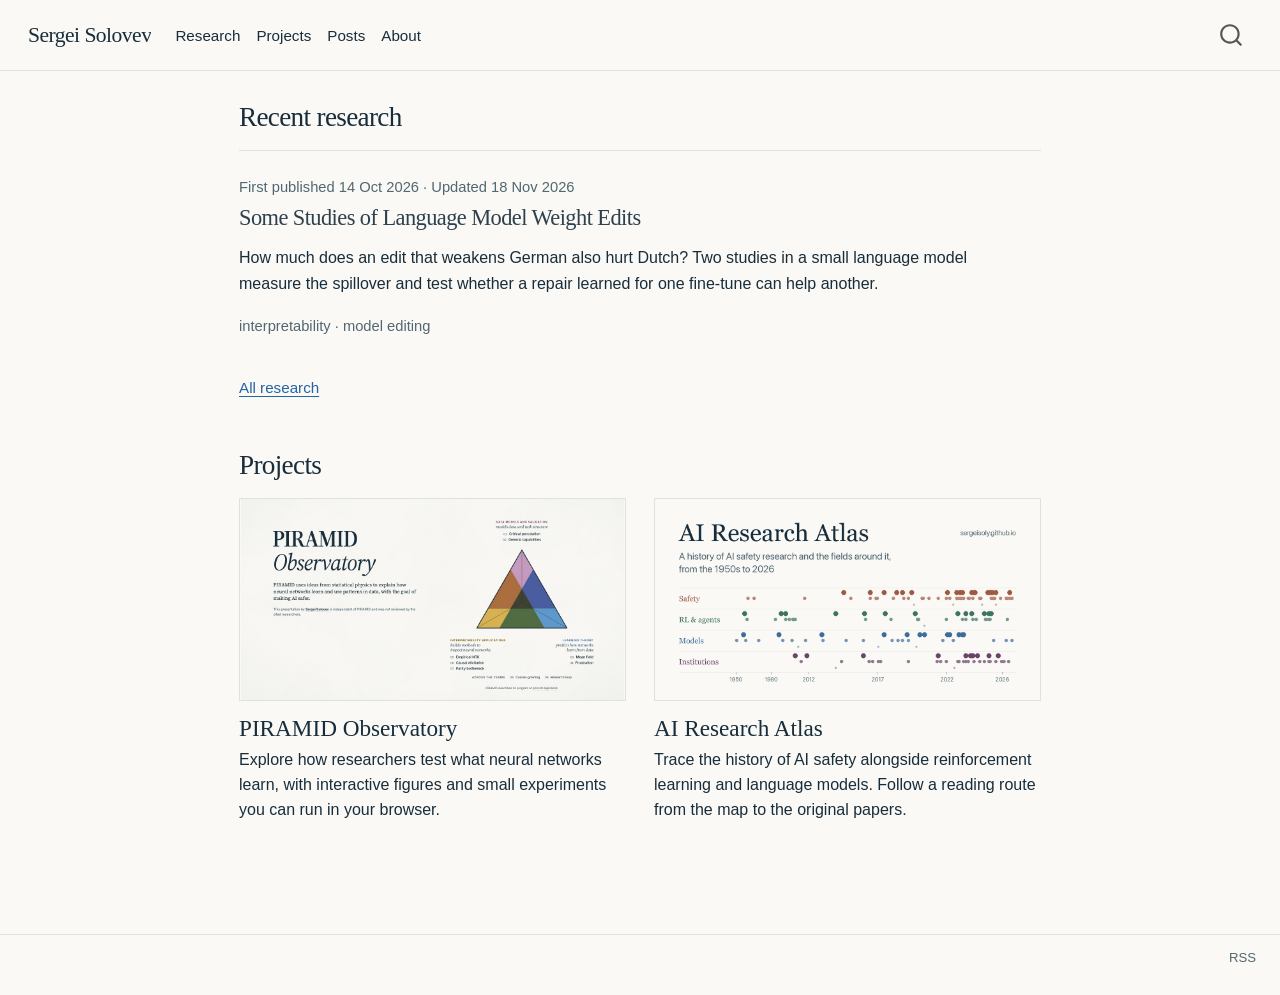
<file: index.html>
<!DOCTYPE html>
<html xmlns="http://www.w3.org/1999/xhtml" lang="en" xml:lang="en"><head>

<meta charset="utf-8">
<meta name="generator" content="quarto-1.10.19">

<meta name="viewport" content="width=device-width, initial-scale=1.0, user-scalable=yes">

<meta name="description" content="Research, interactive projects, and writing by Sergei Solovev.">

<title>Research, projects, and posts – Sergei Solovev</title>
<style>
/* Default styles provided by pandoc.
** See https://pandoc.org/MANUAL.html#variables-for-html for config info.
*/
span.smallcaps{font-variant: small-caps;}
div.columns{display: flex; gap: 1.5em;}
div.column{flex: auto;}
@media screen {
div.columns{gap: min(4vw, 1.5em);}
div.column{overflow-x: auto;}
}
div.hanging-indent{margin-left: 1.5em; text-indent: -1.5em;}
ul.task-list{list-style: none;}
ul.task-list li input[type="checkbox"] {
  width: 0.8em;
  margin: 0 0.8em 0.2em -1em; /* quarto-specific, see https://github.com/quarto-dev/quarto-cli/issues/4556 */ 
  vertical-align: middle;
}
.display.math{display: block; text-align: center; margin: 0.5rem auto;}
</style>


<script src="site_libs/quarto-nav/quarto-nav.js"></script>
<script src="site_libs/quarto-nav/headroom.min.js"></script>
<script src="site_libs/clipboard/clipboard.min.js"></script>
<script src="site_libs/quarto-search/autocomplete.umd.js"></script>
<script src="site_libs/quarto-search/fuse.min.js"></script>
<script src="site_libs/quarto-search/quarto-search.js"></script>
<meta name="quarto:offset" content="./">
<link href="./favicon.svg" rel="icon" type="image/svg+xml">
<script src="site_libs/quarto-listing/list.min.js"></script>
<script src="site_libs/quarto-listing/quarto-listing.js"></script>
<script src="site_libs/quarto-html/quarto.js" type="module"></script>
<script src="site_libs/quarto-html/tabsets/tabsets.js" type="module"></script>
<script src="site_libs/quarto-html/popper.min.js"></script>
<script src="site_libs/quarto-html/tippy.umd.min.js"></script>
<link href="site_libs/quarto-html/tippy.css" rel="stylesheet">
<link href="site_libs/quarto-html/quarto-syntax-highlighting-bf27225e3a48a9273f3daa8f8e829971.css" rel="stylesheet" id="quarto-text-highlighting-styles">
<script src="site_libs/bootstrap/bootstrap.min.js"></script>
<link href="site_libs/bootstrap/bootstrap-icons.css" rel="stylesheet">
<link href="site_libs/bootstrap/bootstrap-445b8638c3d06994fee0907d791121c4.min.css" rel="stylesheet" append-hash="true" id="quarto-bootstrap" data-mode="light">
<script id="quarto-search-options" type="application/json">{
  "location": "navbar",
  "copy-button": false,
  "collapse-after": 3,
  "panel-placement": "end",
  "type": "overlay",
  "limit": 50,
  "keyboard-shortcut": [
    "f",
    "/",
    "s"
  ],
  "show-item-context": false,
  "language": {
    "search-no-results-text": "No results",
    "search-matching-documents-text": "matching documents",
    "search-copy-link-title": "Copy link to search",
    "search-hide-matches-text": "Hide additional matches",
    "search-more-match-text": "more match in this document",
    "search-more-matches-text": "more matches in this document",
    "search-clear-button-title": "Clear",
    "search-text-placeholder": "",
    "search-detached-cancel-button-title": "Cancel",
    "search-submit-button-title": "Submit",
    "search-label": "Search"
  }
}</script>
<script>

  window.document.addEventListener("DOMContentLoaded", function (_event) {
    const listingTargetEl = window.document.querySelector('#listing-recent-writing .list');
    if (!listingTargetEl) {
      // No listing discovered, do not attach.
      return; 
    }

    const options = {
      valueNames: [{ data: ['index'] },{ data: ['categories'] }],
      
      searchColumns: [],
    };

    window['quarto-listings'] = window['quarto-listings'] || {};
    window['quarto-listings']['listing-recent-writing'] = new List('listing-recent-writing', options);

    if (window['quarto-listing-loaded']) {
      window['quarto-listing-loaded']();
    }
  });

  window.addEventListener('hashchange',() => {
    if (window['quarto-listing-loaded']) {
      window['quarto-listing-loaded']();
    }
  })
  </script>
<script data-goatcounter="https://sergeisoly.goatcounter.com/count" async="" src="https://gc.zgo.at/count.js" data-external="1"></script>


<link rel="stylesheet" href="styles.css">
<meta property="og:title" content="Research, projects, and posts – Sergei Solovev">
<meta property="og:description" content="Research, interactive projects, and writing by Sergei Solovev.">
<meta property="og:image" content="https://sergeisoly.github.io/piramid-observatory/social-card.jpg">
<meta property="og:site_name" content="Sergei Solovev">
<meta property="og:image:alt" content="">
<meta name="twitter:title" content="Research, projects, and posts – Sergei Solovev">
<meta name="twitter:description" content="Research, interactive projects, and writing by Sergei Solovev.">
<meta name="twitter:image" content="https://sergeisoly.github.io/piramid-observatory/social-card.jpg">
<meta name="twitter:image:alt" content="">
<meta name="twitter:card" content="summary_large_image">
</head>

<body class="nav-fixed personal-home personal-page fullcontent quarto-light">

<div id="quarto-search-results"></div>
  <header id="quarto-header" class="headroom fixed-top">
    <nav class="navbar navbar-expand-sm " data-bs-theme="dark">
      <div class="navbar-container container-fluid">
      <div class="navbar-brand-container mx-auto">
    <a class="navbar-brand" href="./index.html">
    <span class="navbar-title">Sergei Solovev</span>
    </a>
  </div>
            <div id="quarto-search" class="" title="Search"></div>
          <button class="navbar-toggler" type="button" data-bs-toggle="collapse" data-bs-target="#navbarCollapse" aria-controls="navbarCollapse" role="menu" aria-expanded="false" aria-label="Toggle navigation" onclick="if (window.quartoToggleHeadroom) { window.quartoToggleHeadroom(); }">
  <span class="navbar-toggler-icon"></span>
</button>
          <div class="collapse navbar-collapse" id="navbarCollapse">
            <ul class="navbar-nav navbar-nav-scroll me-auto">
  <li class="nav-item">
    <a class="nav-link" href="./research.html"> 
<span class="menu-text">Research</span></a>
  </li>  
  <li class="nav-item">
    <a class="nav-link" href="./projects.html"> 
<span class="menu-text">Projects</span></a>
  </li>  
  <li class="nav-item">
    <a class="nav-link" href="./posts.html"> 
<span class="menu-text">Posts</span></a>
  </li>  
  <li class="nav-item">
    <a class="nav-link" href="./about.html"> 
<span class="menu-text">About</span></a>
  </li>  
</ul>
          </div> <!-- /navcollapse -->
            <div class="quarto-navbar-tools">
</div>
      </div> <!-- /container-fluid -->
    </nav>
</header>
<!-- content -->
<div id="quarto-content" class="quarto-container page-columns page-rows-contents page-layout-article page-navbar">
<!-- sidebar -->
<!-- margin-sidebar -->
    
<!-- main -->
<main class="content" id="quarto-document-content">

<header id="title-block-header" class="quarto-title-block default">
<div class="quarto-title">
<h1 class="title">Research, projects, and posts</h1>
</div>

<div>
  <div class="description">
    Research, interactive projects, and writing by Sergei Solovev.
  </div>
</div>


<div class="quarto-title-meta">

    
  
    
  </div>
  


</header>


<section id="recent-research" class="level2">
<h2 data-anchor-id="recent-research">Recent research</h2>
<div class="writing-entry home-research-entry">
<p class="entry-meta">
First published <time datetime="2026-10-14">14 Oct 2026</time> · Updated <time datetime="2026-11-18">18 Nov 2026</time>
</p>
<h3 class="listing-title">
<a href="./interesearch/">Some Studies of Language Model Weight Edits</a>
</h3>
<p>How much does an edit that weakens German also hurt Dutch? Two studies in a small language model measure the spillover and test whether a repair learned for one fine-tune can help another.</p>
<p class="entry-topics">
interpretability · model editing
</p>
</div>
<p><a href="./research.html" class="section-link">All research</a></p>
</section>
<section id="projects" class="level2">
<h2 data-anchor-id="projects">Projects</h2>
<ul class="project-list">
  <li><a href="./piramid-observatory/">
    <img src="./piramid-observatory/social-card.jpg" alt="" width="1200" height="630">
    <span class="project-name">PIRAMID Observatory</span>
    <span class="project-description">Explore how researchers test what neural networks learn, with interactive figures and small experiments you can run in your browser.</span>
  </a></li>
  <li><a href="./projects/ai-research-atlas/">
    <img src="./projects/ai-research-atlas/atlas-card.png" alt="" width="1200" height="630">
    <span class="project-name">AI Research Atlas</span>
    <span class="project-description">Trace the history of AI safety alongside reinforcement learning and language models. Follow a reading route from the map to the original papers.</span>
  </a></li>
</ul>
<div id="listing-recent-writing" class="quarto-listing quarto-listing-container-custom">

<script>
// Quarto applies nonempty category hashes; clear the filter when Back removes one.
window.addEventListener("hashchange", () => {
  if (!new URLSearchParams(location.hash.slice(1)).get("category")) {
    Object.values(window["quarto-listings"] || {}).forEach(list => list.filter());
  }
});
</script>
<div class="listing-no-matching d-none">No matching items</div>
</div>



</section>

</main> <!-- /main -->
<script id="quarto-html-after-body" type="application/javascript">
  window.document.addEventListener("DOMContentLoaded", function (event) {
    const isCodeAnnotation = (el) => {
      for (const clz of el.classList) {
        if (clz.startsWith('code-annotation-')) {                     
          return true;
        }
      }
      return false;
    }
    const onCopySuccess = function(e) {
      // button target
      const button = e.trigger;
      // don't keep focus
      button.blur();
      // flash "checked"
      button.classList.add('code-copy-button-checked');
      var currentTitle = button.getAttribute("title");
      button.setAttribute("title", "Copied!");
      let tooltip;
      if (window.bootstrap) {
        button.setAttribute("data-bs-toggle", "tooltip");
        button.setAttribute("data-bs-placement", "left");
        button.setAttribute("data-bs-title", "Copied!");
        tooltip = new bootstrap.Tooltip(button, 
          { trigger: "manual", 
            customClass: "code-copy-button-tooltip",
            offset: [0, -8]});
        tooltip.show();    
      }
      setTimeout(function() {
        if (tooltip) {
          tooltip.hide();
          button.removeAttribute("data-bs-title");
          button.removeAttribute("data-bs-toggle");
          button.removeAttribute("data-bs-placement");
        }
        button.setAttribute("title", currentTitle);
        button.classList.remove('code-copy-button-checked');
      }, 1000);
      // clear code selection
      e.clearSelection();
    }
    const getTextToCopy = function(trigger) {
      const outerScaffold = trigger.parentElement.cloneNode(true);
      const codeEl = outerScaffold.querySelector('code');
      for (const childEl of codeEl.children) {
        if (isCodeAnnotation(childEl)) {
          childEl.remove();
        }
      }
      return codeEl.innerText;
    }
    const clipboard = new window.ClipboardJS('.code-copy-button:not([data-in-quarto-modal])', {
      text: getTextToCopy
    });
    clipboard.on('success', onCopySuccess);
    if (window.document.getElementById('quarto-embedded-source-code-modal')) {
      const clipboardModal = new window.ClipboardJS('.code-copy-button[data-in-quarto-modal]', {
        text: getTextToCopy,
        container: window.document.getElementById('quarto-embedded-source-code-modal')
      });
      clipboardModal.on('success', onCopySuccess);
    }
      var localhostRegex = new RegExp(/^(?:http|https):\/\/localhost\:?[0-9]*\//);
      var mailtoRegex = new RegExp(/^mailto:/);
        var filterRegex = new RegExp("https:\/\/sergeisoly\.github\.io\/");
      var isInternal = (href) => {
          return filterRegex.test(href) || localhostRegex.test(href) || mailtoRegex.test(href);
      }
      // Inspect non-navigation links and adorn them if external
     var links = window.document.querySelectorAll('a[href]:not(.nav-link):not(.navbar-brand):not(.toc-action):not(.sidebar-link):not(.sidebar-item-toggle):not(.pagination-link):not(.no-external):not([aria-hidden]):not(.dropdown-item):not(.quarto-navigation-tool):not(.about-link)');
      for (var i=0; i<links.length; i++) {
        const link = links[i];
        if (!isInternal(link.href)) {
          // undo the damage that might have been done by quarto-nav.js in the case of
          // links that we want to consider external
          if (link.dataset.originalHref !== undefined) {
            link.href = link.dataset.originalHref;
          }
        }
      }
    function tippyHover(el, contentFn, onTriggerFn, onUntriggerFn) {
      const config = {
        allowHTML: true,
        maxWidth: 500,
        delay: 100,
        arrow: false,
        appendTo: function(el) {
            return el.parentElement;
        },
        interactive: true,
        interactiveBorder: 10,
        theme: 'quarto',
        placement: 'bottom-start',
      };
      if (contentFn) {
        config.content = contentFn;
      }
      if (onTriggerFn) {
        config.onTrigger = onTriggerFn;
      }
      if (onUntriggerFn) {
        config.onUntrigger = onUntriggerFn;
      }
      window.tippy(el, config); 
    }
    const noterefs = window.document.querySelectorAll('a[role="doc-noteref"]');
    for (var i=0; i<noterefs.length; i++) {
      const ref = noterefs[i];
      tippyHover(ref, function() {
        // use id or data attribute instead here
        let href = ref.getAttribute('data-footnote-href') || ref.getAttribute('href');
        try { href = new URL(href).hash; } catch {}
        const id = href.replace(/^#\/?/, "");
        const note = window.document.getElementById(id);
        if (note) {
          return note.innerHTML;
        } else {
          return "";
        }
      });
    }
    const xrefs = window.document.querySelectorAll('a.quarto-xref');
    const processXRef = (id, note) => {
      // Strip column container classes
      const stripColumnClz = (el) => {
        el.classList.remove("page-full", "page-columns");
        if (el.children) {
          for (const child of el.children) {
            stripColumnClz(child);
          }
        }
      }
      stripColumnClz(note)
      if (id === null || id.startsWith('sec-')) {
        // Special case sections, only their first couple elements
        const container = document.createElement("div");
        if (note.children && note.children.length > 2) {
          container.appendChild(note.children[0].cloneNode(true));
          for (let i = 1; i < note.children.length; i++) {
            const child = note.children[i];
            if (child.tagName === "P" && child.innerText === "") {
              continue;
            } else {
              container.appendChild(child.cloneNode(true));
              break;
            }
          }
          if (window.Quarto?.typesetMath) {
            window.Quarto.typesetMath(container);
          }
          return container.innerHTML
        } else {
          if (window.Quarto?.typesetMath) {
            window.Quarto.typesetMath(note);
          }
          return note.innerHTML;
        }
      } else {
        // Remove any anchor links if they are present
        const anchorLink = note.querySelector('a.anchorjs-link');
        if (anchorLink) {
          anchorLink.remove();
        }
        if (window.Quarto?.typesetMath) {
          window.Quarto.typesetMath(note);
        }
        if (note.classList.contains("callout")) {
          return note.outerHTML;
        } else {
          return note.innerHTML;
        }
      }
    }
    for (var i=0; i<xrefs.length; i++) {
      const xref = xrefs[i];
      tippyHover(xref, undefined, function(instance) {
        instance.disable();
        let url = xref.getAttribute('href');
        let hash = undefined; 
        if (url.startsWith('#')) {
          hash = url;
        } else {
          try { hash = new URL(url).hash; } catch {}
        }
        if (hash) {
          const id = hash.replace(/^#\/?/, "");
          const note = window.document.getElementById(id);
          if (note !== null) {
            try {
              const html = processXRef(id, note.cloneNode(true));
              instance.setContent(html);
            } finally {
              instance.enable();
              instance.show();
            }
          } else {
            // See if we can fetch this
            fetch(url.split('#')[0])
            .then(res => res.text())
            .then(html => {
              const parser = new DOMParser();
              const htmlDoc = parser.parseFromString(html, "text/html");
              const note = htmlDoc.getElementById(id);
              if (note !== null) {
                const html = processXRef(id, note);
                instance.setContent(html);
              } 
            }).finally(() => {
              instance.enable();
              instance.show();
            });
          }
        } else {
          // See if we can fetch a full url (with no hash to target)
          // This is a special case and we should probably do some content thinning / targeting
          fetch(url)
          .then(res => res.text())
          .then(html => {
            const parser = new DOMParser();
            const htmlDoc = parser.parseFromString(html, "text/html");
            const note = htmlDoc.querySelector('main.content');
            if (note !== null) {
              // This should only happen for chapter cross references
              // (since there is no id in the URL)
              // remove the first header
              if (note.children.length > 0 && note.children[0].tagName === "HEADER") {
                note.children[0].remove();
              }
              const html = processXRef(null, note);
              instance.setContent(html);
            } 
          }).finally(() => {
            instance.enable();
            instance.show();
          });
        }
      }, function(instance) {
      });
    }
        let selectedAnnoteEl;
        const selectorForAnnotation = ( cell, annotation) => {
          let cellAttr = 'data-code-cell="' + cell + '"';
          let lineAttr = 'data-code-annotation="' +  annotation + '"';
          const selector = 'span[' + cellAttr + '][' + lineAttr + ']';
          return selector;
        }
        const selectCodeLines = (annoteEl) => {
          const doc = window.document;
          const targetCell = annoteEl.getAttribute("data-target-cell");
          const targetAnnotation = annoteEl.getAttribute("data-target-annotation");
          const annoteSpan = window.document.querySelector(selectorForAnnotation(targetCell, targetAnnotation));
          const lines = annoteSpan.getAttribute("data-code-lines").split(",");
          const lineIds = lines.map((line) => {
            return targetCell + "-" + line;
          })
          let top = null;
          let height = null;
          let parent = null;
          if (lineIds.length > 0) {
              //compute the position of the single el (top and bottom and make a div)
              const el = window.document.getElementById(lineIds[0]);
              top = el.offsetTop;
              height = el.offsetHeight;
              parent = el.parentElement.parentElement;
            if (lineIds.length > 1) {
              const lastEl = window.document.getElementById(lineIds[lineIds.length - 1]);
              const bottom = lastEl.offsetTop + lastEl.offsetHeight;
              height = bottom - top;
            }
            if (top !== null && height !== null && parent !== null) {
              // cook up a div (if necessary) and position it 
              let div = window.document.getElementById("code-annotation-line-highlight");
              if (div === null) {
                div = window.document.createElement("div");
                div.setAttribute("id", "code-annotation-line-highlight");
                div.style.position = 'absolute';
                parent.appendChild(div);
              }
              div.style.top = top - 2 + "px";
              div.style.height = height + 4 + "px";
              div.style.left = 0;
              let gutterDiv = window.document.getElementById("code-annotation-line-highlight-gutter");
              if (gutterDiv === null) {
                gutterDiv = window.document.createElement("div");
                gutterDiv.setAttribute("id", "code-annotation-line-highlight-gutter");
                gutterDiv.style.position = 'absolute';
                const codeCell = window.document.getElementById(targetCell);
                const gutter = codeCell.querySelector('.code-annotation-gutter');
                gutter.appendChild(gutterDiv);
              }
              gutterDiv.style.top = top - 2 + "px";
              gutterDiv.style.height = height + 4 + "px";
            }
            selectedAnnoteEl = annoteEl;
          }
        };
        const unselectCodeLines = () => {
          const elementsIds = ["code-annotation-line-highlight", "code-annotation-line-highlight-gutter"];
          elementsIds.forEach((elId) => {
            const div = window.document.getElementById(elId);
            if (div) {
              div.remove();
            }
          });
          selectedAnnoteEl = undefined;
        };
          // Handle positioning of the toggle
      window.addEventListener(
        "resize",
        throttle(() => {
          elRect = undefined;
          if (selectedAnnoteEl) {
            selectCodeLines(selectedAnnoteEl);
          }
        }, 10)
      );
      function throttle(fn, ms) {
      let throttle = false;
      let timer;
        return (...args) => {
          if(!throttle) { // first call gets through
              fn.apply(this, args);
              throttle = true;
          } else { // all the others get throttled
              if(timer) clearTimeout(timer); // cancel #2
              timer = setTimeout(() => {
                fn.apply(this, args);
                timer = throttle = false;
              }, ms);
          }
        };
      }
        // Attach click handler to the DT
        const annoteDls = window.document.querySelectorAll('dt[data-target-cell]');
        for (const annoteDlNode of annoteDls) {
          annoteDlNode.addEventListener('click', (event) => {
            const clickedEl = event.target;
            if (clickedEl !== selectedAnnoteEl) {
              unselectCodeLines();
              const activeEl = window.document.querySelector('dt[data-target-cell].code-annotation-active');
              if (activeEl) {
                activeEl.classList.remove('code-annotation-active');
              }
              selectCodeLines(clickedEl);
              clickedEl.classList.add('code-annotation-active');
            } else {
              // Unselect the line
              unselectCodeLines();
              clickedEl.classList.remove('code-annotation-active');
            }
          });
        }
    const findCites = (el) => {
      const parentEl = el.parentElement;
      if (parentEl) {
        const cites = parentEl.dataset.cites;
        if (cites) {
          return {
            el,
            cites: cites.split(' ')
          };
        } else {
          return findCites(el.parentElement)
        }
      } else {
        return undefined;
      }
    };
    var bibliorefs = window.document.querySelectorAll('a[role="doc-biblioref"]');
    for (var i=0; i<bibliorefs.length; i++) {
      const ref = bibliorefs[i];
      const citeInfo = findCites(ref);
      if (citeInfo) {
        tippyHover(citeInfo.el, function() {
          var popup = window.document.createElement('div');
          citeInfo.cites.forEach(function(cite) {
            var citeDiv = window.document.createElement('div');
            citeDiv.classList.add('hanging-indent');
            citeDiv.classList.add('csl-entry');
            var biblioDiv = window.document.getElementById('ref-' + cite);
            if (biblioDiv) {
              citeDiv.innerHTML = biblioDiv.innerHTML;
            }
            popup.appendChild(citeDiv);
          });
          return popup.innerHTML;
        });
      }
    }
  });
  </script>
</div> <!-- /content -->
<footer class="footer">
  <div class="nav-footer">
    <div class="nav-footer-left">
      &nbsp;
    </div>   
    <div class="nav-footer-center">
      &nbsp;
    </div>
    <div class="nav-footer-right">
      <ul class="footer-items list-unstyled">
    <li class="nav-item">
    <a class="nav-link" href="./posts.xml">
<p>RSS</p>
</a>
  </li>  
</ul>
    </div>
  </div>
</footer>




</body></html>
</file>
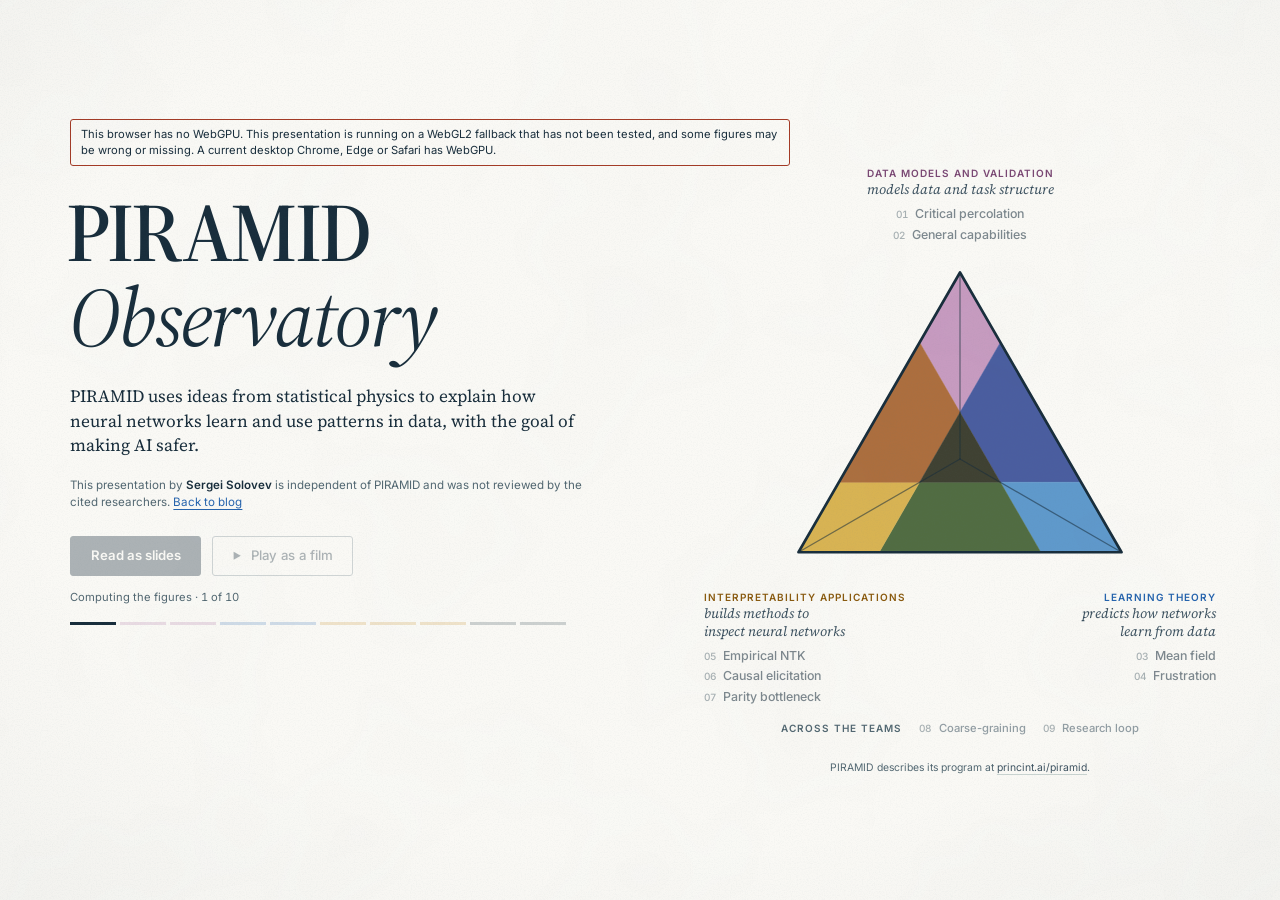
<file: piramid-observatory/index.html>
<!doctype html>
<html lang="en">
  <head>
    <meta charset="utf-8" />
    <meta name="viewport" content="width=device-width, initial-scale=1" />
    <meta name="color-scheme" content="light" />
    <title>PIRAMID Observatory</title>
    <meta name="description" content="How can we tell which features a neural network learns and uses? An independent presentation of PIRAMID’s interpretability research by Sergei Solovev, with interactive experiments." />
    <meta property="og:type" content="website" />
    <meta property="og:title" content="PIRAMID Observatory" />
    <meta property="og:description" content="How can we tell which features a neural network learns and uses? An independent presentation of PIRAMID’s interpretability research by Sergei Solovev, with interactive experiments." />
    <meta property="og:url" content="https://sergeisoly.github.io/piramid-observatory/" />
    <meta property="og:image" content="https://sergeisoly.github.io/piramid-observatory/social-card.jpg" />
    <meta property="og:image:alt" content="PIRAMID Observatory. A chapter map connects data models, learning theory and interpretability applications." />
    <meta name="twitter:card" content="summary_large_image" />
    <link rel="icon" href="data:image/svg+xml,%3Csvg xmlns='http://www.w3.org/2000/svg' viewBox='0 0 32 32'%3E%3Crect width='32' height='32' rx='4' fill='%23faf9f5'/%3E%3Cpath d='M16 6 27 25H5z' fill='none' stroke='%23182d3b' stroke-width='2' stroke-linejoin='round'/%3E%3C/svg%3E" />
    <noscript><style>#stage,#hud,#boot,.grain{display:none!important}body{color:#182d3b;background:#faf9f5;min-height:100vh;margin:0;font:18px/1.6 system-ui,sans-serif}.no-js{box-sizing:border-box;max-width:44rem;margin:12vh auto;padding:2rem}.no-js h1{font-size:2rem;line-height:1.2}.no-js a{color:inherit}</style></noscript>
    <script type="module" crossorigin src="./assets/index-3t9pnD4h.js"></script>
    <link rel="stylesheet" crossorigin href="./assets/index-GTlOuoz_.css">
  <script data-goatcounter="https://sergeisoly.goatcounter.com/count"
        async src="https://gc.zgo.at/count.js" data-external="1"></script>
</head>
  <body>
    <div id="stage"></div>
    <div id="hud"></div>
    <div id="boot"></div>
    <div class="grain" aria-hidden="true"></div>
    <noscript><main class="no-js">
      <h1>PIRAMID Observatory</h1>
      <p>Enable JavaScript and use a browser with WebGPU to view the slides or play the film. Small experiments run in your browser. Other figures show the researchers’ results or computations run in advance.</p>
      <p><a href="https://princint.ai/piramid/">Visit PIRAMID's research page</a>.</p>
    </main></noscript>
  </body>
</html>
</file>
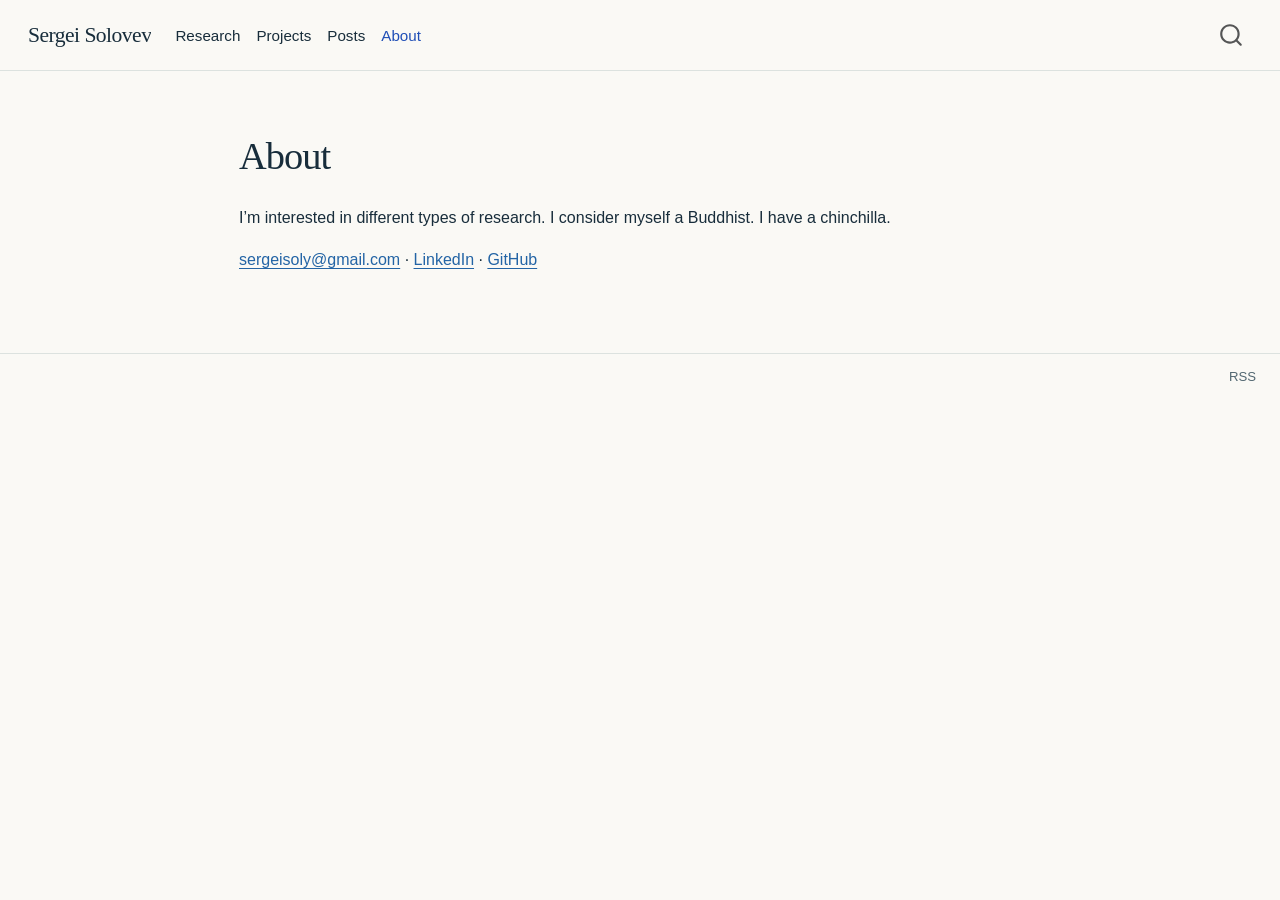
<file: about.html>
<!DOCTYPE html>
<html xmlns="http://www.w3.org/1999/xhtml" lang="en" xml:lang="en"><head>

<meta charset="utf-8">
<meta name="generator" content="quarto-1.10.19">

<meta name="viewport" content="width=device-width, initial-scale=1.0, user-scalable=yes">

<meta name="description" content="About Sergei Solovev and contact information.">

<title>About – Sergei Solovev</title>
<style>
/* Default styles provided by pandoc.
** See https://pandoc.org/MANUAL.html#variables-for-html for config info.
*/
span.smallcaps{font-variant: small-caps;}
div.columns{display: flex; gap: 1.5em;}
div.column{flex: auto;}
@media screen {
div.columns{gap: min(4vw, 1.5em);}
div.column{overflow-x: auto;}
}
div.hanging-indent{margin-left: 1.5em; text-indent: -1.5em;}
ul.task-list{list-style: none;}
ul.task-list li input[type="checkbox"] {
  width: 0.8em;
  margin: 0 0.8em 0.2em -1em; /* quarto-specific, see https://github.com/quarto-dev/quarto-cli/issues/4556 */ 
  vertical-align: middle;
}
.display.math{display: block; text-align: center; margin: 0.5rem auto;}
</style>


<script src="site_libs/quarto-nav/quarto-nav.js"></script>
<script src="site_libs/quarto-nav/headroom.min.js"></script>
<script src="site_libs/clipboard/clipboard.min.js"></script>
<script src="site_libs/quarto-search/autocomplete.umd.js"></script>
<script src="site_libs/quarto-search/fuse.min.js"></script>
<script src="site_libs/quarto-search/quarto-search.js"></script>
<meta name="quarto:offset" content="./">
<link href="./favicon.svg" rel="icon" type="image/svg+xml">
<script src="site_libs/quarto-html/quarto.js" type="module"></script>
<script src="site_libs/quarto-html/tabsets/tabsets.js" type="module"></script>
<script src="site_libs/quarto-html/popper.min.js"></script>
<script src="site_libs/quarto-html/tippy.umd.min.js"></script>
<script src="site_libs/quarto-html/anchor.min.js"></script>
<link href="site_libs/quarto-html/tippy.css" rel="stylesheet">
<link href="site_libs/quarto-html/quarto-syntax-highlighting-bf27225e3a48a9273f3daa8f8e829971.css" rel="stylesheet" id="quarto-text-highlighting-styles">
<script src="site_libs/bootstrap/bootstrap.min.js"></script>
<link href="site_libs/bootstrap/bootstrap-icons.css" rel="stylesheet">
<link href="site_libs/bootstrap/bootstrap-445b8638c3d06994fee0907d791121c4.min.css" rel="stylesheet" append-hash="true" id="quarto-bootstrap" data-mode="light">
<script id="quarto-search-options" type="application/json">{
  "location": "navbar",
  "copy-button": false,
  "collapse-after": 3,
  "panel-placement": "end",
  "type": "overlay",
  "limit": 50,
  "keyboard-shortcut": [
    "f",
    "/",
    "s"
  ],
  "show-item-context": false,
  "language": {
    "search-no-results-text": "No results",
    "search-matching-documents-text": "matching documents",
    "search-copy-link-title": "Copy link to search",
    "search-hide-matches-text": "Hide additional matches",
    "search-more-match-text": "more match in this document",
    "search-more-matches-text": "more matches in this document",
    "search-clear-button-title": "Clear",
    "search-text-placeholder": "",
    "search-detached-cancel-button-title": "Cancel",
    "search-submit-button-title": "Submit",
    "search-label": "Search"
  }
}</script>
<script data-goatcounter="https://sergeisoly.goatcounter.com/count" async="" src="https://gc.zgo.at/count.js" data-external="1"></script>


<link rel="stylesheet" href="styles.css">
<meta property="og:title" content="About – Sergei Solovev">
<meta property="og:description" content="About Sergei Solovev and contact information.">
<meta property="og:image" content="https://sergeisoly.github.io/social-card.png">
<meta property="og:site_name" content="Sergei Solovev">
<meta property="og:image:height" content="630">
<meta property="og:image:width" content="1200">
<meta name="twitter:title" content="About – Sergei Solovev">
<meta name="twitter:description" content="About Sergei Solovev and contact information.">
<meta name="twitter:image" content="https://sergeisoly.github.io/social-card.png">
<meta name="twitter:image-height" content="630">
<meta name="twitter:image-width" content="1200">
<meta name="twitter:card" content="summary_large_image">
</head>

<body class="nav-fixed personal-page fullcontent quarto-light">

<div id="quarto-search-results"></div>
  <header id="quarto-header" class="headroom fixed-top">
    <nav class="navbar navbar-expand-sm " data-bs-theme="dark">
      <div class="navbar-container container-fluid">
      <div class="navbar-brand-container mx-auto">
    <a class="navbar-brand" href="./index.html">
    <span class="navbar-title">Sergei Solovev</span>
    </a>
  </div>
            <div id="quarto-search" class="" title="Search"></div>
          <button class="navbar-toggler" type="button" data-bs-toggle="collapse" data-bs-target="#navbarCollapse" aria-controls="navbarCollapse" role="menu" aria-expanded="false" aria-label="Toggle navigation" onclick="if (window.quartoToggleHeadroom) { window.quartoToggleHeadroom(); }">
  <span class="navbar-toggler-icon"></span>
</button>
          <div class="collapse navbar-collapse" id="navbarCollapse">
            <ul class="navbar-nav navbar-nav-scroll me-auto">
  <li class="nav-item">
    <a class="nav-link" href="./research.html"> 
<span class="menu-text">Research</span></a>
  </li>  
  <li class="nav-item">
    <a class="nav-link" href="./projects.html"> 
<span class="menu-text">Projects</span></a>
  </li>  
  <li class="nav-item">
    <a class="nav-link" href="./posts.html"> 
<span class="menu-text">Posts</span></a>
  </li>  
  <li class="nav-item">
    <a class="nav-link active" href="./about.html" aria-current="page"> 
<span class="menu-text">About</span></a>
  </li>  
</ul>
          </div> <!-- /navcollapse -->
            <div class="quarto-navbar-tools">
</div>
      </div> <!-- /container-fluid -->
    </nav>
</header>
<!-- content -->
<div id="quarto-content" class="quarto-container page-columns page-rows-contents page-layout-article page-navbar">
<!-- sidebar -->
<!-- margin-sidebar -->
    
<!-- main -->
<main class="content" id="quarto-document-content">

<header id="title-block-header" class="quarto-title-block default">
<div class="quarto-title">
<h1 class="title">About</h1>
</div>

<div>
  <div class="description">
    About Sergei Solovev and contact information.
  </div>
</div>


<div class="quarto-title-meta">

    
  
    
  </div>
  


</header>


<p>I’m interested in different types of research. I consider myself a Buddhist. I have a chinchilla.</p>
<p><a href="mailto:sergeisoly@gmail.com">sergeisoly@gmail.com</a> · <a href="https://www.linkedin.com/in/sergeisoly">LinkedIn</a> · <a href="https://github.com/sergeisoly">GitHub</a></p>



</main> <!-- /main -->
<script id="quarto-html-after-body" type="application/javascript">
  window.document.addEventListener("DOMContentLoaded", function (event) {
    const icon = "";
    const anchorJS = new window.AnchorJS();
    anchorJS.options = {
      placement: 'right',
      icon: icon
    };
    anchorJS.add('.anchored');
    const isCodeAnnotation = (el) => {
      for (const clz of el.classList) {
        if (clz.startsWith('code-annotation-')) {                     
          return true;
        }
      }
      return false;
    }
    const onCopySuccess = function(e) {
      // button target
      const button = e.trigger;
      // don't keep focus
      button.blur();
      // flash "checked"
      button.classList.add('code-copy-button-checked');
      var currentTitle = button.getAttribute("title");
      button.setAttribute("title", "Copied!");
      let tooltip;
      if (window.bootstrap) {
        button.setAttribute("data-bs-toggle", "tooltip");
        button.setAttribute("data-bs-placement", "left");
        button.setAttribute("data-bs-title", "Copied!");
        tooltip = new bootstrap.Tooltip(button, 
          { trigger: "manual", 
            customClass: "code-copy-button-tooltip",
            offset: [0, -8]});
        tooltip.show();    
      }
      setTimeout(function() {
        if (tooltip) {
          tooltip.hide();
          button.removeAttribute("data-bs-title");
          button.removeAttribute("data-bs-toggle");
          button.removeAttribute("data-bs-placement");
        }
        button.setAttribute("title", currentTitle);
        button.classList.remove('code-copy-button-checked');
      }, 1000);
      // clear code selection
      e.clearSelection();
    }
    const getTextToCopy = function(trigger) {
      const outerScaffold = trigger.parentElement.cloneNode(true);
      const codeEl = outerScaffold.querySelector('code');
      for (const childEl of codeEl.children) {
        if (isCodeAnnotation(childEl)) {
          childEl.remove();
        }
      }
      return codeEl.innerText;
    }
    const clipboard = new window.ClipboardJS('.code-copy-button:not([data-in-quarto-modal])', {
      text: getTextToCopy
    });
    clipboard.on('success', onCopySuccess);
    if (window.document.getElementById('quarto-embedded-source-code-modal')) {
      const clipboardModal = new window.ClipboardJS('.code-copy-button[data-in-quarto-modal]', {
        text: getTextToCopy,
        container: window.document.getElementById('quarto-embedded-source-code-modal')
      });
      clipboardModal.on('success', onCopySuccess);
    }
      var localhostRegex = new RegExp(/^(?:http|https):\/\/localhost\:?[0-9]*\//);
      var mailtoRegex = new RegExp(/^mailto:/);
        var filterRegex = new RegExp("https:\/\/sergeisoly\.github\.io\/");
      var isInternal = (href) => {
          return filterRegex.test(href) || localhostRegex.test(href) || mailtoRegex.test(href);
      }
      // Inspect non-navigation links and adorn them if external
     var links = window.document.querySelectorAll('a[href]:not(.nav-link):not(.navbar-brand):not(.toc-action):not(.sidebar-link):not(.sidebar-item-toggle):not(.pagination-link):not(.no-external):not([aria-hidden]):not(.dropdown-item):not(.quarto-navigation-tool):not(.about-link)');
      for (var i=0; i<links.length; i++) {
        const link = links[i];
        if (!isInternal(link.href)) {
          // undo the damage that might have been done by quarto-nav.js in the case of
          // links that we want to consider external
          if (link.dataset.originalHref !== undefined) {
            link.href = link.dataset.originalHref;
          }
        }
      }
    function tippyHover(el, contentFn, onTriggerFn, onUntriggerFn) {
      const config = {
        allowHTML: true,
        maxWidth: 500,
        delay: 100,
        arrow: false,
        appendTo: function(el) {
            return el.parentElement;
        },
        interactive: true,
        interactiveBorder: 10,
        theme: 'quarto',
        placement: 'bottom-start',
      };
      if (contentFn) {
        config.content = contentFn;
      }
      if (onTriggerFn) {
        config.onTrigger = onTriggerFn;
      }
      if (onUntriggerFn) {
        config.onUntrigger = onUntriggerFn;
      }
      window.tippy(el, config); 
    }
    const noterefs = window.document.querySelectorAll('a[role="doc-noteref"]');
    for (var i=0; i<noterefs.length; i++) {
      const ref = noterefs[i];
      tippyHover(ref, function() {
        // use id or data attribute instead here
        let href = ref.getAttribute('data-footnote-href') || ref.getAttribute('href');
        try { href = new URL(href).hash; } catch {}
        const id = href.replace(/^#\/?/, "");
        const note = window.document.getElementById(id);
        if (note) {
          return note.innerHTML;
        } else {
          return "";
        }
      });
    }
    const xrefs = window.document.querySelectorAll('a.quarto-xref');
    const processXRef = (id, note) => {
      // Strip column container classes
      const stripColumnClz = (el) => {
        el.classList.remove("page-full", "page-columns");
        if (el.children) {
          for (const child of el.children) {
            stripColumnClz(child);
          }
        }
      }
      stripColumnClz(note)
      if (id === null || id.startsWith('sec-')) {
        // Special case sections, only their first couple elements
        const container = document.createElement("div");
        if (note.children && note.children.length > 2) {
          container.appendChild(note.children[0].cloneNode(true));
          for (let i = 1; i < note.children.length; i++) {
            const child = note.children[i];
            if (child.tagName === "P" && child.innerText === "") {
              continue;
            } else {
              container.appendChild(child.cloneNode(true));
              break;
            }
          }
          if (window.Quarto?.typesetMath) {
            window.Quarto.typesetMath(container);
          }
          return container.innerHTML
        } else {
          if (window.Quarto?.typesetMath) {
            window.Quarto.typesetMath(note);
          }
          return note.innerHTML;
        }
      } else {
        // Remove any anchor links if they are present
        const anchorLink = note.querySelector('a.anchorjs-link');
        if (anchorLink) {
          anchorLink.remove();
        }
        if (window.Quarto?.typesetMath) {
          window.Quarto.typesetMath(note);
        }
        if (note.classList.contains("callout")) {
          return note.outerHTML;
        } else {
          return note.innerHTML;
        }
      }
    }
    for (var i=0; i<xrefs.length; i++) {
      const xref = xrefs[i];
      tippyHover(xref, undefined, function(instance) {
        instance.disable();
        let url = xref.getAttribute('href');
        let hash = undefined; 
        if (url.startsWith('#')) {
          hash = url;
        } else {
          try { hash = new URL(url).hash; } catch {}
        }
        if (hash) {
          const id = hash.replace(/^#\/?/, "");
          const note = window.document.getElementById(id);
          if (note !== null) {
            try {
              const html = processXRef(id, note.cloneNode(true));
              instance.setContent(html);
            } finally {
              instance.enable();
              instance.show();
            }
          } else {
            // See if we can fetch this
            fetch(url.split('#')[0])
            .then(res => res.text())
            .then(html => {
              const parser = new DOMParser();
              const htmlDoc = parser.parseFromString(html, "text/html");
              const note = htmlDoc.getElementById(id);
              if (note !== null) {
                const html = processXRef(id, note);
                instance.setContent(html);
              } 
            }).finally(() => {
              instance.enable();
              instance.show();
            });
          }
        } else {
          // See if we can fetch a full url (with no hash to target)
          // This is a special case and we should probably do some content thinning / targeting
          fetch(url)
          .then(res => res.text())
          .then(html => {
            const parser = new DOMParser();
            const htmlDoc = parser.parseFromString(html, "text/html");
            const note = htmlDoc.querySelector('main.content');
            if (note !== null) {
              // This should only happen for chapter cross references
              // (since there is no id in the URL)
              // remove the first header
              if (note.children.length > 0 && note.children[0].tagName === "HEADER") {
                note.children[0].remove();
              }
              const html = processXRef(null, note);
              instance.setContent(html);
            } 
          }).finally(() => {
            instance.enable();
            instance.show();
          });
        }
      }, function(instance) {
      });
    }
        let selectedAnnoteEl;
        const selectorForAnnotation = ( cell, annotation) => {
          let cellAttr = 'data-code-cell="' + cell + '"';
          let lineAttr = 'data-code-annotation="' +  annotation + '"';
          const selector = 'span[' + cellAttr + '][' + lineAttr + ']';
          return selector;
        }
        const selectCodeLines = (annoteEl) => {
          const doc = window.document;
          const targetCell = annoteEl.getAttribute("data-target-cell");
          const targetAnnotation = annoteEl.getAttribute("data-target-annotation");
          const annoteSpan = window.document.querySelector(selectorForAnnotation(targetCell, targetAnnotation));
          const lines = annoteSpan.getAttribute("data-code-lines").split(",");
          const lineIds = lines.map((line) => {
            return targetCell + "-" + line;
          })
          let top = null;
          let height = null;
          let parent = null;
          if (lineIds.length > 0) {
              //compute the position of the single el (top and bottom and make a div)
              const el = window.document.getElementById(lineIds[0]);
              top = el.offsetTop;
              height = el.offsetHeight;
              parent = el.parentElement.parentElement;
            if (lineIds.length > 1) {
              const lastEl = window.document.getElementById(lineIds[lineIds.length - 1]);
              const bottom = lastEl.offsetTop + lastEl.offsetHeight;
              height = bottom - top;
            }
            if (top !== null && height !== null && parent !== null) {
              // cook up a div (if necessary) and position it 
              let div = window.document.getElementById("code-annotation-line-highlight");
              if (div === null) {
                div = window.document.createElement("div");
                div.setAttribute("id", "code-annotation-line-highlight");
                div.style.position = 'absolute';
                parent.appendChild(div);
              }
              div.style.top = top - 2 + "px";
              div.style.height = height + 4 + "px";
              div.style.left = 0;
              let gutterDiv = window.document.getElementById("code-annotation-line-highlight-gutter");
              if (gutterDiv === null) {
                gutterDiv = window.document.createElement("div");
                gutterDiv.setAttribute("id", "code-annotation-line-highlight-gutter");
                gutterDiv.style.position = 'absolute';
                const codeCell = window.document.getElementById(targetCell);
                const gutter = codeCell.querySelector('.code-annotation-gutter');
                gutter.appendChild(gutterDiv);
              }
              gutterDiv.style.top = top - 2 + "px";
              gutterDiv.style.height = height + 4 + "px";
            }
            selectedAnnoteEl = annoteEl;
          }
        };
        const unselectCodeLines = () => {
          const elementsIds = ["code-annotation-line-highlight", "code-annotation-line-highlight-gutter"];
          elementsIds.forEach((elId) => {
            const div = window.document.getElementById(elId);
            if (div) {
              div.remove();
            }
          });
          selectedAnnoteEl = undefined;
        };
          // Handle positioning of the toggle
      window.addEventListener(
        "resize",
        throttle(() => {
          elRect = undefined;
          if (selectedAnnoteEl) {
            selectCodeLines(selectedAnnoteEl);
          }
        }, 10)
      );
      function throttle(fn, ms) {
      let throttle = false;
      let timer;
        return (...args) => {
          if(!throttle) { // first call gets through
              fn.apply(this, args);
              throttle = true;
          } else { // all the others get throttled
              if(timer) clearTimeout(timer); // cancel #2
              timer = setTimeout(() => {
                fn.apply(this, args);
                timer = throttle = false;
              }, ms);
          }
        };
      }
        // Attach click handler to the DT
        const annoteDls = window.document.querySelectorAll('dt[data-target-cell]');
        for (const annoteDlNode of annoteDls) {
          annoteDlNode.addEventListener('click', (event) => {
            const clickedEl = event.target;
            if (clickedEl !== selectedAnnoteEl) {
              unselectCodeLines();
              const activeEl = window.document.querySelector('dt[data-target-cell].code-annotation-active');
              if (activeEl) {
                activeEl.classList.remove('code-annotation-active');
              }
              selectCodeLines(clickedEl);
              clickedEl.classList.add('code-annotation-active');
            } else {
              // Unselect the line
              unselectCodeLines();
              clickedEl.classList.remove('code-annotation-active');
            }
          });
        }
    const findCites = (el) => {
      const parentEl = el.parentElement;
      if (parentEl) {
        const cites = parentEl.dataset.cites;
        if (cites) {
          return {
            el,
            cites: cites.split(' ')
          };
        } else {
          return findCites(el.parentElement)
        }
      } else {
        return undefined;
      }
    };
    var bibliorefs = window.document.querySelectorAll('a[role="doc-biblioref"]');
    for (var i=0; i<bibliorefs.length; i++) {
      const ref = bibliorefs[i];
      const citeInfo = findCites(ref);
      if (citeInfo) {
        tippyHover(citeInfo.el, function() {
          var popup = window.document.createElement('div');
          citeInfo.cites.forEach(function(cite) {
            var citeDiv = window.document.createElement('div');
            citeDiv.classList.add('hanging-indent');
            citeDiv.classList.add('csl-entry');
            var biblioDiv = window.document.getElementById('ref-' + cite);
            if (biblioDiv) {
              citeDiv.innerHTML = biblioDiv.innerHTML;
            }
            popup.appendChild(citeDiv);
          });
          return popup.innerHTML;
        });
      }
    }
  });
  </script>
</div> <!-- /content -->
<footer class="footer">
  <div class="nav-footer">
    <div class="nav-footer-left">
      &nbsp;
    </div>   
    <div class="nav-footer-center">
      &nbsp;
    </div>
    <div class="nav-footer-right">
      <ul class="footer-items list-unstyled">
    <li class="nav-item">
    <a class="nav-link" href="./posts.xml">
<p>RSS</p>
</a>
  </li>  
</ul>
    </div>
  </div>
</footer>




</body></html>
</file>
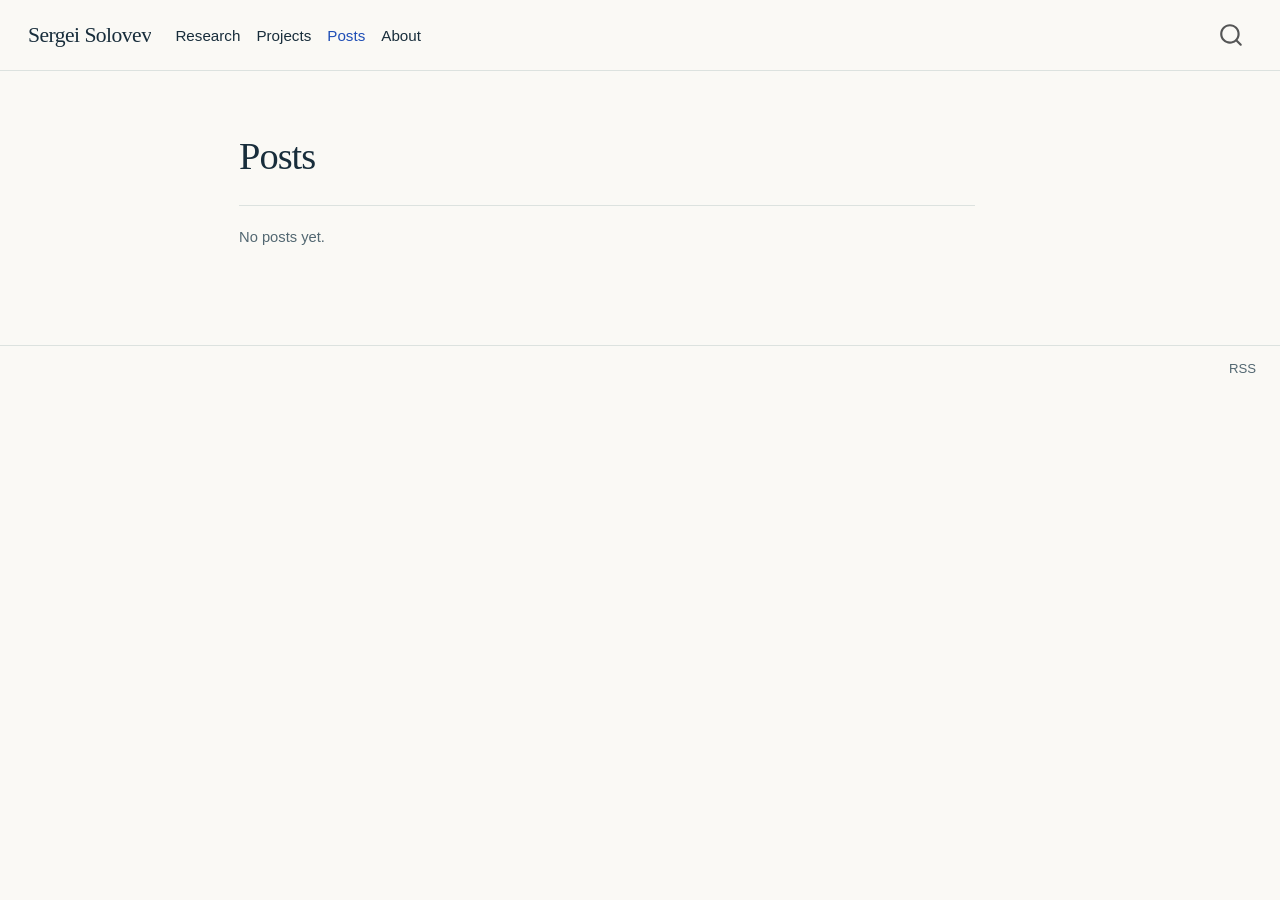
<file: posts.html>
<!DOCTYPE html>
<html xmlns="http://www.w3.org/1999/xhtml" lang="en" xml:lang="en"><head>

<meta charset="utf-8">
<meta name="generator" content="quarto-1.10.19">

<meta name="viewport" content="width=device-width, initial-scale=1.0, user-scalable=yes">

<meta name="description" content="Essays, notes, and observations by Sergei Solovev.">

<title>Posts – Sergei Solovev</title>
<style>
/* Default styles provided by pandoc.
** See https://pandoc.org/MANUAL.html#variables-for-html for config info.
*/
span.smallcaps{font-variant: small-caps;}
div.columns{display: flex; gap: 1.5em;}
div.column{flex: auto;}
@media screen {
div.columns{gap: min(4vw, 1.5em);}
div.column{overflow-x: auto;}
}
div.hanging-indent{margin-left: 1.5em; text-indent: -1.5em;}
ul.task-list{list-style: none;}
ul.task-list li input[type="checkbox"] {
  width: 0.8em;
  margin: 0 0.8em 0.2em -1em; /* quarto-specific, see https://github.com/quarto-dev/quarto-cli/issues/4556 */ 
  vertical-align: middle;
}
.display.math{display: block; text-align: center; margin: 0.5rem auto;}
</style>


<script src="site_libs/quarto-nav/quarto-nav.js"></script>
<script src="site_libs/quarto-nav/headroom.min.js"></script>
<script src="site_libs/clipboard/clipboard.min.js"></script>
<script src="site_libs/quarto-search/autocomplete.umd.js"></script>
<script src="site_libs/quarto-search/fuse.min.js"></script>
<script src="site_libs/quarto-search/quarto-search.js"></script>
<meta name="quarto:offset" content="./">
<link href="./favicon.svg" rel="icon" type="image/svg+xml">
<script src="site_libs/quarto-listing/list.min.js"></script>
<script src="site_libs/quarto-listing/quarto-listing.js"></script>
<script src="site_libs/quarto-html/quarto.js" type="module"></script>
<script src="site_libs/quarto-html/tabsets/tabsets.js" type="module"></script>
<script src="site_libs/quarto-html/popper.min.js"></script>
<script src="site_libs/quarto-html/tippy.umd.min.js"></script>
<link href="site_libs/quarto-html/tippy.css" rel="stylesheet">
<link href="site_libs/quarto-html/quarto-syntax-highlighting-bf27225e3a48a9273f3daa8f8e829971.css" rel="stylesheet" id="quarto-text-highlighting-styles">
<script src="site_libs/bootstrap/bootstrap.min.js"></script>
<link href="site_libs/bootstrap/bootstrap-icons.css" rel="stylesheet">
<link href="site_libs/bootstrap/bootstrap-445b8638c3d06994fee0907d791121c4.min.css" rel="stylesheet" append-hash="true" id="quarto-bootstrap" data-mode="light">
<script id="quarto-search-options" type="application/json">{
  "location": "navbar",
  "copy-button": false,
  "collapse-after": 3,
  "panel-placement": "end",
  "type": "overlay",
  "limit": 50,
  "keyboard-shortcut": [
    "f",
    "/",
    "s"
  ],
  "show-item-context": false,
  "language": {
    "search-no-results-text": "No results",
    "search-matching-documents-text": "matching documents",
    "search-copy-link-title": "Copy link to search",
    "search-hide-matches-text": "Hide additional matches",
    "search-more-match-text": "more match in this document",
    "search-more-matches-text": "more matches in this document",
    "search-clear-button-title": "Clear",
    "search-text-placeholder": "",
    "search-detached-cancel-button-title": "Cancel",
    "search-submit-button-title": "Submit",
    "search-label": "Search"
  }
}</script>
<script>

  window.document.addEventListener("DOMContentLoaded", function (_event) {
    const listingTargetEl = window.document.querySelector('#listing-all-posts .list');
    if (!listingTargetEl) {
      // No listing discovered, do not attach.
      return; 
    }

    const options = {
      valueNames: [{ data: ['index'] },{ data: ['categories'] }],
      
      searchColumns: [],
    };

    window['quarto-listings'] = window['quarto-listings'] || {};
    window['quarto-listings']['listing-all-posts'] = new List('listing-all-posts', options);

    if (window['quarto-listing-loaded']) {
      window['quarto-listing-loaded']();
    }
  });

  window.addEventListener('hashchange',() => {
    if (window['quarto-listing-loaded']) {
      window['quarto-listing-loaded']();
    }
  })
  </script>
<script data-goatcounter="https://sergeisoly.goatcounter.com/count" async="" src="https://gc.zgo.at/count.js" data-external="1"></script>


<link rel="stylesheet" href="styles.css">
<link rel="alternate" type="application/rss+xml" title="Sergei Solovev" href="posts.xml" data-external="1"><meta property="og:title" content="Posts – Sergei Solovev">
<meta property="og:description" content="Essays, notes, and observations by Sergei Solovev.">
<meta property="og:image" content="https://sergeisoly.github.io/social-card.png">
<meta property="og:site_name" content="Sergei Solovev">
<meta property="og:image:height" content="630">
<meta property="og:image:width" content="1200">
<meta name="twitter:title" content="Posts – Sergei Solovev">
<meta name="twitter:description" content="Essays, notes, and observations by Sergei Solovev.">
<meta name="twitter:image" content="https://sergeisoly.github.io/social-card.png">
<meta name="twitter:image-height" content="630">
<meta name="twitter:image-width" content="1200">
<meta name="twitter:card" content="summary_large_image">
</head>

<body class="nav-fixed personal-page fullcontent quarto-light">

<div id="quarto-search-results"></div>
  <header id="quarto-header" class="headroom fixed-top">
    <nav class="navbar navbar-expand-sm " data-bs-theme="dark">
      <div class="navbar-container container-fluid">
      <div class="navbar-brand-container mx-auto">
    <a class="navbar-brand" href="./index.html">
    <span class="navbar-title">Sergei Solovev</span>
    </a>
  </div>
            <div id="quarto-search" class="" title="Search"></div>
          <button class="navbar-toggler" type="button" data-bs-toggle="collapse" data-bs-target="#navbarCollapse" aria-controls="navbarCollapse" role="menu" aria-expanded="false" aria-label="Toggle navigation" onclick="if (window.quartoToggleHeadroom) { window.quartoToggleHeadroom(); }">
  <span class="navbar-toggler-icon"></span>
</button>
          <div class="collapse navbar-collapse" id="navbarCollapse">
            <ul class="navbar-nav navbar-nav-scroll me-auto">
  <li class="nav-item">
    <a class="nav-link" href="./research.html"> 
<span class="menu-text">Research</span></a>
  </li>  
  <li class="nav-item">
    <a class="nav-link" href="./projects.html"> 
<span class="menu-text">Projects</span></a>
  </li>  
  <li class="nav-item">
    <a class="nav-link active" href="./posts.html" aria-current="page"> 
<span class="menu-text">Posts</span></a>
  </li>  
  <li class="nav-item">
    <a class="nav-link" href="./about.html"> 
<span class="menu-text">About</span></a>
  </li>  
</ul>
          </div> <!-- /navcollapse -->
            <div class="quarto-navbar-tools">
</div>
      </div> <!-- /container-fluid -->
    </nav>
</header>
<!-- content -->
<div id="quarto-content" class="quarto-container page-columns page-rows-contents page-layout-article page-navbar">
<!-- sidebar -->
<!-- margin-sidebar -->
    
<!-- main -->
<main class="content" id="quarto-document-content">

<header id="title-block-header" class="quarto-title-block default">
<div class="quarto-title">
<h1 class="title">Posts</h1>
</div>

<div>
  <div class="description">
    Essays, notes, and observations by Sergei Solovev.
  </div>
</div>


<div class="quarto-title-meta">

    
  
    
  </div>
  


</header>


<div id="listing-all-posts" class="quarto-listing quarto-listing-container-custom">

<p class="writing-empty">No posts yet.</p>

<script>
// Quarto applies nonempty category hashes; clear the filter when Back removes one.
window.addEventListener("hashchange", () => {
  if (!new URLSearchParams(location.hash.slice(1)).get("category")) {
    Object.values(window["quarto-listings"] || {}).forEach(list => list.filter());
  }
});
</script>
<div class="listing-no-matching d-none">No matching items</div>
</div>




</main> <!-- /main -->
<script id="quarto-html-after-body" type="application/javascript">
  window.document.addEventListener("DOMContentLoaded", function (event) {
    const isCodeAnnotation = (el) => {
      for (const clz of el.classList) {
        if (clz.startsWith('code-annotation-')) {                     
          return true;
        }
      }
      return false;
    }
    const onCopySuccess = function(e) {
      // button target
      const button = e.trigger;
      // don't keep focus
      button.blur();
      // flash "checked"
      button.classList.add('code-copy-button-checked');
      var currentTitle = button.getAttribute("title");
      button.setAttribute("title", "Copied!");
      let tooltip;
      if (window.bootstrap) {
        button.setAttribute("data-bs-toggle", "tooltip");
        button.setAttribute("data-bs-placement", "left");
        button.setAttribute("data-bs-title", "Copied!");
        tooltip = new bootstrap.Tooltip(button, 
          { trigger: "manual", 
            customClass: "code-copy-button-tooltip",
            offset: [0, -8]});
        tooltip.show();    
      }
      setTimeout(function() {
        if (tooltip) {
          tooltip.hide();
          button.removeAttribute("data-bs-title");
          button.removeAttribute("data-bs-toggle");
          button.removeAttribute("data-bs-placement");
        }
        button.setAttribute("title", currentTitle);
        button.classList.remove('code-copy-button-checked');
      }, 1000);
      // clear code selection
      e.clearSelection();
    }
    const getTextToCopy = function(trigger) {
      const outerScaffold = trigger.parentElement.cloneNode(true);
      const codeEl = outerScaffold.querySelector('code');
      for (const childEl of codeEl.children) {
        if (isCodeAnnotation(childEl)) {
          childEl.remove();
        }
      }
      return codeEl.innerText;
    }
    const clipboard = new window.ClipboardJS('.code-copy-button:not([data-in-quarto-modal])', {
      text: getTextToCopy
    });
    clipboard.on('success', onCopySuccess);
    if (window.document.getElementById('quarto-embedded-source-code-modal')) {
      const clipboardModal = new window.ClipboardJS('.code-copy-button[data-in-quarto-modal]', {
        text: getTextToCopy,
        container: window.document.getElementById('quarto-embedded-source-code-modal')
      });
      clipboardModal.on('success', onCopySuccess);
    }
      var localhostRegex = new RegExp(/^(?:http|https):\/\/localhost\:?[0-9]*\//);
      var mailtoRegex = new RegExp(/^mailto:/);
        var filterRegex = new RegExp("https:\/\/sergeisoly\.github\.io\/");
      var isInternal = (href) => {
          return filterRegex.test(href) || localhostRegex.test(href) || mailtoRegex.test(href);
      }
      // Inspect non-navigation links and adorn them if external
     var links = window.document.querySelectorAll('a[href]:not(.nav-link):not(.navbar-brand):not(.toc-action):not(.sidebar-link):not(.sidebar-item-toggle):not(.pagination-link):not(.no-external):not([aria-hidden]):not(.dropdown-item):not(.quarto-navigation-tool):not(.about-link)');
      for (var i=0; i<links.length; i++) {
        const link = links[i];
        if (!isInternal(link.href)) {
          // undo the damage that might have been done by quarto-nav.js in the case of
          // links that we want to consider external
          if (link.dataset.originalHref !== undefined) {
            link.href = link.dataset.originalHref;
          }
        }
      }
    function tippyHover(el, contentFn, onTriggerFn, onUntriggerFn) {
      const config = {
        allowHTML: true,
        maxWidth: 500,
        delay: 100,
        arrow: false,
        appendTo: function(el) {
            return el.parentElement;
        },
        interactive: true,
        interactiveBorder: 10,
        theme: 'quarto',
        placement: 'bottom-start',
      };
      if (contentFn) {
        config.content = contentFn;
      }
      if (onTriggerFn) {
        config.onTrigger = onTriggerFn;
      }
      if (onUntriggerFn) {
        config.onUntrigger = onUntriggerFn;
      }
      window.tippy(el, config); 
    }
    const noterefs = window.document.querySelectorAll('a[role="doc-noteref"]');
    for (var i=0; i<noterefs.length; i++) {
      const ref = noterefs[i];
      tippyHover(ref, function() {
        // use id or data attribute instead here
        let href = ref.getAttribute('data-footnote-href') || ref.getAttribute('href');
        try { href = new URL(href).hash; } catch {}
        const id = href.replace(/^#\/?/, "");
        const note = window.document.getElementById(id);
        if (note) {
          return note.innerHTML;
        } else {
          return "";
        }
      });
    }
    const xrefs = window.document.querySelectorAll('a.quarto-xref');
    const processXRef = (id, note) => {
      // Strip column container classes
      const stripColumnClz = (el) => {
        el.classList.remove("page-full", "page-columns");
        if (el.children) {
          for (const child of el.children) {
            stripColumnClz(child);
          }
        }
      }
      stripColumnClz(note)
      if (id === null || id.startsWith('sec-')) {
        // Special case sections, only their first couple elements
        const container = document.createElement("div");
        if (note.children && note.children.length > 2) {
          container.appendChild(note.children[0].cloneNode(true));
          for (let i = 1; i < note.children.length; i++) {
            const child = note.children[i];
            if (child.tagName === "P" && child.innerText === "") {
              continue;
            } else {
              container.appendChild(child.cloneNode(true));
              break;
            }
          }
          if (window.Quarto?.typesetMath) {
            window.Quarto.typesetMath(container);
          }
          return container.innerHTML
        } else {
          if (window.Quarto?.typesetMath) {
            window.Quarto.typesetMath(note);
          }
          return note.innerHTML;
        }
      } else {
        // Remove any anchor links if they are present
        const anchorLink = note.querySelector('a.anchorjs-link');
        if (anchorLink) {
          anchorLink.remove();
        }
        if (window.Quarto?.typesetMath) {
          window.Quarto.typesetMath(note);
        }
        if (note.classList.contains("callout")) {
          return note.outerHTML;
        } else {
          return note.innerHTML;
        }
      }
    }
    for (var i=0; i<xrefs.length; i++) {
      const xref = xrefs[i];
      tippyHover(xref, undefined, function(instance) {
        instance.disable();
        let url = xref.getAttribute('href');
        let hash = undefined; 
        if (url.startsWith('#')) {
          hash = url;
        } else {
          try { hash = new URL(url).hash; } catch {}
        }
        if (hash) {
          const id = hash.replace(/^#\/?/, "");
          const note = window.document.getElementById(id);
          if (note !== null) {
            try {
              const html = processXRef(id, note.cloneNode(true));
              instance.setContent(html);
            } finally {
              instance.enable();
              instance.show();
            }
          } else {
            // See if we can fetch this
            fetch(url.split('#')[0])
            .then(res => res.text())
            .then(html => {
              const parser = new DOMParser();
              const htmlDoc = parser.parseFromString(html, "text/html");
              const note = htmlDoc.getElementById(id);
              if (note !== null) {
                const html = processXRef(id, note);
                instance.setContent(html);
              } 
            }).finally(() => {
              instance.enable();
              instance.show();
            });
          }
        } else {
          // See if we can fetch a full url (with no hash to target)
          // This is a special case and we should probably do some content thinning / targeting
          fetch(url)
          .then(res => res.text())
          .then(html => {
            const parser = new DOMParser();
            const htmlDoc = parser.parseFromString(html, "text/html");
            const note = htmlDoc.querySelector('main.content');
            if (note !== null) {
              // This should only happen for chapter cross references
              // (since there is no id in the URL)
              // remove the first header
              if (note.children.length > 0 && note.children[0].tagName === "HEADER") {
                note.children[0].remove();
              }
              const html = processXRef(null, note);
              instance.setContent(html);
            } 
          }).finally(() => {
            instance.enable();
            instance.show();
          });
        }
      }, function(instance) {
      });
    }
        let selectedAnnoteEl;
        const selectorForAnnotation = ( cell, annotation) => {
          let cellAttr = 'data-code-cell="' + cell + '"';
          let lineAttr = 'data-code-annotation="' +  annotation + '"';
          const selector = 'span[' + cellAttr + '][' + lineAttr + ']';
          return selector;
        }
        const selectCodeLines = (annoteEl) => {
          const doc = window.document;
          const targetCell = annoteEl.getAttribute("data-target-cell");
          const targetAnnotation = annoteEl.getAttribute("data-target-annotation");
          const annoteSpan = window.document.querySelector(selectorForAnnotation(targetCell, targetAnnotation));
          const lines = annoteSpan.getAttribute("data-code-lines").split(",");
          const lineIds = lines.map((line) => {
            return targetCell + "-" + line;
          })
          let top = null;
          let height = null;
          let parent = null;
          if (lineIds.length > 0) {
              //compute the position of the single el (top and bottom and make a div)
              const el = window.document.getElementById(lineIds[0]);
              top = el.offsetTop;
              height = el.offsetHeight;
              parent = el.parentElement.parentElement;
            if (lineIds.length > 1) {
              const lastEl = window.document.getElementById(lineIds[lineIds.length - 1]);
              const bottom = lastEl.offsetTop + lastEl.offsetHeight;
              height = bottom - top;
            }
            if (top !== null && height !== null && parent !== null) {
              // cook up a div (if necessary) and position it 
              let div = window.document.getElementById("code-annotation-line-highlight");
              if (div === null) {
                div = window.document.createElement("div");
                div.setAttribute("id", "code-annotation-line-highlight");
                div.style.position = 'absolute';
                parent.appendChild(div);
              }
              div.style.top = top - 2 + "px";
              div.style.height = height + 4 + "px";
              div.style.left = 0;
              let gutterDiv = window.document.getElementById("code-annotation-line-highlight-gutter");
              if (gutterDiv === null) {
                gutterDiv = window.document.createElement("div");
                gutterDiv.setAttribute("id", "code-annotation-line-highlight-gutter");
                gutterDiv.style.position = 'absolute';
                const codeCell = window.document.getElementById(targetCell);
                const gutter = codeCell.querySelector('.code-annotation-gutter');
                gutter.appendChild(gutterDiv);
              }
              gutterDiv.style.top = top - 2 + "px";
              gutterDiv.style.height = height + 4 + "px";
            }
            selectedAnnoteEl = annoteEl;
          }
        };
        const unselectCodeLines = () => {
          const elementsIds = ["code-annotation-line-highlight", "code-annotation-line-highlight-gutter"];
          elementsIds.forEach((elId) => {
            const div = window.document.getElementById(elId);
            if (div) {
              div.remove();
            }
          });
          selectedAnnoteEl = undefined;
        };
          // Handle positioning of the toggle
      window.addEventListener(
        "resize",
        throttle(() => {
          elRect = undefined;
          if (selectedAnnoteEl) {
            selectCodeLines(selectedAnnoteEl);
          }
        }, 10)
      );
      function throttle(fn, ms) {
      let throttle = false;
      let timer;
        return (...args) => {
          if(!throttle) { // first call gets through
              fn.apply(this, args);
              throttle = true;
          } else { // all the others get throttled
              if(timer) clearTimeout(timer); // cancel #2
              timer = setTimeout(() => {
                fn.apply(this, args);
                timer = throttle = false;
              }, ms);
          }
        };
      }
        // Attach click handler to the DT
        const annoteDls = window.document.querySelectorAll('dt[data-target-cell]');
        for (const annoteDlNode of annoteDls) {
          annoteDlNode.addEventListener('click', (event) => {
            const clickedEl = event.target;
            if (clickedEl !== selectedAnnoteEl) {
              unselectCodeLines();
              const activeEl = window.document.querySelector('dt[data-target-cell].code-annotation-active');
              if (activeEl) {
                activeEl.classList.remove('code-annotation-active');
              }
              selectCodeLines(clickedEl);
              clickedEl.classList.add('code-annotation-active');
            } else {
              // Unselect the line
              unselectCodeLines();
              clickedEl.classList.remove('code-annotation-active');
            }
          });
        }
    const findCites = (el) => {
      const parentEl = el.parentElement;
      if (parentEl) {
        const cites = parentEl.dataset.cites;
        if (cites) {
          return {
            el,
            cites: cites.split(' ')
          };
        } else {
          return findCites(el.parentElement)
        }
      } else {
        return undefined;
      }
    };
    var bibliorefs = window.document.querySelectorAll('a[role="doc-biblioref"]');
    for (var i=0; i<bibliorefs.length; i++) {
      const ref = bibliorefs[i];
      const citeInfo = findCites(ref);
      if (citeInfo) {
        tippyHover(citeInfo.el, function() {
          var popup = window.document.createElement('div');
          citeInfo.cites.forEach(function(cite) {
            var citeDiv = window.document.createElement('div');
            citeDiv.classList.add('hanging-indent');
            citeDiv.classList.add('csl-entry');
            var biblioDiv = window.document.getElementById('ref-' + cite);
            if (biblioDiv) {
              citeDiv.innerHTML = biblioDiv.innerHTML;
            }
            popup.appendChild(citeDiv);
          });
          return popup.innerHTML;
        });
      }
    }
  });
  </script>
</div> <!-- /content -->
<footer class="footer">
  <div class="nav-footer">
    <div class="nav-footer-left">
      &nbsp;
    </div>   
    <div class="nav-footer-center">
      &nbsp;
    </div>
    <div class="nav-footer-right">
      <ul class="footer-items list-unstyled">
    <li class="nav-item">
    <a class="nav-link" href="./posts.xml">
<p>RSS</p>
</a>
  </li>  
</ul>
    </div>
  </div>
</footer>




</body></html>
</file>
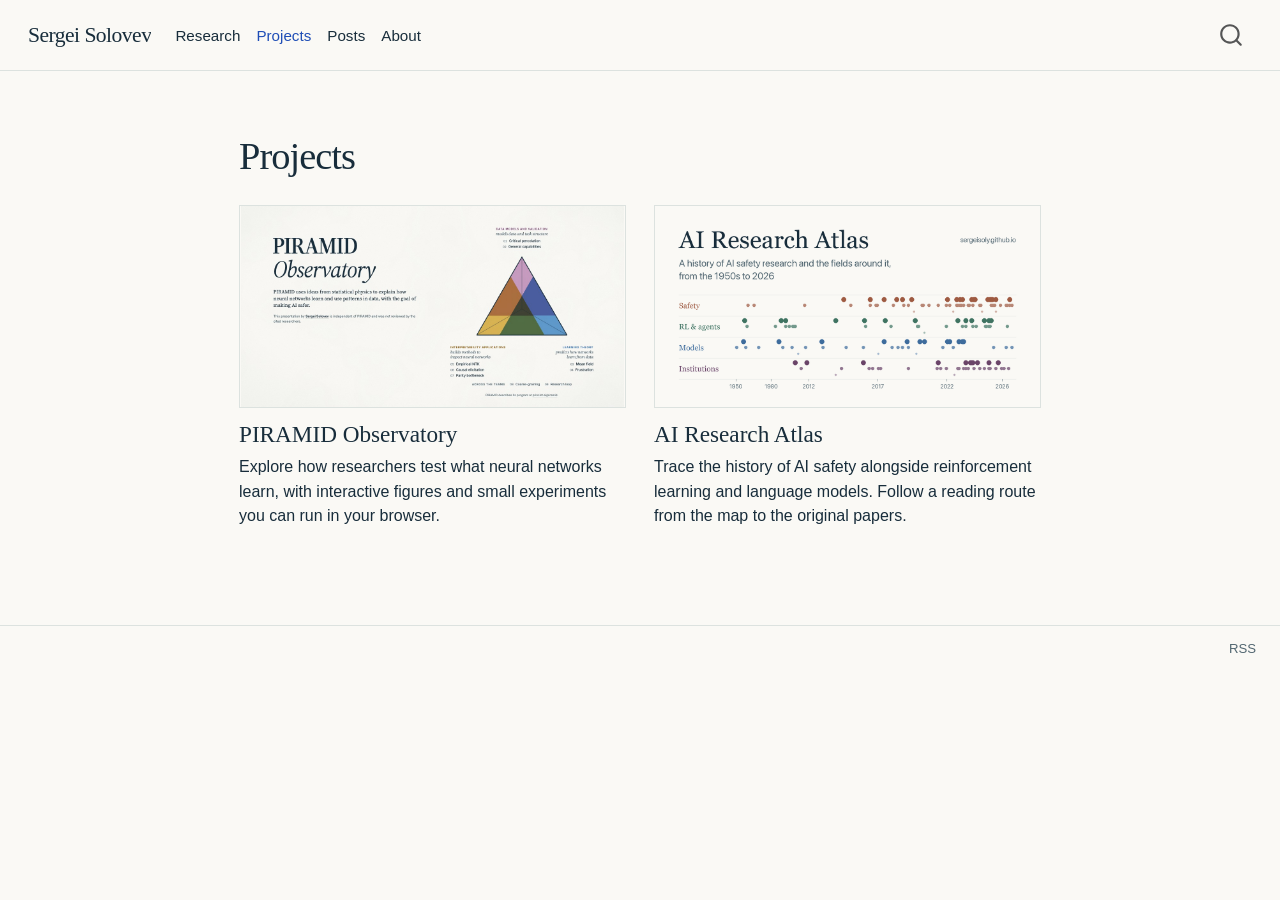
<file: projects.html>
<!DOCTYPE html>
<html xmlns="http://www.w3.org/1999/xhtml" lang="en" xml:lang="en"><head>

<meta charset="utf-8">
<meta name="generator" content="quarto-1.10.19">

<meta name="viewport" content="width=device-width, initial-scale=1.0, user-scalable=yes">

<meta name="description" content="Interactive maps and experiments by Sergei Solovev.">

<title>Projects – Sergei Solovev</title>
<style>
/* Default styles provided by pandoc.
** See https://pandoc.org/MANUAL.html#variables-for-html for config info.
*/
span.smallcaps{font-variant: small-caps;}
div.columns{display: flex; gap: 1.5em;}
div.column{flex: auto;}
@media screen {
div.columns{gap: min(4vw, 1.5em);}
div.column{overflow-x: auto;}
}
div.hanging-indent{margin-left: 1.5em; text-indent: -1.5em;}
ul.task-list{list-style: none;}
ul.task-list li input[type="checkbox"] {
  width: 0.8em;
  margin: 0 0.8em 0.2em -1em; /* quarto-specific, see https://github.com/quarto-dev/quarto-cli/issues/4556 */ 
  vertical-align: middle;
}
.display.math{display: block; text-align: center; margin: 0.5rem auto;}
</style>


<script src="site_libs/quarto-nav/quarto-nav.js"></script>
<script src="site_libs/quarto-nav/headroom.min.js"></script>
<script src="site_libs/clipboard/clipboard.min.js"></script>
<script src="site_libs/quarto-search/autocomplete.umd.js"></script>
<script src="site_libs/quarto-search/fuse.min.js"></script>
<script src="site_libs/quarto-search/quarto-search.js"></script>
<meta name="quarto:offset" content="./">
<link href="./favicon.svg" rel="icon" type="image/svg+xml">
<script src="site_libs/quarto-html/quarto.js" type="module"></script>
<script src="site_libs/quarto-html/tabsets/tabsets.js" type="module"></script>
<script src="site_libs/quarto-html/popper.min.js"></script>
<script src="site_libs/quarto-html/tippy.umd.min.js"></script>
<link href="site_libs/quarto-html/tippy.css" rel="stylesheet">
<link href="site_libs/quarto-html/quarto-syntax-highlighting-bf27225e3a48a9273f3daa8f8e829971.css" rel="stylesheet" id="quarto-text-highlighting-styles">
<script src="site_libs/bootstrap/bootstrap.min.js"></script>
<link href="site_libs/bootstrap/bootstrap-icons.css" rel="stylesheet">
<link href="site_libs/bootstrap/bootstrap-445b8638c3d06994fee0907d791121c4.min.css" rel="stylesheet" append-hash="true" id="quarto-bootstrap" data-mode="light">
<script id="quarto-search-options" type="application/json">{
  "location": "navbar",
  "copy-button": false,
  "collapse-after": 3,
  "panel-placement": "end",
  "type": "overlay",
  "limit": 50,
  "keyboard-shortcut": [
    "f",
    "/",
    "s"
  ],
  "show-item-context": false,
  "language": {
    "search-no-results-text": "No results",
    "search-matching-documents-text": "matching documents",
    "search-copy-link-title": "Copy link to search",
    "search-hide-matches-text": "Hide additional matches",
    "search-more-match-text": "more match in this document",
    "search-more-matches-text": "more matches in this document",
    "search-clear-button-title": "Clear",
    "search-text-placeholder": "",
    "search-detached-cancel-button-title": "Cancel",
    "search-submit-button-title": "Submit",
    "search-label": "Search"
  }
}</script>
<script data-goatcounter="https://sergeisoly.goatcounter.com/count" async="" src="https://gc.zgo.at/count.js" data-external="1"></script>


<link rel="stylesheet" href="styles.css">
<meta property="og:title" content="Projects – Sergei Solovev">
<meta property="og:description" content="Interactive maps and experiments by Sergei Solovev.">
<meta property="og:image" content="https://sergeisoly.github.io/piramid-observatory/social-card.jpg">
<meta property="og:site_name" content="Sergei Solovev">
<meta property="og:image:alt" content="">
<meta name="twitter:title" content="Projects – Sergei Solovev">
<meta name="twitter:description" content="Interactive maps and experiments by Sergei Solovev.">
<meta name="twitter:image" content="https://sergeisoly.github.io/piramid-observatory/social-card.jpg">
<meta name="twitter:image:alt" content="">
<meta name="twitter:card" content="summary_large_image">
</head>

<body class="nav-fixed personal-page fullcontent quarto-light">

<div id="quarto-search-results"></div>
  <header id="quarto-header" class="headroom fixed-top">
    <nav class="navbar navbar-expand-sm " data-bs-theme="dark">
      <div class="navbar-container container-fluid">
      <div class="navbar-brand-container mx-auto">
    <a class="navbar-brand" href="./index.html">
    <span class="navbar-title">Sergei Solovev</span>
    </a>
  </div>
            <div id="quarto-search" class="" title="Search"></div>
          <button class="navbar-toggler" type="button" data-bs-toggle="collapse" data-bs-target="#navbarCollapse" aria-controls="navbarCollapse" role="menu" aria-expanded="false" aria-label="Toggle navigation" onclick="if (window.quartoToggleHeadroom) { window.quartoToggleHeadroom(); }">
  <span class="navbar-toggler-icon"></span>
</button>
          <div class="collapse navbar-collapse" id="navbarCollapse">
            <ul class="navbar-nav navbar-nav-scroll me-auto">
  <li class="nav-item">
    <a class="nav-link" href="./research.html"> 
<span class="menu-text">Research</span></a>
  </li>  
  <li class="nav-item">
    <a class="nav-link active" href="./projects.html" aria-current="page"> 
<span class="menu-text">Projects</span></a>
  </li>  
  <li class="nav-item">
    <a class="nav-link" href="./posts.html"> 
<span class="menu-text">Posts</span></a>
  </li>  
  <li class="nav-item">
    <a class="nav-link" href="./about.html"> 
<span class="menu-text">About</span></a>
  </li>  
</ul>
          </div> <!-- /navcollapse -->
            <div class="quarto-navbar-tools">
</div>
      </div> <!-- /container-fluid -->
    </nav>
</header>
<!-- content -->
<div id="quarto-content" class="quarto-container page-columns page-rows-contents page-layout-article page-navbar">
<!-- sidebar -->
<!-- margin-sidebar -->
    
<!-- main -->
<main class="content" id="quarto-document-content">

<header id="title-block-header" class="quarto-title-block default">
<div class="quarto-title">
<h1 class="title">Projects</h1>
</div>

<div>
  <div class="description">
    Interactive maps and experiments by Sergei Solovev.
  </div>
</div>


<div class="quarto-title-meta">

    
  
    
  </div>
  


</header>


<ul class="project-list">
  <li><a href="./piramid-observatory/">
    <img src="./piramid-observatory/social-card.jpg" alt="" width="1200" height="630">
    <span class="project-name">PIRAMID Observatory</span>
    <span class="project-description">Explore how researchers test what neural networks learn, with interactive figures and small experiments you can run in your browser.</span>
  </a></li>
  <li><a href="./projects/ai-research-atlas/">
    <img src="./projects/ai-research-atlas/atlas-card.png" alt="" width="1200" height="630">
    <span class="project-name">AI Research Atlas</span>
    <span class="project-description">Trace the history of AI safety alongside reinforcement learning and language models. Follow a reading route from the map to the original papers.</span>
  </a></li>
</ul>



</main> <!-- /main -->
<script id="quarto-html-after-body" type="application/javascript">
  window.document.addEventListener("DOMContentLoaded", function (event) {
    const isCodeAnnotation = (el) => {
      for (const clz of el.classList) {
        if (clz.startsWith('code-annotation-')) {                     
          return true;
        }
      }
      return false;
    }
    const onCopySuccess = function(e) {
      // button target
      const button = e.trigger;
      // don't keep focus
      button.blur();
      // flash "checked"
      button.classList.add('code-copy-button-checked');
      var currentTitle = button.getAttribute("title");
      button.setAttribute("title", "Copied!");
      let tooltip;
      if (window.bootstrap) {
        button.setAttribute("data-bs-toggle", "tooltip");
        button.setAttribute("data-bs-placement", "left");
        button.setAttribute("data-bs-title", "Copied!");
        tooltip = new bootstrap.Tooltip(button, 
          { trigger: "manual", 
            customClass: "code-copy-button-tooltip",
            offset: [0, -8]});
        tooltip.show();    
      }
      setTimeout(function() {
        if (tooltip) {
          tooltip.hide();
          button.removeAttribute("data-bs-title");
          button.removeAttribute("data-bs-toggle");
          button.removeAttribute("data-bs-placement");
        }
        button.setAttribute("title", currentTitle);
        button.classList.remove('code-copy-button-checked');
      }, 1000);
      // clear code selection
      e.clearSelection();
    }
    const getTextToCopy = function(trigger) {
      const outerScaffold = trigger.parentElement.cloneNode(true);
      const codeEl = outerScaffold.querySelector('code');
      for (const childEl of codeEl.children) {
        if (isCodeAnnotation(childEl)) {
          childEl.remove();
        }
      }
      return codeEl.innerText;
    }
    const clipboard = new window.ClipboardJS('.code-copy-button:not([data-in-quarto-modal])', {
      text: getTextToCopy
    });
    clipboard.on('success', onCopySuccess);
    if (window.document.getElementById('quarto-embedded-source-code-modal')) {
      const clipboardModal = new window.ClipboardJS('.code-copy-button[data-in-quarto-modal]', {
        text: getTextToCopy,
        container: window.document.getElementById('quarto-embedded-source-code-modal')
      });
      clipboardModal.on('success', onCopySuccess);
    }
      var localhostRegex = new RegExp(/^(?:http|https):\/\/localhost\:?[0-9]*\//);
      var mailtoRegex = new RegExp(/^mailto:/);
        var filterRegex = new RegExp("https:\/\/sergeisoly\.github\.io\/");
      var isInternal = (href) => {
          return filterRegex.test(href) || localhostRegex.test(href) || mailtoRegex.test(href);
      }
      // Inspect non-navigation links and adorn them if external
     var links = window.document.querySelectorAll('a[href]:not(.nav-link):not(.navbar-brand):not(.toc-action):not(.sidebar-link):not(.sidebar-item-toggle):not(.pagination-link):not(.no-external):not([aria-hidden]):not(.dropdown-item):not(.quarto-navigation-tool):not(.about-link)');
      for (var i=0; i<links.length; i++) {
        const link = links[i];
        if (!isInternal(link.href)) {
          // undo the damage that might have been done by quarto-nav.js in the case of
          // links that we want to consider external
          if (link.dataset.originalHref !== undefined) {
            link.href = link.dataset.originalHref;
          }
        }
      }
    function tippyHover(el, contentFn, onTriggerFn, onUntriggerFn) {
      const config = {
        allowHTML: true,
        maxWidth: 500,
        delay: 100,
        arrow: false,
        appendTo: function(el) {
            return el.parentElement;
        },
        interactive: true,
        interactiveBorder: 10,
        theme: 'quarto',
        placement: 'bottom-start',
      };
      if (contentFn) {
        config.content = contentFn;
      }
      if (onTriggerFn) {
        config.onTrigger = onTriggerFn;
      }
      if (onUntriggerFn) {
        config.onUntrigger = onUntriggerFn;
      }
      window.tippy(el, config); 
    }
    const noterefs = window.document.querySelectorAll('a[role="doc-noteref"]');
    for (var i=0; i<noterefs.length; i++) {
      const ref = noterefs[i];
      tippyHover(ref, function() {
        // use id or data attribute instead here
        let href = ref.getAttribute('data-footnote-href') || ref.getAttribute('href');
        try { href = new URL(href).hash; } catch {}
        const id = href.replace(/^#\/?/, "");
        const note = window.document.getElementById(id);
        if (note) {
          return note.innerHTML;
        } else {
          return "";
        }
      });
    }
    const xrefs = window.document.querySelectorAll('a.quarto-xref');
    const processXRef = (id, note) => {
      // Strip column container classes
      const stripColumnClz = (el) => {
        el.classList.remove("page-full", "page-columns");
        if (el.children) {
          for (const child of el.children) {
            stripColumnClz(child);
          }
        }
      }
      stripColumnClz(note)
      if (id === null || id.startsWith('sec-')) {
        // Special case sections, only their first couple elements
        const container = document.createElement("div");
        if (note.children && note.children.length > 2) {
          container.appendChild(note.children[0].cloneNode(true));
          for (let i = 1; i < note.children.length; i++) {
            const child = note.children[i];
            if (child.tagName === "P" && child.innerText === "") {
              continue;
            } else {
              container.appendChild(child.cloneNode(true));
              break;
            }
          }
          if (window.Quarto?.typesetMath) {
            window.Quarto.typesetMath(container);
          }
          return container.innerHTML
        } else {
          if (window.Quarto?.typesetMath) {
            window.Quarto.typesetMath(note);
          }
          return note.innerHTML;
        }
      } else {
        // Remove any anchor links if they are present
        const anchorLink = note.querySelector('a.anchorjs-link');
        if (anchorLink) {
          anchorLink.remove();
        }
        if (window.Quarto?.typesetMath) {
          window.Quarto.typesetMath(note);
        }
        if (note.classList.contains("callout")) {
          return note.outerHTML;
        } else {
          return note.innerHTML;
        }
      }
    }
    for (var i=0; i<xrefs.length; i++) {
      const xref = xrefs[i];
      tippyHover(xref, undefined, function(instance) {
        instance.disable();
        let url = xref.getAttribute('href');
        let hash = undefined; 
        if (url.startsWith('#')) {
          hash = url;
        } else {
          try { hash = new URL(url).hash; } catch {}
        }
        if (hash) {
          const id = hash.replace(/^#\/?/, "");
          const note = window.document.getElementById(id);
          if (note !== null) {
            try {
              const html = processXRef(id, note.cloneNode(true));
              instance.setContent(html);
            } finally {
              instance.enable();
              instance.show();
            }
          } else {
            // See if we can fetch this
            fetch(url.split('#')[0])
            .then(res => res.text())
            .then(html => {
              const parser = new DOMParser();
              const htmlDoc = parser.parseFromString(html, "text/html");
              const note = htmlDoc.getElementById(id);
              if (note !== null) {
                const html = processXRef(id, note);
                instance.setContent(html);
              } 
            }).finally(() => {
              instance.enable();
              instance.show();
            });
          }
        } else {
          // See if we can fetch a full url (with no hash to target)
          // This is a special case and we should probably do some content thinning / targeting
          fetch(url)
          .then(res => res.text())
          .then(html => {
            const parser = new DOMParser();
            const htmlDoc = parser.parseFromString(html, "text/html");
            const note = htmlDoc.querySelector('main.content');
            if (note !== null) {
              // This should only happen for chapter cross references
              // (since there is no id in the URL)
              // remove the first header
              if (note.children.length > 0 && note.children[0].tagName === "HEADER") {
                note.children[0].remove();
              }
              const html = processXRef(null, note);
              instance.setContent(html);
            } 
          }).finally(() => {
            instance.enable();
            instance.show();
          });
        }
      }, function(instance) {
      });
    }
        let selectedAnnoteEl;
        const selectorForAnnotation = ( cell, annotation) => {
          let cellAttr = 'data-code-cell="' + cell + '"';
          let lineAttr = 'data-code-annotation="' +  annotation + '"';
          const selector = 'span[' + cellAttr + '][' + lineAttr + ']';
          return selector;
        }
        const selectCodeLines = (annoteEl) => {
          const doc = window.document;
          const targetCell = annoteEl.getAttribute("data-target-cell");
          const targetAnnotation = annoteEl.getAttribute("data-target-annotation");
          const annoteSpan = window.document.querySelector(selectorForAnnotation(targetCell, targetAnnotation));
          const lines = annoteSpan.getAttribute("data-code-lines").split(",");
          const lineIds = lines.map((line) => {
            return targetCell + "-" + line;
          })
          let top = null;
          let height = null;
          let parent = null;
          if (lineIds.length > 0) {
              //compute the position of the single el (top and bottom and make a div)
              const el = window.document.getElementById(lineIds[0]);
              top = el.offsetTop;
              height = el.offsetHeight;
              parent = el.parentElement.parentElement;
            if (lineIds.length > 1) {
              const lastEl = window.document.getElementById(lineIds[lineIds.length - 1]);
              const bottom = lastEl.offsetTop + lastEl.offsetHeight;
              height = bottom - top;
            }
            if (top !== null && height !== null && parent !== null) {
              // cook up a div (if necessary) and position it 
              let div = window.document.getElementById("code-annotation-line-highlight");
              if (div === null) {
                div = window.document.createElement("div");
                div.setAttribute("id", "code-annotation-line-highlight");
                div.style.position = 'absolute';
                parent.appendChild(div);
              }
              div.style.top = top - 2 + "px";
              div.style.height = height + 4 + "px";
              div.style.left = 0;
              let gutterDiv = window.document.getElementById("code-annotation-line-highlight-gutter");
              if (gutterDiv === null) {
                gutterDiv = window.document.createElement("div");
                gutterDiv.setAttribute("id", "code-annotation-line-highlight-gutter");
                gutterDiv.style.position = 'absolute';
                const codeCell = window.document.getElementById(targetCell);
                const gutter = codeCell.querySelector('.code-annotation-gutter');
                gutter.appendChild(gutterDiv);
              }
              gutterDiv.style.top = top - 2 + "px";
              gutterDiv.style.height = height + 4 + "px";
            }
            selectedAnnoteEl = annoteEl;
          }
        };
        const unselectCodeLines = () => {
          const elementsIds = ["code-annotation-line-highlight", "code-annotation-line-highlight-gutter"];
          elementsIds.forEach((elId) => {
            const div = window.document.getElementById(elId);
            if (div) {
              div.remove();
            }
          });
          selectedAnnoteEl = undefined;
        };
          // Handle positioning of the toggle
      window.addEventListener(
        "resize",
        throttle(() => {
          elRect = undefined;
          if (selectedAnnoteEl) {
            selectCodeLines(selectedAnnoteEl);
          }
        }, 10)
      );
      function throttle(fn, ms) {
      let throttle = false;
      let timer;
        return (...args) => {
          if(!throttle) { // first call gets through
              fn.apply(this, args);
              throttle = true;
          } else { // all the others get throttled
              if(timer) clearTimeout(timer); // cancel #2
              timer = setTimeout(() => {
                fn.apply(this, args);
                timer = throttle = false;
              }, ms);
          }
        };
      }
        // Attach click handler to the DT
        const annoteDls = window.document.querySelectorAll('dt[data-target-cell]');
        for (const annoteDlNode of annoteDls) {
          annoteDlNode.addEventListener('click', (event) => {
            const clickedEl = event.target;
            if (clickedEl !== selectedAnnoteEl) {
              unselectCodeLines();
              const activeEl = window.document.querySelector('dt[data-target-cell].code-annotation-active');
              if (activeEl) {
                activeEl.classList.remove('code-annotation-active');
              }
              selectCodeLines(clickedEl);
              clickedEl.classList.add('code-annotation-active');
            } else {
              // Unselect the line
              unselectCodeLines();
              clickedEl.classList.remove('code-annotation-active');
            }
          });
        }
    const findCites = (el) => {
      const parentEl = el.parentElement;
      if (parentEl) {
        const cites = parentEl.dataset.cites;
        if (cites) {
          return {
            el,
            cites: cites.split(' ')
          };
        } else {
          return findCites(el.parentElement)
        }
      } else {
        return undefined;
      }
    };
    var bibliorefs = window.document.querySelectorAll('a[role="doc-biblioref"]');
    for (var i=0; i<bibliorefs.length; i++) {
      const ref = bibliorefs[i];
      const citeInfo = findCites(ref);
      if (citeInfo) {
        tippyHover(citeInfo.el, function() {
          var popup = window.document.createElement('div');
          citeInfo.cites.forEach(function(cite) {
            var citeDiv = window.document.createElement('div');
            citeDiv.classList.add('hanging-indent');
            citeDiv.classList.add('csl-entry');
            var biblioDiv = window.document.getElementById('ref-' + cite);
            if (biblioDiv) {
              citeDiv.innerHTML = biblioDiv.innerHTML;
            }
            popup.appendChild(citeDiv);
          });
          return popup.innerHTML;
        });
      }
    }
  });
  </script>
</div> <!-- /content -->
<footer class="footer">
  <div class="nav-footer">
    <div class="nav-footer-left">
      &nbsp;
    </div>   
    <div class="nav-footer-center">
      &nbsp;
    </div>
    <div class="nav-footer-right">
      <ul class="footer-items list-unstyled">
    <li class="nav-item">
    <a class="nav-link" href="./posts.xml">
<p>RSS</p>
</a>
  </li>  
</ul>
    </div>
  </div>
</footer>




</body></html>
</file>
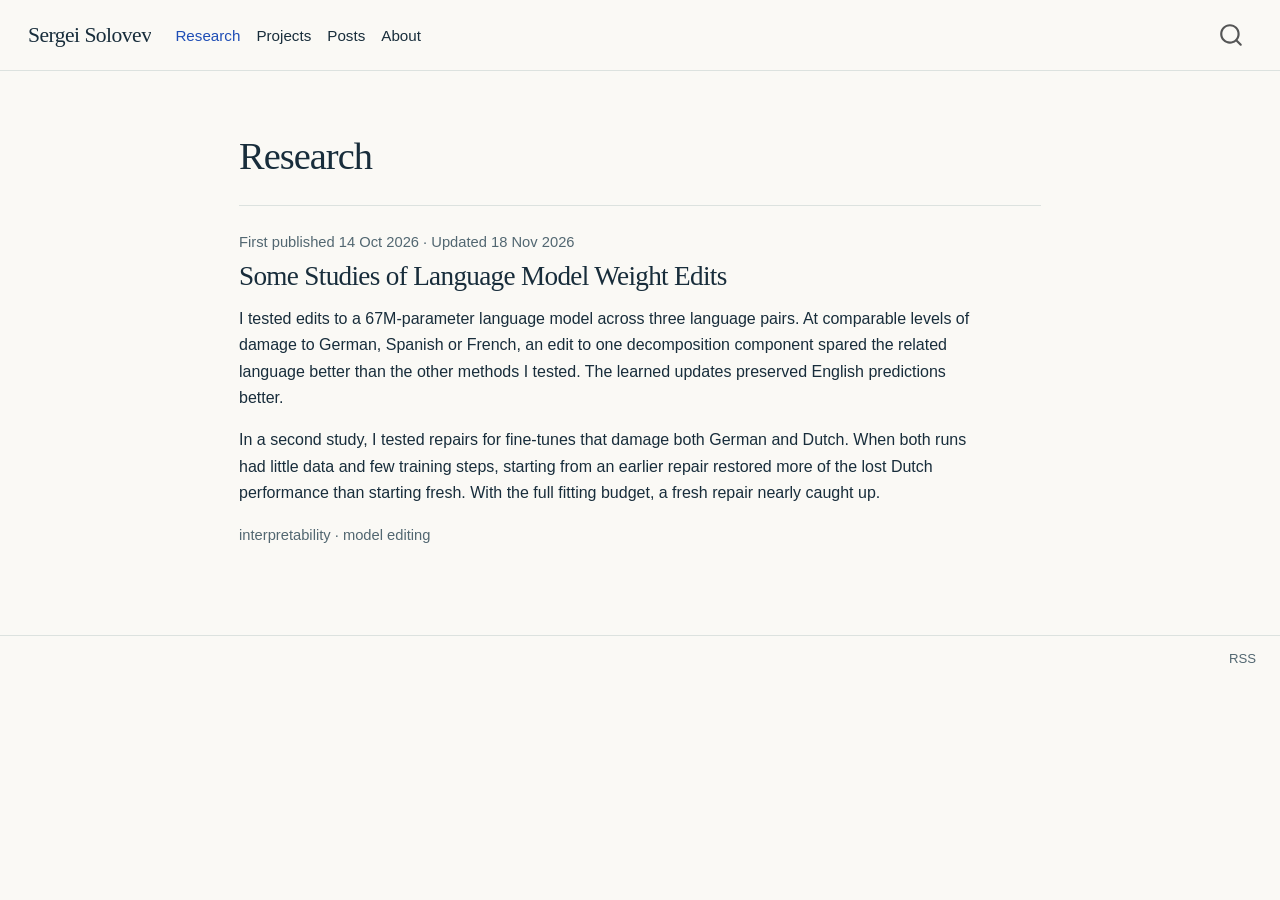
<file: research.html>
<!DOCTYPE html>
<html xmlns="http://www.w3.org/1999/xhtml" lang="en" xml:lang="en"><head>

<meta charset="utf-8">
<meta name="generator" content="quarto-1.10.19">

<meta name="viewport" content="width=device-width, initial-scale=1.0, user-scalable=yes">

<meta name="description" content="Studies of language-model behaviour, with short summaries, papers, and reproducible code.">

<title>Research – Sergei Solovev</title>
<style>
/* Default styles provided by pandoc.
** See https://pandoc.org/MANUAL.html#variables-for-html for config info.
*/
span.smallcaps{font-variant: small-caps;}
div.columns{display: flex; gap: 1.5em;}
div.column{flex: auto;}
@media screen {
div.columns{gap: min(4vw, 1.5em);}
div.column{overflow-x: auto;}
}
div.hanging-indent{margin-left: 1.5em; text-indent: -1.5em;}
ul.task-list{list-style: none;}
ul.task-list li input[type="checkbox"] {
  width: 0.8em;
  margin: 0 0.8em 0.2em -1em; /* quarto-specific, see https://github.com/quarto-dev/quarto-cli/issues/4556 */ 
  vertical-align: middle;
}
.display.math{display: block; text-align: center; margin: 0.5rem auto;}
</style>


<script src="site_libs/quarto-nav/quarto-nav.js"></script>
<script src="site_libs/quarto-nav/headroom.min.js"></script>
<script src="site_libs/clipboard/clipboard.min.js"></script>
<script src="site_libs/quarto-search/autocomplete.umd.js"></script>
<script src="site_libs/quarto-search/fuse.min.js"></script>
<script src="site_libs/quarto-search/quarto-search.js"></script>
<meta name="quarto:offset" content="./">
<link href="./favicon.svg" rel="icon" type="image/svg+xml">
<script src="site_libs/quarto-html/quarto.js" type="module"></script>
<script src="site_libs/quarto-html/tabsets/tabsets.js" type="module"></script>
<script src="site_libs/quarto-html/popper.min.js"></script>
<script src="site_libs/quarto-html/tippy.umd.min.js"></script>
<link href="site_libs/quarto-html/tippy.css" rel="stylesheet">
<link href="site_libs/quarto-html/quarto-syntax-highlighting-bf27225e3a48a9273f3daa8f8e829971.css" rel="stylesheet" id="quarto-text-highlighting-styles">
<script src="site_libs/bootstrap/bootstrap.min.js"></script>
<link href="site_libs/bootstrap/bootstrap-icons.css" rel="stylesheet">
<link href="site_libs/bootstrap/bootstrap-445b8638c3d06994fee0907d791121c4.min.css" rel="stylesheet" append-hash="true" id="quarto-bootstrap" data-mode="light">
<script id="quarto-search-options" type="application/json">{
  "location": "navbar",
  "copy-button": false,
  "collapse-after": 3,
  "panel-placement": "end",
  "type": "overlay",
  "limit": 50,
  "keyboard-shortcut": [
    "f",
    "/",
    "s"
  ],
  "show-item-context": false,
  "language": {
    "search-no-results-text": "No results",
    "search-matching-documents-text": "matching documents",
    "search-copy-link-title": "Copy link to search",
    "search-hide-matches-text": "Hide additional matches",
    "search-more-match-text": "more match in this document",
    "search-more-matches-text": "more matches in this document",
    "search-clear-button-title": "Clear",
    "search-text-placeholder": "",
    "search-detached-cancel-button-title": "Cancel",
    "search-submit-button-title": "Submit",
    "search-label": "Search"
  }
}</script>
<script data-goatcounter="https://sergeisoly.goatcounter.com/count" async="" src="https://gc.zgo.at/count.js" data-external="1"></script>


<link rel="stylesheet" href="styles.css">
<meta property="og:title" content="Research – Sergei Solovev">
<meta property="og:description" content="Studies of language-model behaviour, with short summaries, papers, and reproducible code.">
<meta property="og:image" content="https://sergeisoly.github.io/social-card.png">
<meta property="og:site_name" content="Sergei Solovev">
<meta property="og:image:height" content="630">
<meta property="og:image:width" content="1200">
<meta name="twitter:title" content="Research – Sergei Solovev">
<meta name="twitter:description" content="Studies of language-model behaviour, with short summaries, papers, and reproducible code.">
<meta name="twitter:image" content="https://sergeisoly.github.io/social-card.png">
<meta name="twitter:image-height" content="630">
<meta name="twitter:image-width" content="1200">
<meta name="twitter:card" content="summary_large_image">
</head>

<body class="nav-fixed personal-page fullcontent quarto-light">

<div id="quarto-search-results"></div>
  <header id="quarto-header" class="headroom fixed-top">
    <nav class="navbar navbar-expand-sm " data-bs-theme="dark">
      <div class="navbar-container container-fluid">
      <div class="navbar-brand-container mx-auto">
    <a class="navbar-brand" href="./index.html">
    <span class="navbar-title">Sergei Solovev</span>
    </a>
  </div>
            <div id="quarto-search" class="" title="Search"></div>
          <button class="navbar-toggler" type="button" data-bs-toggle="collapse" data-bs-target="#navbarCollapse" aria-controls="navbarCollapse" role="menu" aria-expanded="false" aria-label="Toggle navigation" onclick="if (window.quartoToggleHeadroom) { window.quartoToggleHeadroom(); }">
  <span class="navbar-toggler-icon"></span>
</button>
          <div class="collapse navbar-collapse" id="navbarCollapse">
            <ul class="navbar-nav navbar-nav-scroll me-auto">
  <li class="nav-item">
    <a class="nav-link active" href="./research.html" aria-current="page"> 
<span class="menu-text">Research</span></a>
  </li>  
  <li class="nav-item">
    <a class="nav-link" href="./projects.html"> 
<span class="menu-text">Projects</span></a>
  </li>  
  <li class="nav-item">
    <a class="nav-link" href="./posts.html"> 
<span class="menu-text">Posts</span></a>
  </li>  
  <li class="nav-item">
    <a class="nav-link" href="./about.html"> 
<span class="menu-text">About</span></a>
  </li>  
</ul>
          </div> <!-- /navcollapse -->
            <div class="quarto-navbar-tools">
</div>
      </div> <!-- /container-fluid -->
    </nav>
</header>
<!-- content -->
<div id="quarto-content" class="quarto-container page-columns page-rows-contents page-layout-article page-navbar">
<!-- sidebar -->
<!-- margin-sidebar -->
    
<!-- main -->
<main class="content" id="quarto-document-content">

<header id="title-block-header" class="quarto-title-block default">
<div class="quarto-title">
<h1 class="title">Research</h1>
</div>

<div>
  <div class="description">
    Studies of language-model behaviour, with short summaries, papers, and reproducible code.
  </div>
</div>


<div class="quarto-title-meta">

    
  
    
  </div>
  


</header>


<div class="writing-entry">
<p class="entry-meta">
First published <time datetime="2026-10-14">14 Oct 2026</time> · Updated <time datetime="2026-11-18">18 Nov 2026</time>
</p>
<h2 class="listing-title">
<a href="./interesearch/">Some Studies of Language Model Weight Edits</a>
</h2>
<p>I tested edits to a 67M-parameter language model across three language pairs. At comparable levels of damage to German, Spanish or French, an edit to one decomposition component spared the related language better than the other methods I tested. The learned updates preserved English predictions better.</p>
<p>In a second study, I tested repairs for fine-tunes that damage both German and Dutch. When both runs had little data and few training steps, starting from an earlier repair restored more of the lost Dutch performance than starting fresh. With the full fitting budget, a fresh repair nearly caught up.</p>
<p class="entry-topics">
interpretability · model editing
</p>
</div>



</main> <!-- /main -->
<script id="quarto-html-after-body" type="application/javascript">
  window.document.addEventListener("DOMContentLoaded", function (event) {
    const isCodeAnnotation = (el) => {
      for (const clz of el.classList) {
        if (clz.startsWith('code-annotation-')) {                     
          return true;
        }
      }
      return false;
    }
    const onCopySuccess = function(e) {
      // button target
      const button = e.trigger;
      // don't keep focus
      button.blur();
      // flash "checked"
      button.classList.add('code-copy-button-checked');
      var currentTitle = button.getAttribute("title");
      button.setAttribute("title", "Copied!");
      let tooltip;
      if (window.bootstrap) {
        button.setAttribute("data-bs-toggle", "tooltip");
        button.setAttribute("data-bs-placement", "left");
        button.setAttribute("data-bs-title", "Copied!");
        tooltip = new bootstrap.Tooltip(button, 
          { trigger: "manual", 
            customClass: "code-copy-button-tooltip",
            offset: [0, -8]});
        tooltip.show();    
      }
      setTimeout(function() {
        if (tooltip) {
          tooltip.hide();
          button.removeAttribute("data-bs-title");
          button.removeAttribute("data-bs-toggle");
          button.removeAttribute("data-bs-placement");
        }
        button.setAttribute("title", currentTitle);
        button.classList.remove('code-copy-button-checked');
      }, 1000);
      // clear code selection
      e.clearSelection();
    }
    const getTextToCopy = function(trigger) {
      const outerScaffold = trigger.parentElement.cloneNode(true);
      const codeEl = outerScaffold.querySelector('code');
      for (const childEl of codeEl.children) {
        if (isCodeAnnotation(childEl)) {
          childEl.remove();
        }
      }
      return codeEl.innerText;
    }
    const clipboard = new window.ClipboardJS('.code-copy-button:not([data-in-quarto-modal])', {
      text: getTextToCopy
    });
    clipboard.on('success', onCopySuccess);
    if (window.document.getElementById('quarto-embedded-source-code-modal')) {
      const clipboardModal = new window.ClipboardJS('.code-copy-button[data-in-quarto-modal]', {
        text: getTextToCopy,
        container: window.document.getElementById('quarto-embedded-source-code-modal')
      });
      clipboardModal.on('success', onCopySuccess);
    }
      var localhostRegex = new RegExp(/^(?:http|https):\/\/localhost\:?[0-9]*\//);
      var mailtoRegex = new RegExp(/^mailto:/);
        var filterRegex = new RegExp("https:\/\/sergeisoly\.github\.io\/");
      var isInternal = (href) => {
          return filterRegex.test(href) || localhostRegex.test(href) || mailtoRegex.test(href);
      }
      // Inspect non-navigation links and adorn them if external
     var links = window.document.querySelectorAll('a[href]:not(.nav-link):not(.navbar-brand):not(.toc-action):not(.sidebar-link):not(.sidebar-item-toggle):not(.pagination-link):not(.no-external):not([aria-hidden]):not(.dropdown-item):not(.quarto-navigation-tool):not(.about-link)');
      for (var i=0; i<links.length; i++) {
        const link = links[i];
        if (!isInternal(link.href)) {
          // undo the damage that might have been done by quarto-nav.js in the case of
          // links that we want to consider external
          if (link.dataset.originalHref !== undefined) {
            link.href = link.dataset.originalHref;
          }
        }
      }
    function tippyHover(el, contentFn, onTriggerFn, onUntriggerFn) {
      const config = {
        allowHTML: true,
        maxWidth: 500,
        delay: 100,
        arrow: false,
        appendTo: function(el) {
            return el.parentElement;
        },
        interactive: true,
        interactiveBorder: 10,
        theme: 'quarto',
        placement: 'bottom-start',
      };
      if (contentFn) {
        config.content = contentFn;
      }
      if (onTriggerFn) {
        config.onTrigger = onTriggerFn;
      }
      if (onUntriggerFn) {
        config.onUntrigger = onUntriggerFn;
      }
      window.tippy(el, config); 
    }
    const noterefs = window.document.querySelectorAll('a[role="doc-noteref"]');
    for (var i=0; i<noterefs.length; i++) {
      const ref = noterefs[i];
      tippyHover(ref, function() {
        // use id or data attribute instead here
        let href = ref.getAttribute('data-footnote-href') || ref.getAttribute('href');
        try { href = new URL(href).hash; } catch {}
        const id = href.replace(/^#\/?/, "");
        const note = window.document.getElementById(id);
        if (note) {
          return note.innerHTML;
        } else {
          return "";
        }
      });
    }
    const xrefs = window.document.querySelectorAll('a.quarto-xref');
    const processXRef = (id, note) => {
      // Strip column container classes
      const stripColumnClz = (el) => {
        el.classList.remove("page-full", "page-columns");
        if (el.children) {
          for (const child of el.children) {
            stripColumnClz(child);
          }
        }
      }
      stripColumnClz(note)
      if (id === null || id.startsWith('sec-')) {
        // Special case sections, only their first couple elements
        const container = document.createElement("div");
        if (note.children && note.children.length > 2) {
          container.appendChild(note.children[0].cloneNode(true));
          for (let i = 1; i < note.children.length; i++) {
            const child = note.children[i];
            if (child.tagName === "P" && child.innerText === "") {
              continue;
            } else {
              container.appendChild(child.cloneNode(true));
              break;
            }
          }
          if (window.Quarto?.typesetMath) {
            window.Quarto.typesetMath(container);
          }
          return container.innerHTML
        } else {
          if (window.Quarto?.typesetMath) {
            window.Quarto.typesetMath(note);
          }
          return note.innerHTML;
        }
      } else {
        // Remove any anchor links if they are present
        const anchorLink = note.querySelector('a.anchorjs-link');
        if (anchorLink) {
          anchorLink.remove();
        }
        if (window.Quarto?.typesetMath) {
          window.Quarto.typesetMath(note);
        }
        if (note.classList.contains("callout")) {
          return note.outerHTML;
        } else {
          return note.innerHTML;
        }
      }
    }
    for (var i=0; i<xrefs.length; i++) {
      const xref = xrefs[i];
      tippyHover(xref, undefined, function(instance) {
        instance.disable();
        let url = xref.getAttribute('href');
        let hash = undefined; 
        if (url.startsWith('#')) {
          hash = url;
        } else {
          try { hash = new URL(url).hash; } catch {}
        }
        if (hash) {
          const id = hash.replace(/^#\/?/, "");
          const note = window.document.getElementById(id);
          if (note !== null) {
            try {
              const html = processXRef(id, note.cloneNode(true));
              instance.setContent(html);
            } finally {
              instance.enable();
              instance.show();
            }
          } else {
            // See if we can fetch this
            fetch(url.split('#')[0])
            .then(res => res.text())
            .then(html => {
              const parser = new DOMParser();
              const htmlDoc = parser.parseFromString(html, "text/html");
              const note = htmlDoc.getElementById(id);
              if (note !== null) {
                const html = processXRef(id, note);
                instance.setContent(html);
              } 
            }).finally(() => {
              instance.enable();
              instance.show();
            });
          }
        } else {
          // See if we can fetch a full url (with no hash to target)
          // This is a special case and we should probably do some content thinning / targeting
          fetch(url)
          .then(res => res.text())
          .then(html => {
            const parser = new DOMParser();
            const htmlDoc = parser.parseFromString(html, "text/html");
            const note = htmlDoc.querySelector('main.content');
            if (note !== null) {
              // This should only happen for chapter cross references
              // (since there is no id in the URL)
              // remove the first header
              if (note.children.length > 0 && note.children[0].tagName === "HEADER") {
                note.children[0].remove();
              }
              const html = processXRef(null, note);
              instance.setContent(html);
            } 
          }).finally(() => {
            instance.enable();
            instance.show();
          });
        }
      }, function(instance) {
      });
    }
        let selectedAnnoteEl;
        const selectorForAnnotation = ( cell, annotation) => {
          let cellAttr = 'data-code-cell="' + cell + '"';
          let lineAttr = 'data-code-annotation="' +  annotation + '"';
          const selector = 'span[' + cellAttr + '][' + lineAttr + ']';
          return selector;
        }
        const selectCodeLines = (annoteEl) => {
          const doc = window.document;
          const targetCell = annoteEl.getAttribute("data-target-cell");
          const targetAnnotation = annoteEl.getAttribute("data-target-annotation");
          const annoteSpan = window.document.querySelector(selectorForAnnotation(targetCell, targetAnnotation));
          const lines = annoteSpan.getAttribute("data-code-lines").split(",");
          const lineIds = lines.map((line) => {
            return targetCell + "-" + line;
          })
          let top = null;
          let height = null;
          let parent = null;
          if (lineIds.length > 0) {
              //compute the position of the single el (top and bottom and make a div)
              const el = window.document.getElementById(lineIds[0]);
              top = el.offsetTop;
              height = el.offsetHeight;
              parent = el.parentElement.parentElement;
            if (lineIds.length > 1) {
              const lastEl = window.document.getElementById(lineIds[lineIds.length - 1]);
              const bottom = lastEl.offsetTop + lastEl.offsetHeight;
              height = bottom - top;
            }
            if (top !== null && height !== null && parent !== null) {
              // cook up a div (if necessary) and position it 
              let div = window.document.getElementById("code-annotation-line-highlight");
              if (div === null) {
                div = window.document.createElement("div");
                div.setAttribute("id", "code-annotation-line-highlight");
                div.style.position = 'absolute';
                parent.appendChild(div);
              }
              div.style.top = top - 2 + "px";
              div.style.height = height + 4 + "px";
              div.style.left = 0;
              let gutterDiv = window.document.getElementById("code-annotation-line-highlight-gutter");
              if (gutterDiv === null) {
                gutterDiv = window.document.createElement("div");
                gutterDiv.setAttribute("id", "code-annotation-line-highlight-gutter");
                gutterDiv.style.position = 'absolute';
                const codeCell = window.document.getElementById(targetCell);
                const gutter = codeCell.querySelector('.code-annotation-gutter');
                gutter.appendChild(gutterDiv);
              }
              gutterDiv.style.top = top - 2 + "px";
              gutterDiv.style.height = height + 4 + "px";
            }
            selectedAnnoteEl = annoteEl;
          }
        };
        const unselectCodeLines = () => {
          const elementsIds = ["code-annotation-line-highlight", "code-annotation-line-highlight-gutter"];
          elementsIds.forEach((elId) => {
            const div = window.document.getElementById(elId);
            if (div) {
              div.remove();
            }
          });
          selectedAnnoteEl = undefined;
        };
          // Handle positioning of the toggle
      window.addEventListener(
        "resize",
        throttle(() => {
          elRect = undefined;
          if (selectedAnnoteEl) {
            selectCodeLines(selectedAnnoteEl);
          }
        }, 10)
      );
      function throttle(fn, ms) {
      let throttle = false;
      let timer;
        return (...args) => {
          if(!throttle) { // first call gets through
              fn.apply(this, args);
              throttle = true;
          } else { // all the others get throttled
              if(timer) clearTimeout(timer); // cancel #2
              timer = setTimeout(() => {
                fn.apply(this, args);
                timer = throttle = false;
              }, ms);
          }
        };
      }
        // Attach click handler to the DT
        const annoteDls = window.document.querySelectorAll('dt[data-target-cell]');
        for (const annoteDlNode of annoteDls) {
          annoteDlNode.addEventListener('click', (event) => {
            const clickedEl = event.target;
            if (clickedEl !== selectedAnnoteEl) {
              unselectCodeLines();
              const activeEl = window.document.querySelector('dt[data-target-cell].code-annotation-active');
              if (activeEl) {
                activeEl.classList.remove('code-annotation-active');
              }
              selectCodeLines(clickedEl);
              clickedEl.classList.add('code-annotation-active');
            } else {
              // Unselect the line
              unselectCodeLines();
              clickedEl.classList.remove('code-annotation-active');
            }
          });
        }
    const findCites = (el) => {
      const parentEl = el.parentElement;
      if (parentEl) {
        const cites = parentEl.dataset.cites;
        if (cites) {
          return {
            el,
            cites: cites.split(' ')
          };
        } else {
          return findCites(el.parentElement)
        }
      } else {
        return undefined;
      }
    };
    var bibliorefs = window.document.querySelectorAll('a[role="doc-biblioref"]');
    for (var i=0; i<bibliorefs.length; i++) {
      const ref = bibliorefs[i];
      const citeInfo = findCites(ref);
      if (citeInfo) {
        tippyHover(citeInfo.el, function() {
          var popup = window.document.createElement('div');
          citeInfo.cites.forEach(function(cite) {
            var citeDiv = window.document.createElement('div');
            citeDiv.classList.add('hanging-indent');
            citeDiv.classList.add('csl-entry');
            var biblioDiv = window.document.getElementById('ref-' + cite);
            if (biblioDiv) {
              citeDiv.innerHTML = biblioDiv.innerHTML;
            }
            popup.appendChild(citeDiv);
          });
          return popup.innerHTML;
        });
      }
    }
  });
  </script>
</div> <!-- /content -->
<footer class="footer">
  <div class="nav-footer">
    <div class="nav-footer-left">
      &nbsp;
    </div>   
    <div class="nav-footer-center">
      &nbsp;
    </div>
    <div class="nav-footer-right">
      <ul class="footer-items list-unstyled">
    <li class="nav-item">
    <a class="nav-link" href="./posts.xml">
<p>RSS</p>
</a>
  </li>  
</ul>
    </div>
  </div>
</footer>




</body></html>
</file>
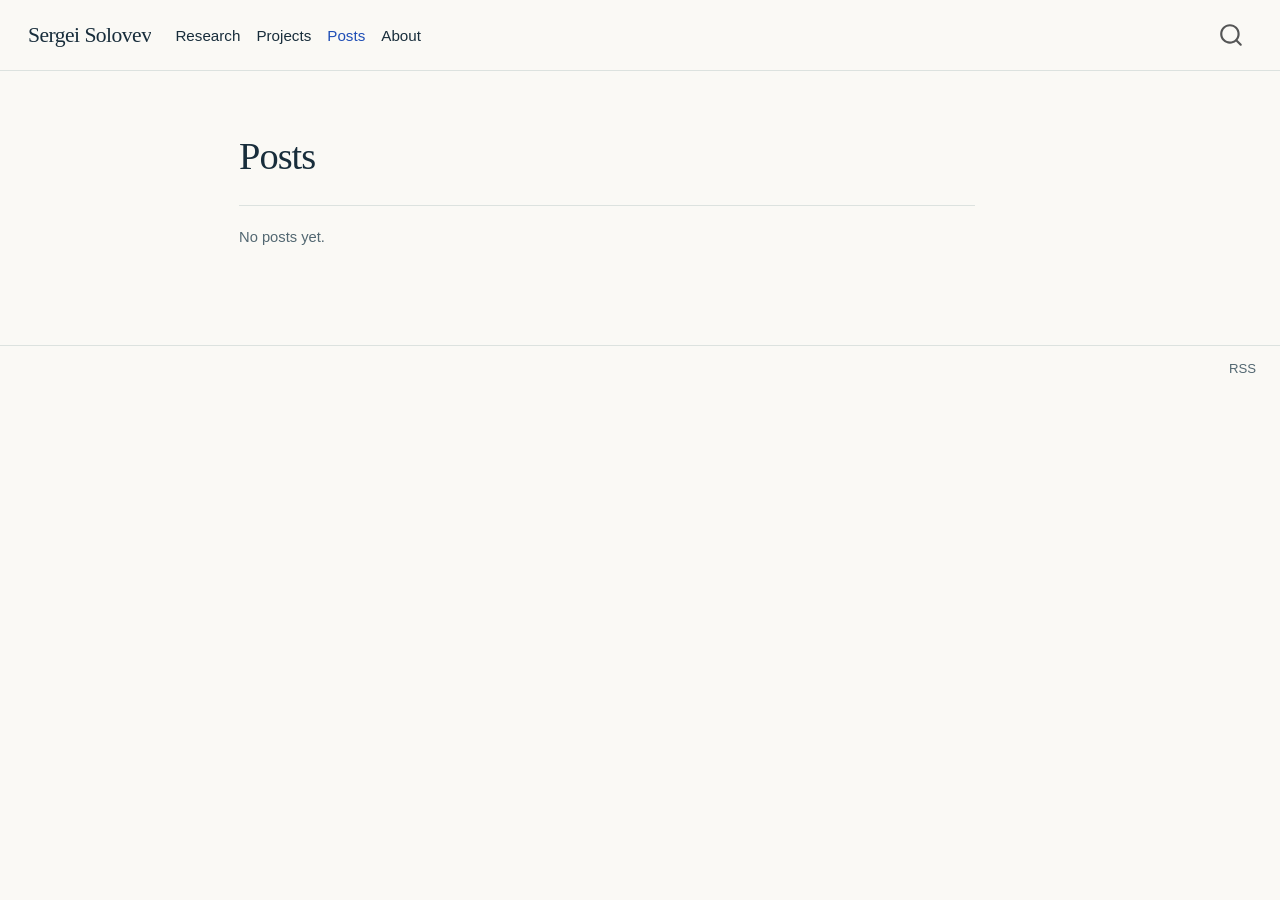
<file: writing.html>
<html xmlns="http://www.w3.org/1999/xhtml">
<head>
  <title>Redirect</title>
  <script type="text/javascript">
    var redirects = {"":"posts.html"};
    var hash = window.location.hash.startsWith('#') ? window.location.hash.slice(1) : window.location.hash;
    var redirect = redirects[hash] || redirects[""] || "/";
    window.document.title = 'Redirect to  ' +  redirect;
    if (!redirects[hash]) {
      redirect = redirect + window.location.hash;
    }
    redirect = redirect + window.location.search;
    window.location.replace(redirect);
  </script>
</head>
<body>
</body>
</html>
</file>
<file: site_libs/quarto-html/tippy.css>
.tippy-box[data-animation=fade][data-state=hidden]{opacity:0}[data-tippy-root]{max-width:calc(100vw - 10px)}.tippy-box{position:relative;background-color:#333;color:#fff;border-radius:4px;font-size:14px;line-height:1.4;white-space:normal;outline:0;transition-property:transform,visibility,opacity}.tippy-box[data-placement^=top]>.tippy-arrow{bottom:0}.tippy-box[data-placement^=top]>.tippy-arrow:before{bottom:-7px;left:0;border-width:8px 8px 0;border-top-color:initial;transform-origin:center top}.tippy-box[data-placement^=bottom]>.tippy-arrow{top:0}.tippy-box[data-placement^=bottom]>.tippy-arrow:before{top:-7px;left:0;border-width:0 8px 8px;border-bottom-color:initial;transform-origin:center bottom}.tippy-box[data-placement^=left]>.tippy-arrow{right:0}.tippy-box[data-placement^=left]>.tippy-arrow:before{border-width:8px 0 8px 8px;border-left-color:initial;right:-7px;transform-origin:center left}.tippy-box[data-placement^=right]>.tippy-arrow{left:0}.tippy-box[data-placement^=right]>.tippy-arrow:before{left:-7px;border-width:8px 8px 8px 0;border-right-color:initial;transform-origin:center right}.tippy-box[data-inertia][data-state=visible]{transition-timing-function:cubic-bezier(.54,1.5,.38,1.11)}.tippy-arrow{width:16px;height:16px;color:#333}.tippy-arrow:before{content:"";position:absolute;border-color:transparent;border-style:solid}.tippy-content{position:relative;padding:5px 9px;z-index:1}
</file>
<file: site_libs/quarto-html/quarto-syntax-highlighting-bf27225e3a48a9273f3daa8f8e829971.css>
/* quarto syntax highlight colors */
:root {
  --quarto-hl-ot-color: #003B4F;
  --quarto-hl-at-color: #657422;
  --quarto-hl-ss-color: #20794D;
  --quarto-hl-an-color: #5E5E5E;
  --quarto-hl-fu-color: #4758AB;
  --quarto-hl-st-color: #20794D;
  --quarto-hl-cf-color: #003B4F;
  --quarto-hl-op-color: #5E5E5E;
  --quarto-hl-er-color: #AD0000;
  --quarto-hl-bn-color: #AD0000;
  --quarto-hl-al-color: #AD0000;
  --quarto-hl-va-color: #111111;
  --quarto-hl-bu-color: inherit;
  --quarto-hl-ex-color: inherit;
  --quarto-hl-pp-color: #AD0000;
  --quarto-hl-in-color: #5E5E5E;
  --quarto-hl-vs-color: #20794D;
  --quarto-hl-wa-color: #5E5E5E;
  --quarto-hl-do-color: #5E5E5E;
  --quarto-hl-im-color: #00769E;
  --quarto-hl-ch-color: #20794D;
  --quarto-hl-dt-color: #AD0000;
  --quarto-hl-fl-color: #AD0000;
  --quarto-hl-co-color: #5E5E5E;
  --quarto-hl-cv-color: #5E5E5E;
  --quarto-hl-cn-color: #8f5902;
  --quarto-hl-sc-color: #5E5E5E;
  --quarto-hl-dv-color: #AD0000;
  --quarto-hl-kw-color: #003B4F;
}

/* other quarto variables */
:root {
  --quarto-font-monospace: SFMono-Regular, Menlo, Monaco, Consolas, "Liberation Mono", "Courier New", monospace;
}

/* syntax highlight based on Pandoc's rules */
pre > code.sourceCode > span {
  color: #003B4F;
}

code.sourceCode > span {
  color: #003B4F;
}

div.sourceCode,
div.sourceCode pre.sourceCode {
  color: #003B4F;
}

/* Normal */
code span {
  color: #003B4F;
}

/* Alert */
code span.al {
  color: #AD0000;
  font-style: inherit;
}

/* Annotation */
code span.an {
  color: #5E5E5E;
  font-style: inherit;
}

/* Attribute */
code span.at {
  color: #657422;
  font-style: inherit;
}

/* BaseN */
code span.bn {
  color: #AD0000;
  font-style: inherit;
}

/* BuiltIn */
code span.bu {
  font-style: inherit;
}

/* ControlFlow */
code span.cf {
  color: #003B4F;
  font-weight: bold;
  font-style: inherit;
}

/* Char */
code span.ch {
  color: #20794D;
  font-style: inherit;
}

/* Constant */
code span.cn {
  color: #8f5902;
  font-style: inherit;
}

/* Comment */
code span.co {
  color: #5E5E5E;
  font-style: inherit;
}

/* CommentVar */
code span.cv {
  color: #5E5E5E;
  font-style: italic;
}

/* Documentation */
code span.do {
  color: #5E5E5E;
  font-style: italic;
}

/* DataType */
code span.dt {
  color: #AD0000;
  font-style: inherit;
}

/* DecVal */
code span.dv {
  color: #AD0000;
  font-style: inherit;
}

/* Error */
code span.er {
  color: #AD0000;
  font-style: inherit;
}

/* Extension */
code span.ex {
  font-style: inherit;
}

/* Float */
code span.fl {
  color: #AD0000;
  font-style: inherit;
}

/* Function */
code span.fu {
  color: #4758AB;
  font-style: inherit;
}

/* Import */
code span.im {
  color: #00769E;
  font-style: inherit;
}

/* Information */
code span.in {
  color: #5E5E5E;
  font-style: inherit;
}

/* Keyword */
code span.kw {
  color: #003B4F;
  font-weight: bold;
  font-style: inherit;
}

/* Operator */
code span.op {
  color: #5E5E5E;
  font-style: inherit;
}

/* Other */
code span.ot {
  color: #003B4F;
  font-style: inherit;
}

/* Preprocessor */
code span.pp {
  color: #AD0000;
  font-style: inherit;
}

/* SpecialChar */
code span.sc {
  color: #5E5E5E;
  font-style: inherit;
}

/* SpecialString */
code span.ss {
  color: #20794D;
  font-style: inherit;
}

/* String */
code span.st {
  color: #20794D;
  font-style: inherit;
}

/* Variable */
code span.va {
  color: #111111;
  font-style: inherit;
}

/* VerbatimString */
code span.vs {
  color: #20794D;
  font-style: inherit;
}

/* Warning */
code span.wa {
  color: #5E5E5E;
  font-style: italic;
}

.prevent-inlining {
  content: "</";
}

/*# sourceMappingURL=8be38f48d34c45af72792cbd699585e7.css.map */
</file>
<file: styles.css>
/* Shared palette and typography with the research site; each repository builds independently. */
:root { font-size: 100%; --paper: #faf9f5; --ink: #182d3b; --muted: #526771; --rule: #dce2df; --accent: #2364a5; }
body { color: var(--ink); background: var(--paper); font: 1rem/1.65 -apple-system, BlinkMacSystemFont, "Segoe UI", sans-serif; }
.navbar { background: var(--paper) !important; border-bottom: 1px solid var(--rule); padding: .85rem 0; }
.navbar .navbar-brand, .navbar .nav-link, .navbar .navbar-toggler, .navbar #quarto-search { color: var(--ink); }
.navbar-title { font: 500 1.35rem Georgia, serif; letter-spacing: -.025em; }
.navbar .nav-link { font-size: .95rem; }
h1, h2, h3 { font-family: Georgia, "Times New Roman", serif; font-weight: 500; letter-spacing: -.025em; line-height: 1.2; }
h1.title { font-size: clamp(1.9rem, 3vw, 2.7rem); }
h2 { font-size: 1.7rem; border: 0; padding: 0; margin-top: 3rem; }
h3 { font-size: 1.4rem; }
#quarto-content { max-width: 1120px; margin: auto; min-height: 0 !important; grid-template-rows: [content-top] auto [content-bottom] minmax(1.5rem, max-content) [page-bottom]; }
#title-block-header { margin-top: 2rem; margin-bottom: 1.6rem; }
main { padding-bottom: 1.5rem; }
main p { max-width: 46rem; }
a { color: var(--accent); text-underline-offset: .2em; }
a:hover { color: #143e68; }
a:focus-visible, button:focus-visible, input:focus-visible { outline: 3px solid #a46c17; outline-offset: 4px; }
.home-intro, .page-intro { max-width: 46rem; font-size: 1.2rem; line-height: 1.65; }
.home-intro .eyebrow, .eyebrow { font: 600 .74rem/1.5 -apple-system, BlinkMacSystemFont, "Segoe UI", sans-serif; letter-spacing: .09em; text-transform: uppercase; color: var(--muted); }
.home-intro .text-link { font-size: 1rem; }
.featured-work { border-top: 1px solid var(--rule); border-bottom: 1px solid var(--rule); padding: 1.7rem 0; }
.featured-work h2, .featured-work h3 { margin-top: .6rem; }
.primary-link { font-weight: 600; }
.study-links, .resource-links { margin-top: .8rem; font-size: .93rem; }
.section-link { display: inline-block; margin-top: .8rem; font-size: .95rem; }
.writing-entry { border-top: 1px solid var(--rule); padding: 1.5rem 0; }
.writing-entry h2, .writing-entry h3 { margin: .4rem 0 .8rem; }
.writing-entry h2 a, .writing-entry h3 a { color: var(--ink); text-decoration: none; }
.writing-entry h2 a:hover, .writing-entry h3 a:hover { text-decoration: underline; }
.entry-meta, .entry-topics, .writing-empty { color: var(--muted); font-size: .92rem; }
.entry-meta { margin-bottom: .4rem; }
.entry-topics { margin-bottom: 0; }
.writing-empty { border-top: 1px solid var(--rule); padding-top: 1.2rem; }
footer { border-top: 1px solid var(--rule); background: var(--paper); }
.nav-footer { background: var(--paper); }
.nav-footer a { color: var(--muted); }
@media (max-width: 767.98px) {
  #title-block-header { margin-top: 1.5rem; }
  .home-intro, .page-intro { font-size: 1.12rem; }
  h2 { margin-top: 2.3rem; }
  main a { overflow-wrap: anywhere; }
}

/* Keep search/social descriptions in metadata without repeating the page introduction. */
.personal-page #title-block-header .description { display: none; }

/* Keep the home page title accessible above its section headings. */
.personal-home #title-block-header { position: absolute; width: 1px; height: 1px; padding: 0; margin: -1px; overflow: hidden; clip-path: inset(50%); white-space: nowrap; border: 0; }

.navbar .nav-link:focus-visible { outline: 3px solid #a46c17; outline-offset: 2px; box-shadow: none; }

/* Tables share the surrounding page background. */
main table { --bs-table-bg: transparent; --bs-table-color: var(--ink); background-color: transparent; }
main table > :not(caption) > * > * { background-color: transparent; }

.project-list {
  display: grid;
  grid-template-columns: repeat(auto-fit, minmax(min(100%, 16rem), 1fr));
  gap: 1.75rem;
  padding: 0;
  margin: 1rem 0 2rem;
  list-style: none;
}
.project-list a { display: block; color: var(--ink); text-decoration: none; }
.project-list img {
  display: block;
  width: 100%;
  height: auto;
  aspect-ratio: 1200 / 630;
  object-fit: contain;
  background: var(--paper);
  border: 1px solid var(--rule);
}
.project-name { display: block; margin: .85rem 0 .35rem; font: 500 1.45rem/1.2 Georgia, serif; }
.project-description { display: block; line-height: 1.55; }
.project-list a:hover .project-name, .project-list a:focus-visible .project-name { color: var(--accent); text-decoration: underline; }
</file>
<file: piramid-observatory/assets/index-GTlOuoz_.css>
@font-face{font-display:block;font-family:KaTeX_AMS;font-style:normal;font-weight:400;src:url(./KaTeX_AMS-Regular-BQhdFMY1.woff2)format("woff2"),url(./KaTeX_AMS-Regular-DMm9YOAa.woff)format("woff"),url(./KaTeX_AMS-Regular-DRggAlZN.ttf)format("truetype")}@font-face{font-display:block;font-family:KaTeX_Caligraphic;font-style:normal;font-weight:700;src:url(./KaTeX_Caligraphic-Bold-Dq_IR9rO.woff2)format("woff2"),url(./KaTeX_Caligraphic-Bold-BEiXGLvX.woff)format("woff"),url(./KaTeX_Caligraphic-Bold-ATXxdsX0.ttf)format("truetype")}@font-face{font-display:block;font-family:KaTeX_Caligraphic;font-style:normal;font-weight:400;src:url(./KaTeX_Caligraphic-Regular-Di6jR-x-.woff2)format("woff2"),url(./KaTeX_Caligraphic-Regular-CTRA-rTL.woff)format("woff"),url(./KaTeX_Caligraphic-Regular-wX97UBjC.ttf)format("truetype")}@font-face{font-display:block;font-family:KaTeX_Fraktur;font-style:normal;font-weight:700;src:url(./KaTeX_Fraktur-Bold-CL6g_b3V.woff2)format("woff2"),url(./KaTeX_Fraktur-Bold-BsDP51OF.woff)format("woff"),url(./KaTeX_Fraktur-Bold-BdnERNNW.ttf)format("truetype")}@font-face{font-display:block;font-family:KaTeX_Fraktur;font-style:normal;font-weight:400;src:url(./KaTeX_Fraktur-Regular-CTYiF6lA.woff2)format("woff2"),url(./KaTeX_Fraktur-Regular-Dxdc4cR9.woff)format("woff"),url(./KaTeX_Fraktur-Regular-CB_wures.ttf)format("truetype")}@font-face{font-display:block;font-family:KaTeX_Main;font-style:normal;font-weight:700;src:url(./KaTeX_Main-Bold-Cx986IdX.woff2)format("woff2"),url(./KaTeX_Main-Bold-Jm3AIy58.woff)format("woff"),url(./KaTeX_Main-Bold-waoOVXN0.ttf)format("truetype")}@font-face{font-display:block;font-family:KaTeX_Main;font-style:italic;font-weight:700;src:url(./KaTeX_Main-BoldItalic-DxDJ3AOS.woff2)format("woff2"),url(./KaTeX_Main-BoldItalic-SpSLRI95.woff)format("woff"),url(./KaTeX_Main-BoldItalic-DzxPMmG6.ttf)format("truetype")}@font-face{font-display:block;font-family:KaTeX_Main;font-style:italic;font-weight:400;src:url(./KaTeX_Main-Italic-NWA7e6Wa.woff2)format("woff2"),url(./KaTeX_Main-Italic-BMLOBm91.woff)format("woff"),url(./KaTeX_Main-Italic-3WenGoN9.ttf)format("truetype")}@font-face{font-display:block;font-family:KaTeX_Main;font-style:normal;font-weight:400;src:url(./KaTeX_Main-Regular-B22Nviop.woff2)format("woff2"),url(./KaTeX_Main-Regular-Dr94JaBh.woff)format("woff"),url(./KaTeX_Main-Regular-ypZvNtVU.ttf)format("truetype")}@font-face{font-display:block;font-family:KaTeX_Math;font-style:italic;font-weight:700;src:url(./KaTeX_Math-BoldItalic-CZnvNsCZ.woff2)format("woff2"),url(./KaTeX_Math-BoldItalic-iY-2wyZ7.woff)format("woff"),url(./KaTeX_Math-BoldItalic-B3XSjfu4.ttf)format("truetype")}@font-face{font-display:block;font-family:KaTeX_Math;font-style:italic;font-weight:400;src:url(./KaTeX_Math-Italic-t53AETM-.woff2)format("woff2"),url(./KaTeX_Math-Italic-DA0__PXp.woff)format("woff"),url(./KaTeX_Math-Italic-flOr_0UB.ttf)format("truetype")}@font-face{font-display:block;font-family:KaTeX_SansSerif;font-style:normal;font-weight:700;src:url(./KaTeX_SansSerif-Bold-D1sUS0GD.woff2)format("woff2"),url(./KaTeX_SansSerif-Bold-DbIhKOiC.woff)format("woff"),url(./KaTeX_SansSerif-Bold-CFMepnvq.ttf)format("truetype")}@font-face{font-display:block;font-family:KaTeX_SansSerif;font-style:italic;font-weight:400;src:url(./KaTeX_SansSerif-Italic-C3H0VqGB.woff2)format("woff2"),url(./KaTeX_SansSerif-Italic-DN2j7dab.woff)format("woff"),url(./KaTeX_SansSerif-Italic-YYjJ1zSn.ttf)format("truetype")}@font-face{font-display:block;font-family:KaTeX_SansSerif;font-style:normal;font-weight:400;src:url(./KaTeX_SansSerif-Regular-DDBCnlJ7.woff2)format("woff2"),url(./KaTeX_SansSerif-Regular-CS6fqUqJ.woff)format("woff"),url(./KaTeX_SansSerif-Regular-BNo7hRIc.ttf)format("truetype")}@font-face{font-display:block;font-family:KaTeX_Script;font-style:normal;font-weight:400;src:url(./KaTeX_Script-Regular-D3wIWfF6.woff2)format("woff2"),url(./KaTeX_Script-Regular-D5yQViql.woff)format("woff"),url(./KaTeX_Script-Regular-C5JkGWo-.ttf)format("truetype")}@font-face{font-display:block;font-family:KaTeX_Size1;font-style:normal;font-weight:400;src:url(./KaTeX_Size1-Regular-mCD8mA8B.woff2)format("woff2"),url(./KaTeX_Size1-Regular-C195tn64.woff)format("woff"),url(./KaTeX_Size1-Regular-Dbsnue_I.ttf)format("truetype")}@font-face{font-display:block;font-family:KaTeX_Size2;font-style:normal;font-weight:400;src:url(./KaTeX_Size2-Regular-Dy4dx90m.woff2)format("woff2"),url(./KaTeX_Size2-Regular-oD1tc_U0.woff)format("woff"),url(./KaTeX_Size2-Regular-B7gKUWhC.ttf)format("truetype")}@font-face{font-display:block;font-family:KaTeX_Size3;font-style:normal;font-weight:400;src:url([data-uri])format("woff2"),url(./KaTeX_Size3-Regular-CTq5MqoE.woff)format("woff"),url(./KaTeX_Size3-Regular-DgpXs0kz.ttf)format("truetype")}@font-face{font-display:block;font-family:KaTeX_Size4;font-style:normal;font-weight:400;src:url(./KaTeX_Size4-Regular-Dl5lxZxV.woff2)format("woff2"),url(./KaTeX_Size4-Regular-BF-4gkZK.woff)format("woff"),url(./KaTeX_Size4-Regular-DWFBv043.ttf)format("truetype")}@font-face{font-display:block;font-family:KaTeX_Typewriter;font-style:normal;font-weight:400;src:url(./KaTeX_Typewriter-Regular-CO6r4hn1.woff2)format("woff2"),url(./KaTeX_Typewriter-Regular-C0xS9mPB.woff)format("woff"),url(./KaTeX_Typewriter-Regular-D3Ib7_Hf.ttf)format("truetype")}.katex{text-indent:0;text-rendering:auto;font:1.21em/1.2 KaTeX_Main,Times New Roman,serif;position:relative}.katex *{border-color:currentColor;-ms-high-contrast-adjust:none!important}.katex .katex-version:after{content:"0.16.47"}.katex .katex-mathml{-webkit-clip-path:inset(50%);clip-path:inset(50%);border:0;width:1px;height:1px;padding:0;position:absolute;overflow:hidden}.katex .katex-html>.newline{display:block}.katex .base{white-space:nowrap;width:min-content;position:relative}.katex .base,.katex .strut{display:inline-block}.katex .textbf{font-weight:700}.katex .textit{font-style:italic}.katex .textrm{font-family:KaTeX_Main}.katex .textsf{font-family:KaTeX_SansSerif}.katex .texttt{font-family:KaTeX_Typewriter}.katex .mathnormal{font-family:KaTeX_Math;font-style:italic}.katex .mathit{font-family:KaTeX_Main;font-style:italic}.katex .mathrm{font-style:normal}.katex .mathbf{font-family:KaTeX_Main;font-weight:700}.katex .boldsymbol{font-family:KaTeX_Math;font-style:italic;font-weight:700}.katex .amsrm,.katex .mathbb,.katex .textbb{font-family:KaTeX_AMS}.katex .mathcal{font-family:KaTeX_Caligraphic}.katex .mathfrak,.katex .textfrak{font-family:KaTeX_Fraktur}.katex .mathboldfrak,.katex .textboldfrak{font-family:KaTeX_Fraktur;font-weight:700}.katex .mathtt{font-family:KaTeX_Typewriter}.katex .mathscr,.katex .textscr{font-family:KaTeX_Script}.katex .mathsf,.katex .textsf{font-family:KaTeX_SansSerif}.katex .mathboldsf,.katex .textboldsf{font-family:KaTeX_SansSerif;font-weight:700}.katex .mathitsf,.katex .mathsfit,.katex .textitsf{font-family:KaTeX_SansSerif;font-style:italic}.katex .mainrm{font-family:KaTeX_Main;font-style:normal}.katex .vlist-t{border-collapse:collapse;table-layout:fixed;display:inline-table}.katex .vlist-r{display:table-row}.katex .vlist{vertical-align:bottom;display:table-cell;position:relative}.katex .vlist>span{height:0;display:block;position:relative}.katex .vlist>span>span{display:inline-block}.katex .vlist>span>.pstrut{width:0;overflow:hidden}.katex .vlist-t2{margin-right:-2px}.katex .vlist-s{vertical-align:bottom;width:2px;min-width:2px;font-size:1px;display:table-cell}.katex .vbox{flex-direction:column;align-items:baseline;display:inline-flex}.katex .hbox{width:100%}.katex .hbox,.katex .thinbox{flex-direction:row;display:inline-flex}.katex .thinbox{width:0;max-width:0}.katex .msupsub{text-align:left}.katex .mfrac>span>span{text-align:center}.katex .mfrac .frac-line{border-bottom-style:solid;width:100%;display:inline-block}.katex .hdashline,.katex .hline,.katex .mfrac .frac-line,.katex .overline .overline-line,.katex .rule,.katex .underline .underline-line{min-height:1px}.katex .mspace{display:inline-block}.katex .smash{line-height:0;display:inline}.katex .clap,.katex .llap,.katex .rlap{width:0;position:relative}.katex .clap>.inner,.katex .llap>.inner,.katex .rlap>.inner{position:absolute}.katex .clap>.fix,.katex .llap>.fix,.katex .rlap>.fix{display:inline-block}.katex .llap>.inner{right:0}.katex .clap>.inner,.katex .rlap>.inner{left:0}.katex .clap>.inner>span{margin-left:-50%;margin-right:50%}.katex .rule{border:0 solid;display:inline-block;position:relative}.katex .hline,.katex .overline .overline-line,.katex .underline .underline-line{border-bottom-style:solid;width:100%;display:inline-block}.katex .hdashline{border-bottom-style:dashed;width:100%;display:inline-block}.katex .sqrt>.root{margin-left:.277778em;margin-right:-.555556em}.katex .fontsize-ensurer.reset-size1.size1,.katex .sizing.reset-size1.size1{font-size:1em}.katex .fontsize-ensurer.reset-size1.size2,.katex .sizing.reset-size1.size2{font-size:1.2em}.katex .fontsize-ensurer.reset-size1.size3,.katex .sizing.reset-size1.size3{font-size:1.4em}.katex .fontsize-ensurer.reset-size1.size4,.katex .sizing.reset-size1.size4{font-size:1.6em}.katex .fontsize-ensurer.reset-size1.size5,.katex .sizing.reset-size1.size5{font-size:1.8em}.katex .fontsize-ensurer.reset-size1.size6,.katex .sizing.reset-size1.size6{font-size:2em}.katex .fontsize-ensurer.reset-size1.size7,.katex .sizing.reset-size1.size7{font-size:2.4em}.katex .fontsize-ensurer.reset-size1.size8,.katex .sizing.reset-size1.size8{font-size:2.88em}.katex .fontsize-ensurer.reset-size1.size9,.katex .sizing.reset-size1.size9{font-size:3.456em}.katex .fontsize-ensurer.reset-size1.size10,.katex .sizing.reset-size1.size10{font-size:4.148em}.katex .fontsize-ensurer.reset-size1.size11,.katex .sizing.reset-size1.size11{font-size:4.976em}.katex .fontsize-ensurer.reset-size2.size1,.katex .sizing.reset-size2.size1{font-size:.833333em}.katex .fontsize-ensurer.reset-size2.size2,.katex .sizing.reset-size2.size2{font-size:1em}.katex .fontsize-ensurer.reset-size2.size3,.katex .sizing.reset-size2.size3{font-size:1.16667em}.katex .fontsize-ensurer.reset-size2.size4,.katex .sizing.reset-size2.size4{font-size:1.33333em}.katex .fontsize-ensurer.reset-size2.size5,.katex .sizing.reset-size2.size5{font-size:1.5em}.katex .fontsize-ensurer.reset-size2.size6,.katex .sizing.reset-size2.size6{font-size:1.66667em}.katex .fontsize-ensurer.reset-size2.size7,.katex .sizing.reset-size2.size7{font-size:2em}.katex .fontsize-ensurer.reset-size2.size8,.katex .sizing.reset-size2.size8{font-size:2.4em}.katex .fontsize-ensurer.reset-size2.size9,.katex .sizing.reset-size2.size9{font-size:2.88em}.katex .fontsize-ensurer.reset-size2.size10,.katex .sizing.reset-size2.size10{font-size:3.45667em}.katex .fontsize-ensurer.reset-size2.size11,.katex .sizing.reset-size2.size11{font-size:4.14667em}.katex .fontsize-ensurer.reset-size3.size1,.katex .sizing.reset-size3.size1{font-size:.714286em}.katex .fontsize-ensurer.reset-size3.size2,.katex .sizing.reset-size3.size2{font-size:.857143em}.katex .fontsize-ensurer.reset-size3.size3,.katex .sizing.reset-size3.size3{font-size:1em}.katex .fontsize-ensurer.reset-size3.size4,.katex .sizing.reset-size3.size4{font-size:1.14286em}.katex .fontsize-ensurer.reset-size3.size5,.katex .sizing.reset-size3.size5{font-size:1.28571em}.katex .fontsize-ensurer.reset-size3.size6,.katex .sizing.reset-size3.size6{font-size:1.42857em}.katex .fontsize-ensurer.reset-size3.size7,.katex .sizing.reset-size3.size7{font-size:1.71429em}.katex .fontsize-ensurer.reset-size3.size8,.katex .sizing.reset-size3.size8{font-size:2.05714em}.katex .fontsize-ensurer.reset-size3.size9,.katex .sizing.reset-size3.size9{font-size:2.46857em}.katex .fontsize-ensurer.reset-size3.size10,.katex .sizing.reset-size3.size10{font-size:2.96286em}.katex .fontsize-ensurer.reset-size3.size11,.katex .sizing.reset-size3.size11{font-size:3.55429em}.katex .fontsize-ensurer.reset-size4.size1,.katex .sizing.reset-size4.size1{font-size:.625em}.katex .fontsize-ensurer.reset-size4.size2,.katex .sizing.reset-size4.size2{font-size:.75em}.katex .fontsize-ensurer.reset-size4.size3,.katex .sizing.reset-size4.size3{font-size:.875em}.katex .fontsize-ensurer.reset-size4.size4,.katex .sizing.reset-size4.size4{font-size:1em}.katex .fontsize-ensurer.reset-size4.size5,.katex .sizing.reset-size4.size5{font-size:1.125em}.katex .fontsize-ensurer.reset-size4.size6,.katex .sizing.reset-size4.size6{font-size:1.25em}.katex .fontsize-ensurer.reset-size4.size7,.katex .sizing.reset-size4.size7{font-size:1.5em}.katex .fontsize-ensurer.reset-size4.size8,.katex .sizing.reset-size4.size8{font-size:1.8em}.katex .fontsize-ensurer.reset-size4.size9,.katex .sizing.reset-size4.size9{font-size:2.16em}.katex .fontsize-ensurer.reset-size4.size10,.katex .sizing.reset-size4.size10{font-size:2.5925em}.katex .fontsize-ensurer.reset-size4.size11,.katex .sizing.reset-size4.size11{font-size:3.11em}.katex .fontsize-ensurer.reset-size5.size1,.katex .sizing.reset-size5.size1{font-size:.555556em}.katex .fontsize-ensurer.reset-size5.size2,.katex .sizing.reset-size5.size2{font-size:.666667em}.katex .fontsize-ensurer.reset-size5.size3,.katex .sizing.reset-size5.size3{font-size:.777778em}.katex .fontsize-ensurer.reset-size5.size4,.katex .sizing.reset-size5.size4{font-size:.888889em}.katex .fontsize-ensurer.reset-size5.size5,.katex .sizing.reset-size5.size5{font-size:1em}.katex .fontsize-ensurer.reset-size5.size6,.katex .sizing.reset-size5.size6{font-size:1.11111em}.katex .fontsize-ensurer.reset-size5.size7,.katex .sizing.reset-size5.size7{font-size:1.33333em}.katex .fontsize-ensurer.reset-size5.size8,.katex .sizing.reset-size5.size8{font-size:1.6em}.katex .fontsize-ensurer.reset-size5.size9,.katex .sizing.reset-size5.size9{font-size:1.92em}.katex .fontsize-ensurer.reset-size5.size10,.katex .sizing.reset-size5.size10{font-size:2.30444em}.katex .fontsize-ensurer.reset-size5.size11,.katex .sizing.reset-size5.size11{font-size:2.76444em}.katex .fontsize-ensurer.reset-size6.size1,.katex .sizing.reset-size6.size1{font-size:.5em}.katex .fontsize-ensurer.reset-size6.size2,.katex .sizing.reset-size6.size2{font-size:.6em}.katex .fontsize-ensurer.reset-size6.size3,.katex .sizing.reset-size6.size3{font-size:.7em}.katex .fontsize-ensurer.reset-size6.size4,.katex .sizing.reset-size6.size4{font-size:.8em}.katex .fontsize-ensurer.reset-size6.size5,.katex .sizing.reset-size6.size5{font-size:.9em}.katex .fontsize-ensurer.reset-size6.size6,.katex .sizing.reset-size6.size6{font-size:1em}.katex .fontsize-ensurer.reset-size6.size7,.katex .sizing.reset-size6.size7{font-size:1.2em}.katex .fontsize-ensurer.reset-size6.size8,.katex .sizing.reset-size6.size8{font-size:1.44em}.katex .fontsize-ensurer.reset-size6.size9,.katex .sizing.reset-size6.size9{font-size:1.728em}.katex .fontsize-ensurer.reset-size6.size10,.katex .sizing.reset-size6.size10{font-size:2.074em}.katex .fontsize-ensurer.reset-size6.size11,.katex .sizing.reset-size6.size11{font-size:2.488em}.katex .fontsize-ensurer.reset-size7.size1,.katex .sizing.reset-size7.size1{font-size:.416667em}.katex .fontsize-ensurer.reset-size7.size2,.katex .sizing.reset-size7.size2{font-size:.5em}.katex .fontsize-ensurer.reset-size7.size3,.katex .sizing.reset-size7.size3{font-size:.583333em}.katex .fontsize-ensurer.reset-size7.size4,.katex .sizing.reset-size7.size4{font-size:.666667em}.katex .fontsize-ensurer.reset-size7.size5,.katex .sizing.reset-size7.size5{font-size:.75em}.katex .fontsize-ensurer.reset-size7.size6,.katex .sizing.reset-size7.size6{font-size:.833333em}.katex .fontsize-ensurer.reset-size7.size7,.katex .sizing.reset-size7.size7{font-size:1em}.katex .fontsize-ensurer.reset-size7.size8,.katex .sizing.reset-size7.size8{font-size:1.2em}.katex .fontsize-ensurer.reset-size7.size9,.katex .sizing.reset-size7.size9{font-size:1.44em}.katex .fontsize-ensurer.reset-size7.size10,.katex .sizing.reset-size7.size10{font-size:1.72833em}.katex .fontsize-ensurer.reset-size7.size11,.katex .sizing.reset-size7.size11{font-size:2.07333em}.katex .fontsize-ensurer.reset-size8.size1,.katex .sizing.reset-size8.size1{font-size:.347222em}.katex .fontsize-ensurer.reset-size8.size2,.katex .sizing.reset-size8.size2{font-size:.416667em}.katex .fontsize-ensurer.reset-size8.size3,.katex .sizing.reset-size8.size3{font-size:.486111em}.katex .fontsize-ensurer.reset-size8.size4,.katex .sizing.reset-size8.size4{font-size:.555556em}.katex .fontsize-ensurer.reset-size8.size5,.katex .sizing.reset-size8.size5{font-size:.625em}.katex .fontsize-ensurer.reset-size8.size6,.katex .sizing.reset-size8.size6{font-size:.694444em}.katex .fontsize-ensurer.reset-size8.size7,.katex .sizing.reset-size8.size7{font-size:.833333em}.katex .fontsize-ensurer.reset-size8.size8,.katex .sizing.reset-size8.size8{font-size:1em}.katex .fontsize-ensurer.reset-size8.size9,.katex .sizing.reset-size8.size9{font-size:1.2em}.katex .fontsize-ensurer.reset-size8.size10,.katex .sizing.reset-size8.size10{font-size:1.44028em}.katex .fontsize-ensurer.reset-size8.size11,.katex .sizing.reset-size8.size11{font-size:1.72778em}.katex .fontsize-ensurer.reset-size9.size1,.katex .sizing.reset-size9.size1{font-size:.289352em}.katex .fontsize-ensurer.reset-size9.size2,.katex .sizing.reset-size9.size2{font-size:.347222em}.katex .fontsize-ensurer.reset-size9.size3,.katex .sizing.reset-size9.size3{font-size:.405093em}.katex .fontsize-ensurer.reset-size9.size4,.katex .sizing.reset-size9.size4{font-size:.462963em}.katex .fontsize-ensurer.reset-size9.size5,.katex .sizing.reset-size9.size5{font-size:.520833em}.katex .fontsize-ensurer.reset-size9.size6,.katex .sizing.reset-size9.size6{font-size:.578704em}.katex .fontsize-ensurer.reset-size9.size7,.katex .sizing.reset-size9.size7{font-size:.694444em}.katex .fontsize-ensurer.reset-size9.size8,.katex .sizing.reset-size9.size8{font-size:.833333em}.katex .fontsize-ensurer.reset-size9.size9,.katex .sizing.reset-size9.size9{font-size:1em}.katex .fontsize-ensurer.reset-size9.size10,.katex .sizing.reset-size9.size10{font-size:1.20023em}.katex .fontsize-ensurer.reset-size9.size11,.katex .sizing.reset-size9.size11{font-size:1.43981em}.katex .fontsize-ensurer.reset-size10.size1,.katex .sizing.reset-size10.size1{font-size:.24108em}.katex .fontsize-ensurer.reset-size10.size2,.katex .sizing.reset-size10.size2{font-size:.289296em}.katex .fontsize-ensurer.reset-size10.size3,.katex .sizing.reset-size10.size3{font-size:.337512em}.katex .fontsize-ensurer.reset-size10.size4,.katex .sizing.reset-size10.size4{font-size:.385728em}.katex .fontsize-ensurer.reset-size10.size5,.katex .sizing.reset-size10.size5{font-size:.433944em}.katex .fontsize-ensurer.reset-size10.size6,.katex .sizing.reset-size10.size6{font-size:.48216em}.katex .fontsize-ensurer.reset-size10.size7,.katex .sizing.reset-size10.size7{font-size:.578592em}.katex .fontsize-ensurer.reset-size10.size8,.katex .sizing.reset-size10.size8{font-size:.694311em}.katex .fontsize-ensurer.reset-size10.size9,.katex .sizing.reset-size10.size9{font-size:.833173em}.katex .fontsize-ensurer.reset-size10.size10,.katex .sizing.reset-size10.size10{font-size:1em}.katex .fontsize-ensurer.reset-size10.size11,.katex .sizing.reset-size10.size11{font-size:1.19961em}.katex .fontsize-ensurer.reset-size11.size1,.katex .sizing.reset-size11.size1{font-size:.200965em}.katex .fontsize-ensurer.reset-size11.size2,.katex .sizing.reset-size11.size2{font-size:.241158em}.katex .fontsize-ensurer.reset-size11.size3,.katex .sizing.reset-size11.size3{font-size:.281351em}.katex .fontsize-ensurer.reset-size11.size4,.katex .sizing.reset-size11.size4{font-size:.321543em}.katex .fontsize-ensurer.reset-size11.size5,.katex .sizing.reset-size11.size5{font-size:.361736em}.katex .fontsize-ensurer.reset-size11.size6,.katex .sizing.reset-size11.size6{font-size:.401929em}.katex .fontsize-ensurer.reset-size11.size7,.katex .sizing.reset-size11.size7{font-size:.482315em}.katex .fontsize-ensurer.reset-size11.size8,.katex .sizing.reset-size11.size8{font-size:.578778em}.katex .fontsize-ensurer.reset-size11.size9,.katex .sizing.reset-size11.size9{font-size:.694534em}.katex .fontsize-ensurer.reset-size11.size10,.katex .sizing.reset-size11.size10{font-size:.833601em}.katex .fontsize-ensurer.reset-size11.size11,.katex .sizing.reset-size11.size11{font-size:1em}.katex .delimsizing.size1{font-family:KaTeX_Size1}.katex .delimsizing.size2{font-family:KaTeX_Size2}.katex .delimsizing.size3{font-family:KaTeX_Size3}.katex .delimsizing.size4{font-family:KaTeX_Size4}.katex .delimsizing.mult .delim-size1>span{font-family:KaTeX_Size1}.katex .delimsizing.mult .delim-size4>span{font-family:KaTeX_Size4}.katex .nulldelimiter{width:.12em;display:inline-block}.katex .delimcenter,.katex .op-symbol{position:relative}.katex .op-symbol.small-op{font-family:KaTeX_Size1}.katex .op-symbol.large-op{font-family:KaTeX_Size2}.katex .accent>.vlist-t,.katex .op-limits>.vlist-t{text-align:center}.katex .accent .accent-body{position:relative}.katex .accent .accent-body:not(.accent-full){width:0}.katex .overlay{display:block}.katex .mtable .vertical-separator{min-width:1px;display:inline-block}.katex .mtable .arraycolsep{display:inline-block}.katex .mtable .col-align-c>.vlist-t{text-align:center}.katex .mtable .col-align-l>.vlist-t{text-align:left}.katex .mtable .col-align-r>.vlist-t{text-align:right}.katex .svg-align{text-align:left}.katex svg{fill:currentColor;stroke:currentColor;height:inherit;width:100%;display:block;position:absolute}.katex svg path{stroke:none}.katex svg{fill-rule:nonzero;fill-opacity:1;stroke-width:1px;stroke-linecap:butt;stroke-linejoin:miter;stroke-miterlimit:4;stroke-dasharray:none;stroke-dashoffset:0;stroke-opacity:1}.katex img{border-style:none;min-width:0;max-width:none;min-height:0;max-height:none}.katex .stretchy{width:100%;display:block;position:relative;overflow:hidden}.katex .stretchy:after,.katex .stretchy:before{content:""}.katex .hide-tail{width:100%;position:relative;overflow:hidden}.katex .halfarrow-left{width:50.2%;position:absolute;left:0;overflow:hidden}.katex .halfarrow-right{width:50.2%;position:absolute;right:0;overflow:hidden}.katex .brace-left{width:25.1%;position:absolute;left:0;overflow:hidden}.katex .brace-center{width:50%;position:absolute;left:25%;overflow:hidden}.katex .brace-right{width:25.1%;position:absolute;right:0;overflow:hidden}.katex .x-arrow-pad{padding:0 .5em}.katex .cd-arrow-pad{padding:0 .55556em 0 .27778em}.katex .mover,.katex .munder,.katex .x-arrow{text-align:center}.katex .boxpad{padding:0 .3em}.katex .fbox,.katex .fcolorbox{box-sizing:border-box;border:.04em solid}.katex .cancel-pad{padding:0 .2em}.katex .cancel-lap{margin-left:-.2em;margin-right:-.2em}.katex .sout{border-bottom-style:solid;border-bottom-width:.08em}.katex .angl{box-sizing:border-box;border-top:.049em solid;border-right:.049em solid;margin-right:.03889em}.katex .anglpad{padding:0 .03889em}.katex .eqn-num:before{content:"(" counter(katexEqnNo) ")";counter-increment:katexEqnNo}.katex .mml-eqn-num:before{content:"(" counter(mmlEqnNo) ")";counter-increment:mmlEqnNo}.katex .mtr-glue{width:50%}.katex .cd-vert-arrow{display:inline-block;position:relative}.katex .cd-label-left{text-align:left;display:inline-block;position:absolute;right:calc(50% + .3em)}.katex .cd-label-right{text-align:right;display:inline-block;position:absolute;left:calc(50% + .3em)}.katex-display{text-align:center;margin:1em 0;display:block}.katex-display>.katex{text-align:center;white-space:nowrap;display:block}.katex-display>.katex>.katex-html{display:block;position:relative}.katex-display>.katex>.katex-html>.tag{position:absolute;right:0}.katex-display.leqno>.katex>.katex-html>.tag{left:0;right:auto}.katex-display.fleqn>.katex{text-align:left;padding-left:2em}body{counter-reset:katexEqnNo mmlEqnNo}@font-face{font-family:"Source Serif 4 Variable";font-style:normal;font-display:swap;font-weight:200 900;src:url(./source-serif-4-cyrillic-ext-opsz-normal-DIwfbPUE.woff2)format("woff2-variations");unicode-range:U+460-52F,U+1C80-1C8A,U+20B4,U+2DE0-2DFF,U+A640-A69F,U+FE2E-FE2F}@font-face{font-family:"Source Serif 4 Variable";font-style:normal;font-display:swap;font-weight:200 900;src:url(./source-serif-4-cyrillic-opsz-normal-C0olyEE-.woff2)format("woff2-variations");unicode-range:U+301,U+400-45F,U+490-491,U+4B0-4B1,U+2116}@font-face{font-family:"Source Serif 4 Variable";font-style:normal;font-display:swap;font-weight:200 900;src:url(./source-serif-4-greek-opsz-normal-DrHU7SY7.woff2)format("woff2-variations");unicode-range:U+370-377,U+37A-37F,U+384-38A,U+38C,U+38E-3A1,U+3A3-3FF}@font-face{font-family:"Source Serif 4 Variable";font-style:normal;font-display:swap;font-weight:200 900;src:url(./source-serif-4-vietnamese-opsz-normal-DX68cEVD.woff2)format("woff2-variations");unicode-range:U+102-103,U+110-111,U+128-129,U+168-169,U+1A0-1A1,U+1AF-1B0,U+300-301,U+303-304,U+308-309,U+323,U+329,U+1EA0-1EF9,U+20AB}@font-face{font-family:"Source Serif 4 Variable";font-style:normal;font-display:swap;font-weight:200 900;src:url(./source-serif-4-latin-ext-opsz-normal-HoL-AExg.woff2)format("woff2-variations");unicode-range:U+100-2BA,U+2BD-2C5,U+2C7-2CC,U+2CE-2D7,U+2DD-2FF,U+304,U+308,U+329,U+1D00-1DBF,U+1E00-1E9F,U+1EF2-1EFF,U+2020,U+20A0-20AB,U+20AD-20C4,U+2113,U+2C60-2C7F,U+A720-A7FF}@font-face{font-family:"Source Serif 4 Variable";font-style:normal;font-display:swap;font-weight:200 900;src:url(./source-serif-4-latin-opsz-normal-BpEBLj1O.woff2)format("woff2-variations");unicode-range:U+??,U+131,U+152-153,U+2BB-2BC,U+2C6,U+2DA,U+2DC,U+304,U+308,U+329,U+2000-206F,U+20AC,U+2122,U+2191,U+2193,U+2212,U+2215,U+FEFF,U+FFFD}@font-face{font-family:"Source Serif 4 Variable";font-style:italic;font-display:swap;font-weight:200 900;src:url(./source-serif-4-cyrillic-ext-opsz-italic-Bl6DJqma.woff2)format("woff2-variations");unicode-range:U+460-52F,U+1C80-1C8A,U+20B4,U+2DE0-2DFF,U+A640-A69F,U+FE2E-FE2F}@font-face{font-family:"Source Serif 4 Variable";font-style:italic;font-display:swap;font-weight:200 900;src:url(./source-serif-4-cyrillic-opsz-italic-Dibx14aP.woff2)format("woff2-variations");unicode-range:U+301,U+400-45F,U+490-491,U+4B0-4B1,U+2116}@font-face{font-family:"Source Serif 4 Variable";font-style:italic;font-display:swap;font-weight:200 900;src:url(./source-serif-4-greek-opsz-italic-CMW9dfKg.woff2)format("woff2-variations");unicode-range:U+370-377,U+37A-37F,U+384-38A,U+38C,U+38E-3A1,U+3A3-3FF}@font-face{font-family:"Source Serif 4 Variable";font-style:italic;font-display:swap;font-weight:200 900;src:url(./source-serif-4-vietnamese-opsz-italic-Hh3oeMt5.woff2)format("woff2-variations");unicode-range:U+102-103,U+110-111,U+128-129,U+168-169,U+1A0-1A1,U+1AF-1B0,U+300-301,U+303-304,U+308-309,U+323,U+329,U+1EA0-1EF9,U+20AB}@font-face{font-family:"Source Serif 4 Variable";font-style:italic;font-display:swap;font-weight:200 900;src:url(./source-serif-4-latin-ext-opsz-italic-BhUEwDRF.woff2)format("woff2-variations");unicode-range:U+100-2BA,U+2BD-2C5,U+2C7-2CC,U+2CE-2D7,U+2DD-2FF,U+304,U+308,U+329,U+1D00-1DBF,U+1E00-1E9F,U+1EF2-1EFF,U+2020,U+20A0-20AB,U+20AD-20C4,U+2113,U+2C60-2C7F,U+A720-A7FF}@font-face{font-family:"Source Serif 4 Variable";font-style:italic;font-display:swap;font-weight:200 900;src:url(./source-serif-4-latin-opsz-italic-BOLXpvkj.woff2)format("woff2-variations");unicode-range:U+??,U+131,U+152-153,U+2BB-2BC,U+2C6,U+2DA,U+2DC,U+304,U+308,U+329,U+2000-206F,U+20AC,U+2122,U+2191,U+2193,U+2212,U+2215,U+FEFF,U+FFFD}@font-face{font-family:Inter Variable;font-style:normal;font-display:swap;font-weight:100 900;src:url(./inter-cyrillic-ext-wght-normal-BOeWTOD4.woff2)format("woff2-variations");unicode-range:U+460-52F,U+1C80-1C8A,U+20B4,U+2DE0-2DFF,U+A640-A69F,U+FE2E-FE2F}@font-face{font-family:Inter Variable;font-style:normal;font-display:swap;font-weight:100 900;src:url(./inter-cyrillic-wght-normal-DqGufNeO.woff2)format("woff2-variations");unicode-range:U+301,U+400-45F,U+490-491,U+4B0-4B1,U+2116}@font-face{font-family:Inter Variable;font-style:normal;font-display:swap;font-weight:100 900;src:url(./inter-greek-ext-wght-normal-DlzME5K_.woff2)format("woff2-variations");unicode-range:U+1F??}@font-face{font-family:Inter Variable;font-style:normal;font-display:swap;font-weight:100 900;src:url(./inter-greek-wght-normal-CkhJZR-_.woff2)format("woff2-variations");unicode-range:U+370-377,U+37A-37F,U+384-38A,U+38C,U+38E-3A1,U+3A3-3FF}@font-face{font-family:Inter Variable;font-style:normal;font-display:swap;font-weight:100 900;src:url(./inter-vietnamese-wght-normal-CBcvBZtf.woff2)format("woff2-variations");unicode-range:U+102-103,U+110-111,U+128-129,U+168-169,U+1A0-1A1,U+1AF-1B0,U+300-301,U+303-304,U+308-309,U+323,U+329,U+1EA0-1EF9,U+20AB}@font-face{font-family:Inter Variable;font-style:normal;font-display:swap;font-weight:100 900;src:url(./inter-latin-ext-wght-normal-DO1Apj_S.woff2)format("woff2-variations");unicode-range:U+100-2BA,U+2BD-2C5,U+2C7-2CC,U+2CE-2D7,U+2DD-2FF,U+304,U+308,U+329,U+1D00-1DBF,U+1E00-1E9F,U+1EF2-1EFF,U+2020,U+20A0-20AB,U+20AD-20C0,U+2113,U+2C60-2C7F,U+A720-A7FF}@font-face{font-family:Inter Variable;font-style:normal;font-display:swap;font-weight:100 900;src:url(./inter-latin-wght-normal-Dx4kXJAl.woff2)format("woff2-variations");unicode-range:U+??,U+131,U+152-153,U+2BB-2BC,U+2C6,U+2DA,U+2DC,U+304,U+308,U+329,U+2000-206F,U+20AC,U+2122,U+2191,U+2193,U+2212,U+2215,U+FEFF,U+FFFD}:root{--paper:#faf9f5;--paper-2:#f3f1ea;--ink:#182d3b;--ink-2:#3d5260;--muted:#526771;--faint:#64757d;--rule:#dce2df;--rule-2:#c9d3d0;--edge:#7d8e95;--blue:#2563ad;--scrim:250, 249, 245;--accent:var(--ink);--accent-mark:var(--ink);--serif:"Source Serif 4 Variable", "Source Serif 4", Georgia, "Times New Roman", serif;--sans:"Inter Variable", Inter, -apple-system, BlinkMacSystemFont, "Segoe UI", sans-serif;--mono:ui-monospace, "SF Mono", Menlo, Consolas, monospace}:root[data-theme=dark]{--paper:#0d1820;--paper-2:#14232e;--ink:#f1efe8;--ink-2:#cfd6d4;--muted:#9db0b6;--faint:#8499a1;--rule:#23343f;--rule-2:#314654;--edge:#5d737d;--blue:#7fb2e6;--scrim:13, 24, 32}*{box-sizing:border-box}html,body{background:var(--paper);height:100%;color:var(--ink);font-family:var(--sans);font-feature-settings:"ss01", "cv11";margin:0;overflow:hidden}:root{--stage-w:min(100vw, calc(100vh * 16 / 9));--stage-x:calc((100vw - var(--stage-w)) / 2)}#stage{top:0;bottom:0;left:var(--stage-x);width:var(--stage-w);cursor:default;touch-action:none;position:fixed}#stage.is-pannable{cursor:grab}#stage.is-dragging{cursor:grabbing}#stage canvas{display:block;width:100%!important;height:100%!important}.grain{z-index:30;pointer-events:none;background-image:radial-gradient(75% 75% at 50% 46%,#182d3b00 64%,#182d3b08 100%),url("data:image/svg+xml,%3Csvg xmlns='http://www.w3.org/2000/svg' width='320' height='320'%3E%3Cfilter id='n' x='0' y='0' width='100%25' height='100%25'%3E%3CfeTurbulence type='fractalNoise' baseFrequency='0.82' numOctaves='2' stitchTiles='stitch' seed='11'/%3E%3CfeColorMatrix type='matrix' values='0 0 0 0 0.09 0 0 0 0 0.18 0 0 0 0 0.23 0.10 0 0 0 -0.0415'/%3E%3C/filter%3E%3Crect width='100%25' height='100%25' filter='url(%23n)'/%3E%3C/svg%3E"),url("data:image/svg+xml,%3Csvg xmlns='http://www.w3.org/2000/svg' width='900' height='900'%3E%3Cfilter id='n' x='0' y='0' width='100%25' height='100%25'%3E%3CfeTurbulence type='fractalNoise' baseFrequency='0.006' numOctaves='3' stitchTiles='stitch' seed='4'/%3E%3CfeColorMatrix type='matrix' values='0 0 0 0 0.09 0 0 0 0 0.18 0 0 0 0 0.23 0.03 0 0 0 -0.0125'/%3E%3C/filter%3E%3Crect width='100%25' height='100%25' filter='url(%23n)'/%3E%3C/svg%3E");background-size:100% 100%,320px 320px,900px 900px;position:fixed;inset:0}:root[data-theme=dark] .grain,:root[data-grain=off] .grain{display:none}.hud{left:var(--stage-x);transform-origin:0 0;--m:40px;--foot:74px;--lh:900px;pointer-events:none;user-select:none;width:100%;height:100%;font-size:13px;line-height:1.5;transition:opacity 1.2s;position:fixed;top:0}.hud.is-hidden{opacity:0}.hud__reading,.hud__plate,.hud__figure,.hud__figure-sheet,.hud__figure-overlay{display:contents}.figure-scroll-hint{display:none}.hud__scrim{background:linear-gradient(to top, rgba(var(--scrim), .97) 60%, rgba(var(--scrim), 0));height:52px;position:absolute;bottom:0;left:0;right:0}.hud a{pointer-events:auto;color:var(--ink-2);text-decoration:underline;text-decoration-color:var(--rule-2);text-underline-offset:2.5px;cursor:pointer;text-decoration-thickness:1px}.hud a:hover{color:var(--blue);text-decoration-color:currentColor}.hud .katex{font-size:1.1em;line-height:1}.hud__caption .katex,.lbl .katex,.row .katex,.xp__row .katex{white-space:nowrap}.src{font:600 .6em/1 var(--sans);letter-spacing:.09em;text-transform:uppercase;color:var(--ink-2);border:1px solid var(--edge);vertical-align:.22em;white-space:nowrap;border-radius:2px;margin-right:.12em;padding:.24em .42em .2em;display:inline-block}.row .src,.lbl .src{vertical-align:.1em;font-size:.74em}.ev,.row .kind{letter-spacing:.08em;text-transform:uppercase;color:var(--ink-2);border:1px solid var(--edge);white-space:nowrap;border-radius:2px;font-weight:600;display:inline-block}.ev{vertical-align:.08em;padding:.2em .45em .12em;font-size:.82em;line-height:1.2}.panel__tag,.xp__head{font:600 12px/1.5 var(--sans);letter-spacing:.09em;text-transform:uppercase;color:var(--muted)}.hud__head{left:var(--m);align-items:flex-start;gap:14px;max-width:1180px;transition:opacity .5s;display:flex;position:absolute;top:28px}.head__text{min-width:0}.head__line{white-space:nowrap;align-items:baseline;gap:12px;display:flex}.head__n{font:600 27px/1.15 var(--serif);font-variant-numeric:lining-nums tabular-nums;letter-spacing:-.01em;color:var(--accent)}.head__title{font:600 27px/1.15 var(--serif);letter-spacing:-.012em;color:var(--ink);margin:0}.head__q{font:italic 400 19px/1.2 var(--serif);color:var(--ink-2);text-overflow:ellipsis;margin-left:8px;overflow:hidden}.head__q:empty{display:none}.head__sub{max-width:1060px;color:var(--muted);text-wrap:pretty;margin-top:5px;font-size:13px;line-height:1.38}.head__kicker{font:600 12px/1.3 var(--sans);letter-spacing:.09em;text-transform:uppercase;color:var(--accent);white-space:nowrap;margin-right:12px}.hud__eq{right:var(--m);justify-content:flex-end;align-items:center;max-width:600px;min-height:56px;transition:opacity .5s;display:none;position:absolute;top:24px}.hud__eq.is-in{animation:.6s fadeIn;display:flex}.eq__note{text-align:right;max-width:420px;font:400 13px/1.35 var(--sans);color:var(--muted);margin:6px 0 0 auto}.hud__eq:before{content:"Formula";font:600 11.5px/1 var(--sans);letter-spacing:.1em;text-transform:uppercase;color:var(--faint);position:absolute;top:-4px;right:0}.hud__eq{padding-top:12px}.eq .katex{color:var(--ink);font-size:18px}.eq .katex-display{text-align:right;margin:0}.eq .katex-display>.katex{text-align:right}.hud__caption{left:var(--m);bottom:var(--foot);width:1010px;min-height:157px;transition:opacity .5s;position:absolute}.hud__caption p{font:400 22px/1.42 var(--serif);letter-spacing:-.003em;color:var(--ink);text-wrap:pretty;opacity:0;margin:0}.hud__caption p.is-in{animation:.7s forwards capIn}.hud__caption em{color:var(--ink);font-style:normal;font-weight:600}.hud__caption b{color:var(--ink);font-weight:600}.hud.is-board .hud__caption{width:850px}.hud__side{display:contents}.panel{display:none}.panel.is-in{display:block}.hud:not(.is-col) .hud__note{display:none!important}.hud:not(.is-col) .hud__tele{right:var(--m);bottom:var(--foot);border-top:1px solid var(--rule-2);width:470px;min-height:157px;padding-top:8px;transition:opacity .5s;position:absolute}.hud:not(.is-col) .hud__tele.is-in{animation:.5s fadeIn}.hud:not(.is-col) .hud__tele .panel__tag{margin-bottom:3px}.hud__tele .panel__tag{align-items:baseline;display:flex}.hud__tele .panel__tag .note{text-wrap:balance;flex:auto;min-width:0}.note{color:var(--faint);letter-spacing:.02em;text-transform:none;margin-left:.5rem;font-weight:400}.rows .row{grid-template-columns:minmax(0,1fr) auto;align-items:baseline;column-gap:18px;font-size:14px;line-height:1.62;display:grid}.row .l{color:var(--muted);text-wrap:balance}.row .v{color:var(--ink);font-variant-numeric:tabular-nums lining-nums;text-align:right;white-space:nowrap;font-weight:500}.hud.is-col .row .v,.insp .row .v{white-space:normal;text-wrap:balance;max-width:300px}.nb{white-space:nowrap}.row .n{color:var(--muted);text-wrap:pretty;grid-column:1/-1;margin:-.05rem 0 .4rem;font-size:13px;line-height:1.38}.row.is-prose{grid-template-columns:minmax(0,1fr)}.row.is-prose .v,.hud.is-col .row.is-prose .v{text-align:left;white-space:normal;text-wrap:pretty;max-width:none;margin-bottom:.3rem;font-weight:400;line-height:1.45}.row.is-quoted .v{color:var(--ink-2);font-weight:400}.row:not(.is-quoted)+.row.is-quoted{border-top:1px dashed var(--rule-2);margin-top:5px;padding-top:5px}.row .n:empty{display:none}.row .mk{vertical-align:.02em;width:9px;height:9px;margin-right:9px;display:inline-block}.row .h{font:italic 400 13.5px/1.35 var(--serif);color:var(--ink);grid-column:1/-1;margin:7px 0 2px}.row .h b{font:600 10.5px/1.35 var(--sans);letter-spacing:.08em;text-transform:uppercase;color:var(--c);margin-right:8px;font-style:normal}.row .h:empty{display:none}.row .kind{vertical-align:.08em;margin-right:7px;padding:0 5px;font-size:10.5px;line-height:1.5}.row .kind__rest{color:var(--ink-2)}.row .kind__rest+.nt:before{content:"·";color:var(--muted);margin:0 .45em}.hud:not(.is-col) .hud__tele .row .n{margin:-.1rem 0 .25rem}.hud.is-board:not(.is-col) .hud__tele{width:620px;min-height:0;padding-top:12px;top:108px;bottom:auto}.hud.is-board:not(.is-col) .hud__tele.is-in{animation:.6s both fadeUp}.hud.is-board:not(.is-col) .hud__tele .panel__tag{margin-bottom:2px}.hud.is-board:not(.is-col) .hud__tele .row{border-bottom:1px solid var(--rule);padding:12px 0 14px;font-size:17.5px;line-height:1.32;display:block}.hud.is-board:not(.is-col) .hud__tele .row .l{color:var(--ink);letter-spacing:-.004em;text-wrap:pretty;font-weight:600;display:block}.hud.is-board:not(.is-col) .hud__tele .row .v:empty{display:none}.hud.is-board:not(.is-col) .hud__tele .row .v{text-align:left;font:italic 400 15px/1.36 var(--serif);color:var(--ink-2);white-space:normal;display:block}.hud.is-board:not(.is-col) .hud__tele .row .n{color:var(--ink-2);text-wrap:pretty;margin:6px 0 0;font-size:14.5px;line-height:1.42;display:block}.hud.is-board:not(.is-col) .hud__tele .row .n:empty{display:none}.hud.is-board:not(.is-col) .hud__tele .row .kind{padding:1px 6px 0;font-size:11.5px}.hud.is-board:not(.is-col) .hud__tele .row .nt{margin-top:3px;display:block}.hud.is-board:not(.is-col) .hud__tele .row .kind__rest+.nt:before{content:none}.hud.is-board:not(.is-col) .hud__tele .row .h{font:inherit;margin:0 0 4px;display:block}.hud.is-board:not(.is-col) .hud__tele .row .h:empty{display:none}.row .h .q{font:italic 400 15px/1.35 var(--serif);color:var(--ink-2);text-wrap:balance;margin:2px 0 10px;display:block}.row .h .q b{font:600 22px/1.2 var(--serif);letter-spacing:-.01em;text-transform:none;color:var(--ink);margin:0 0 3px;font-style:normal;display:block}.hud.is-board:not(.is-col) .hud__tele .row:has(.h .q){padding-top:4px}.row .h .chn{font:600 12.5px/1.4 var(--sans);letter-spacing:.08em;text-transform:uppercase;color:var(--c,var(--muted));display:block}.hud.is-col .row .h .q b{font-size:16px}.hud.is-board .hot{width:auto;padding:0 calc(7px * var(--ls,1));border-radius:calc(10px * var(--ls,1));white-space:nowrap}.hud.is-board .hot:before{content:"note ";font-weight:500}.hud.is-col .hud__side{right:var(--m);width:420px;max-height:calc(var(--lh) - 100px - 82px);flex-direction:column;gap:0;display:flex;position:absolute;top:100px;overflow:hidden}.hud.is-col .panel,.xp{border-top:1px solid var(--rule-2);background:rgba(var(--scrim), .9);padding:.6rem 0 .75rem}.hud.is-col .hud__side>:last-child{border-bottom:1px solid var(--rule-2)}.hud.is-col .rows .row{font-size:13px;line-height:1.65}.hud.is-col:not(.is-compact) .hud__side{z-index:5}.hud.is-col:not(.is-compact) .hud__note{background:rgb(var(--scrim))}.panel__tag{margin-bottom:.3rem}.hud__bar{left:var(--m);right:var(--m);pointer-events:auto;align-items:center;gap:10px;height:28px;display:flex;position:absolute;bottom:16px}.play,.prev,.overview,.xbtn,.mode,.rate,.snd,.view-reset,.xp__reset,.xp__link{font:500 13px/1 var(--sans);border:1px solid var(--edge);height:28px;color:var(--ink);cursor:pointer;pointer-events:auto;background:0 0;border-radius:3px;flex:none;padding:0 11px}.play,.prev,.snd{place-items:center;width:28px;padding:0;display:grid}.prev{display:none}.prev svg,.play svg{fill:currentColor;width:10px;height:10px}.snd svg{fill:currentColor;width:14px;height:12px}.snd[hidden],.note__nav[hidden],.view-reset[hidden],.hud.is-slides .rate,.snd .i-off{display:none}.snd.is-off .i-off{display:block}.snd.is-off .i-wave{display:none}.hud.is-slides .prev{display:grid}.hud.is-slides .play .i-pause{display:none}.hud.is-slides .play .i-play{display:block}.rate{font-variant-numeric:tabular-nums;min-width:46px}.rate.is-on,.xbtn.is-on,.hud.is-slides .mode{background:var(--ink);border-color:var(--ink);color:var(--paper)}.xbtn:disabled,.hud__bar button[aria-disabled=true],.note__nav button[aria-disabled=true]{opacity:.45;cursor:default}.play:hover,.prev:hover,.overview:hover,.xbtn:hover,.mode:hover,.rate:hover,.snd:hover,.view-reset:hover,.xp__reset:hover,.xp__link:hover{border-color:var(--ink)}.play .i-pause,.play .i-finish{display:none}.play.is-playing .i-pause{display:block}.play.is-playing .i-play,.hud.is-slides .play.is-playing .i-play{display:none}.hud.is-slides .play.is-playing .i-finish{display:block}.timecode{min-width:88px;color:var(--muted);white-space:nowrap;font-variant-numeric:tabular-nums;flex:none;font-size:13px}.stat{border-top:1px solid var(--rule-2);color:var(--faint);white-space:nowrap;font-variant-numeric:tabular-nums;grid-column:1/-1;margin-top:6px;padding-top:8px;font-size:12.5px}.track{flex:1;gap:5px;min-width:0;height:28px;margin:0 6px;display:flex}.seg{cursor:pointer;min-width:20px;height:100%;font:inherit;color:var(--muted);background:0 0;border:0;flex-basis:0;padding:0;position:relative}.seg:before{content:"";background:var(--c);opacity:.26;height:3px;position:absolute;bottom:0;left:0;right:0}.seg:hover:before{opacity:.5}.seg__fill{background:var(--c);transform-origin:0;height:3px;position:absolute;bottom:0;left:0;right:0;transform:scaleX(0)}.seg__n{font-variant-numeric:tabular-nums;color:var(--faint);font-size:12.5px;line-height:1;position:absolute;top:3px;left:0}.seg__name{white-space:nowrap;color:var(--ink);background:var(--paper);z-index:2;padding:5px 10px 5px 0;font-size:12.5px;line-height:1;display:none;position:absolute;bottom:26px;left:0}.seg__name b{font-weight:inherit;font-variant-numeric:tabular-nums;margin-right:7px}.seg:hover .seg__name{display:block}.seg:hover .seg__n{color:var(--ink)}.seg.is-active .seg__n{color:var(--ink);font-weight:700}.seg:nth-last-child(-n+3) .seg__name{padding:5px 0 5px 10px;left:auto;right:0}.chapname{width:150px;font:600 13px/1 var(--sans);color:var(--ink);white-space:nowrap;text-overflow:ellipsis;flex:none;overflow:hidden}.hud.is-slides .chapname{width:132px}.hud__brand{color:var(--muted);white-space:nowrap;flex:none;margin-left:4px;font-size:12.5px;line-height:1}.kbtn{width:28px;height:28px;font:600 13px/1 var(--sans);border:1px solid var(--edge);color:var(--ink);cursor:pointer;pointer-events:auto;background:0 0;border-radius:50%;flex:none;padding:0}.kbtn:hover,.hud.is-keys .kbtn{border-color:var(--muted);background:var(--paper-2)}.hud.is-keys .kbtn{color:var(--ink-2)}.hud__keys,.figure-help-tip,.insp{background:var(--paper);border:1px solid var(--rule-2);border-radius:3px;box-shadow:0 6px 18px #182d3b0d}.hud__keys{right:var(--m);z-index:5;pointer-events:auto;color:var(--ink-2);grid-template-columns:auto auto;gap:5px 14px;padding:14px 18px;font-size:13px;line-height:1.4;display:none;position:absolute;bottom:56px}.hud.is-keys .hud__keys{display:grid}.hud__keys{max-height:calc(var(--lh) - 120px);overscroll-behavior:contain;overflow-y:auto}.hud__keys kbd{font:600 12.5px/1.4 var(--sans);color:var(--ink);white-space:nowrap}.hud__keys .keys__note{border-top:1px solid var(--rule-2);grid-column:1/-1;max-width:30ch;margin:6px 0 0;padding-top:7px}.hud__labels{position:absolute;inset:0;overflow:hidden}.hud{--ui:1}.hud__labels{--ls:1}.lbl{font-size:max(calc(14px * var(--ls)), calc(11.5px * var(--ls) / var(--ui)));white-space:nowrap;color:var(--ink);text-shadow:0 0 2px var(--paper), 0 0 2px var(--paper), 0 0 3px var(--paper), 0 0 4px var(--paper), 1px 1px 0 var(--paper), -1px -1px 0 var(--paper), 1px -1px 0 var(--paper), -1px 1px 0 var(--paper);will-change:transform;line-height:1.3;position:absolute;top:0;left:0}.lbl--xs{font-size:max(calc(13px * var(--ls)), calc(11px * var(--ls) / var(--ui)))}.lbl--plate{background:var(--paper);border-radius:2px;margin:-2px -6px;padding:2px 6px}.lbl--md{font-size:max(calc(15px * var(--ls)), calc(12px * var(--ls) / var(--ui)));font-weight:600}.lbl--tag{font-size:max(calc(13px * var(--ls)), calc(11px * var(--ls) / var(--ui)));color:var(--ink-2)}.lbl--tag .ev,.lbl .ev{background:var(--paper);text-shadow:none}.lbl:not(.lbl--tag) .ev{color:var(--ink-2);margin-left:.15em}.lbl--tag .ev__rest{color:var(--ink-2);margin-left:.5em}.lbl--title{font-size:max(calc(16px * var(--ls)), calc(12.5px * var(--ls) / var(--ui)));letter-spacing:-.002em;font-weight:600}.lbl--lg{font-family:var(--serif);font-weight:600;font-size:calc(21px * var(--ls));letter-spacing:-.01em}.lbl--left{translate:calc(9px * var(--vs,1)) -50%}.lbl--right{translate:calc(-100% - 9px * var(--vs,1)) -50%;text-align:right}.lbl--center{translate:-50% calc(-100% - 8px * var(--vs,1));text-align:center}.lbl--below{text-align:center;translate:-50%}.lbl--middle{text-align:center;translate:-50% -50%}.lbl small{font-size:max(calc(13px * var(--ls)), .95em);color:var(--ink-2);font-weight:400;display:block}.lbl code,.row code{font-family:var(--mono);font-size:.95em}.lbl--help{align-items:center;display:flex}.figure-help{border:1px solid var(--rule-2);width:17px;height:17px;color:var(--ink-2);background:var(--paper);font:600 11px/15px var(--sans);text-align:center;cursor:help;pointer-events:auto;border-radius:50%;flex:none;margin:0 0 0 6px;padding:0}.figure-help:hover,.figure-help[aria-expanded=true]{color:var(--ink);border-color:var(--ink-2)}.figure-help:focus-visible{outline:2px solid var(--blue);outline-offset:3px}.figure-help-tip{z-index:6;width:max-content;color:var(--ink);font:400 14px/1.5 var(--sans);text-wrap:pretty;pointer-events:auto;user-select:text;padding:11px 13px;position:absolute;top:0;left:0;overflow-y:auto}.figure-help-tip[hidden]{display:none}.figure-help-tip p{margin:0}.figure-help-tip p+p{margin-top:.6em}.hud.is-minimal .figure-help-tip{display:none}.figure-source-action{border:0;border-bottom:1px solid var(--rule-2);background:var(--paper);width:max-content;max-width:360px;color:var(--blue);font:600 12.5px/1.35 var(--sans);text-align:left;white-space:normal;cursor:pointer;pointer-events:auto;padding:2px 0;position:absolute;top:calc(100% + 5px);left:0}.figure-source-action:focus-visible{outline:2px solid var(--blue);outline-offset:3px}.figure-source-view{z-index:25;pointer-events:auto;background:#182d3b57;padding:24px;display:grid;position:absolute;inset:0}.figure-source-view[hidden]{display:none}.figure-source-dialog{background:var(--paper);border:1px solid var(--rule-2);border-radius:4px;grid-template-rows:auto minmax(0,1fr) auto;min-height:0;display:grid;overflow:hidden;box-shadow:0 12px 45px #0003}.figure-source-dialog>header{border-bottom:1px solid var(--rule-2);align-items:center;gap:20px;padding:14px 18px;display:flex}.figure-source-dialog h2{font:600 20px/1.3 var(--sans);margin:0}.figure-source-close{border:1px solid var(--rule-2);background:var(--paper);width:32px;height:32px;color:var(--ink);font:400 25px/1 var(--sans);cursor:pointer;border-radius:50%;flex:none;margin-left:auto}.figure-source-body{overscroll-behavior:contain;min-height:0;padding:18px;overflow:auto}.figure-source-body:focus-visible{outline-offset:-3px;outline:2px solid #a46c17}.figure-source-body figure{max-width:1500px;margin:0 auto 24px}.figure-source-body figure:last-child{margin-bottom:0}.figure-source-body img{background:#fff;width:100%;height:auto;display:block}.figure-source-body figcaption{font:400 14px/1.4 var(--sans);justify-content:space-between;gap:20px;padding:9px 0;display:flex}.figure-source-credit{border-top:1px solid var(--rule-2);font:400 13px/1.45 var(--sans);align-items:flex-start;gap:20px;padding:12px 18px;display:flex}.figure-source-credit>a{flex:none;margin-left:auto}.lbl .caps{letter-spacing:.08em;text-transform:uppercase;font-size:.9em;font-weight:600}.lbl .chl{font-size:max(calc(13px * var(--ls)), .95em);color:var(--ink-2);font-weight:400;transition:opacity .4s;display:block}.lbl .chl b{font-weight:inherit;font-variant-numeric:tabular-nums;margin-right:.15em}.lbl .chl.is-on{color:var(--ink);font-weight:600}.lbl .chl.is-off{opacity:.72}.hud__card{opacity:0;visibility:hidden;transition:opacity .55s,visibility 0s linear .55s;position:absolute;inset:0}.hud.is-card .hud__card{opacity:1;visibility:visible;transition:opacity .35s}.hud.is-card .hud__head,.hud.is-card .hud__eq,.hud.is-card .hud__caption,.hud.is-card .hud__tele,.hud.is-card .hud__labels,.hud.is-card .hud__side,.hud.is-card .hud__hots{opacity:0;pointer-events:none}.card__top{font:600 13.5px/1.4 var(--sans);letter-spacing:.12em;text-transform:uppercase;color:var(--muted);white-space:nowrap;position:absolute;top:96px;left:88px}.card__top b{color:var(--accent);margin-left:12px;font-weight:600}.card__n{font:600 400px/1 var(--serif);letter-spacing:-.04em;font-variant-numeric:lining-nums;color:var(--accent-mark);opacity:.2;position:absolute;top:66px;left:60px}.card__body{width:880px;position:absolute;top:412px;left:88px}.card__title{font:600 96px/1.02 var(--serif);letter-spacing:-.025em;color:var(--ink);text-wrap:balance;margin:0 0 0 -4px}.card__line{font:italic 400 33px/1.28 var(--serif);color:var(--ink);text-wrap:balance;max-width:800px;margin:26px 0 0}.card__line:empty{display:none}.card__source{color:var(--muted);text-wrap:balance;max-width:700px;margin-top:26px;font-size:15px;line-height:1.5}.card__source a{pointer-events:none}.card__mark{line-height:0;position:absolute;top:232px;right:150px}.card__corner{font:600 12px/1.25 var(--sans);letter-spacing:.09em;text-transform:uppercase;color:var(--faint);white-space:nowrap;position:absolute}.card__corner.is-on{color:var(--c)}.card__corner i{font:italic 400 15px/1.3 var(--serif);letter-spacing:0;text-transform:none;color:var(--ink-2);margin-top:3px;display:block}.hud__card.is-in .card__n{animation:.9s cubic-bezier(.2,.7,.2,1) both cardNum}.hud__card.is-in .card__top{animation:.6s 50ms both fadeUp}.hud__card.is-in .card__title{animation:.7s .18s both fadeUp}.hud__card.is-in .card__line{animation:.7s .5s both fadeUp}.hud__card.is-in .card__source{animation:.7s .75s both fadeUp}.hud__card.is-in .card__mark{animation:.9s .25s both fadeIn}.hud.is-minimal .hud__side,.hud.is-minimal .hud__head,.hud.is-minimal .hud__eq,.hud.is-minimal .hud__brand,.hud.is-minimal .hud__keys,.hud.is-minimal .hud__bar,.hud.is-minimal .hud__tele,.hud.is-minimal .xp{opacity:0;pointer-events:none;transition:opacity .4s}.hud__hots{pointer-events:none;z-index:3;position:absolute;inset:0}.hot{width:calc(19px * var(--ls,1));height:calc(19px * var(--ls,1));border:1px solid var(--ink);background:var(--paper);color:var(--ink);font:600 calc(11.5px * var(--ls,1))/1 var(--sans);font-variant-numeric:tabular-nums;cursor:pointer;pointer-events:auto;box-shadow:0 0 0 3px var(--paper);border-radius:50%;padding:0;animation:.3s both fadeIn;position:absolute;top:0;left:0;translate:-50% -50%}.hot:hover{background:var(--paper-2);border-color:var(--blue);color:var(--blue)}.hot.is-on{background:var(--ink);color:var(--paper)}.hot:focus-visible{outline-offset:2px;outline:3px solid #a46c17}.hud__hots.is-peek .hot{filter:opacity(.5);box-shadow:none}.hud__hots.is-peek .hot:hover,.hud__hots.is-peek .hot:focus-visible{filter:none}.ring{border:1.5px solid var(--ink);width:18px;height:18px;box-shadow:0 0 0 1.5px var(--paper), inset 0 0 0 1.5px var(--paper);pointer-events:none;z-index:3;border-radius:50%;display:none;position:absolute;top:0;left:0;translate:-50% -50%}.insp{z-index:4;width:max-content;max-width:360px;color:var(--ink);pointer-events:none;padding:.6rem .8rem .65rem;font-size:13px;line-height:1.5;display:none;position:absolute;top:0;left:0}.insp.is-pinned{pointer-events:auto;user-select:text}.insp__close{color:var(--muted);cursor:pointer;background:0 0;border:0;padding:0 3px;font-size:17px;line-height:1;display:none;position:absolute;top:.25rem;right:.35rem}.insp__close:hover{color:var(--ink)}.insp.is-pinned .insp__close{display:block}.insp__title{margin-bottom:.2rem;padding-right:1.1rem;font-weight:600}.insp__rows:empty,.insp__body:empty{display:none}.insp__rows .row{font-size:13px;line-height:1.6}.insp__rows .row .l{white-space:normal}.insp__body+.insp__rows,.insp__rows+.insp__note{margin-top:.35rem}.insp__body{color:var(--muted)}.insp__body p{text-wrap:pretty;margin:0 0 .4rem}.insp__body p:last-child{margin-bottom:0}.insp__body b,.insp__body em{color:var(--ink);font-style:normal;font-weight:600}.hud.is-minimal .hud__hots,.hud.is-minimal .insp,.hud.is-minimal .ring{opacity:0;pointer-events:none}.hud.is-noting .hud__tele{display:none}.hud__note{pointer-events:auto;user-select:text;flex-direction:column;min-height:0;display:none}.hud.is-explore .hud__note.is-in{display:flex}.note__head{color:var(--ink);flex:none;align-items:baseline;gap:.5rem;margin-bottom:.3rem;font-size:14px;font-weight:600;display:flex}.note__n{background:var(--ink);width:19px;height:19px;color:var(--paper);font:600 12px/1 var(--sans);font-variant-numeric:tabular-nums;border-radius:50%;flex:none;align-self:center;place-items:center;display:grid}.note__title{flex:1;min-width:0}.note__close{color:var(--muted);cursor:pointer;background:0 0;border:0;flex:none;align-self:center;padding:0 2px;font-size:18px;line-height:1}.note__close:hover{color:var(--ink)}.note__nav{font:500 12px/1 var(--sans);color:var(--muted);font-variant-numeric:tabular-nums;flex:none;align-self:center;align-items:center;gap:2px;display:inline-flex}.note__prev,.note__next{border:1px solid var(--rule-2);color:var(--ink);cursor:pointer;background:0 0;border-radius:4px;width:22px;height:22px;padding:0;font-size:15px;line-height:1}.note__prev:hover:not(:disabled),.note__next:hover:not(:disabled){border-color:var(--ink)}.note__prev:disabled,.note__next:disabled{color:var(--rule-2);cursor:default}.note__prev:focus-visible,.note__next:focus-visible{outline-offset:2px;outline:3px solid #a46c17}.note__count{text-align:center;min-width:38px}.hud__note.is-unnumbered .note__n{display:none}.note__body,.note__rows{scrollbar-width:thin;scrollbar-color:var(--rule-2) transparent;min-height:0;overflow:auto}.note__body{font-size:13.5px;line-height:1.5}.note__body:empty,.note__rows:empty{display:none}.note__rows{margin-top:.4rem}.xp{pointer-events:auto;flex:none;display:none}.xp.is-bare .xp__head,.xp.is-bare .xp__body{display:none}.xp.is-bare .xp__hintbar{margin:0}.hud.is-noting .xp{display:none}.xp.is-open{animation:.3s both fadeUp;display:block}.xp__head{align-items:center;gap:.5rem;margin-bottom:.3rem;display:flex}.xp__status{min-width:0;color:var(--faint);letter-spacing:.02em;text-transform:none;white-space:nowrap;text-overflow:ellipsis;flex:1;font-weight:400;overflow:hidden}.xp__head .xp__reset,.xp__head .xp__link{letter-spacing:0;text-transform:none;height:24px;padding:0 8px;font-size:12.5px}.xp__close{color:var(--muted);cursor:pointer;background:0 0;border:0;padding:0 2px;font-size:18px;line-height:1}.xp__close:hover{color:var(--ink)}.xp__body{max-height:max(104px, calc(var(--lh) - 600px));scrollbar-width:thin;scrollbar-color:var(--rule-2) transparent;overflow:auto}.xp__row{grid-template-columns:minmax(0,1fr) minmax(96px,.95fr) 3.6em;align-items:center;gap:0 .7rem;min-height:27px;font-size:13px;display:grid}.xp__row label{color:var(--muted);white-space:nowrap;text-overflow:ellipsis;cursor:default;overflow:hidden}.xp__row label b{color:var(--ink);font-weight:600}.xp__row .val{color:var(--ink);font-variant-numeric:tabular-nums;text-align:right;white-space:nowrap}.xp__row input[type=range]{width:100%;height:16px;accent-color:var(--ink);cursor:pointer;margin:0}.xp__row input[type=checkbox]{accent-color:var(--ink);cursor:pointer;width:14px;height:14px;margin:0}.xp__row--select select{grid-column:2/4}.xp__row select{background:var(--paper);width:100%;height:24px;color:var(--ink);border:1px solid var(--edge);font:inherit;cursor:pointer;border-radius:3px;padding:0 .3rem}.xp__hintbar{min-height:2.8em;color:var(--faint);text-wrap:pretty;margin-top:.4rem;font-size:13px;line-height:1.4}.xp.is-busy .xp__body{opacity:.55}@keyframes capIn{0%{opacity:0;transform:translateY(5px)}to{opacity:1;transform:none}}@keyframes fadeIn{0%{opacity:0}to{opacity:1}}@keyframes fadeUp{0%{opacity:0;transform:translateY(8px)}to{opacity:1;transform:none}}@keyframes cardNum{0%{opacity:0;transform:translate(-18px)}to{opacity:.2;transform:none}}#boot{z-index:10;background:var(--paper);place-items:center;transition:opacity 1.2s,visibility;display:grid;position:fixed;inset:0;overflow:auto}#boot.is-done{opacity:0;pointer-events:none;visibility:hidden;transition:opacity 1.2s,visibility 0s linear 1.2s}.poster{--u:calc(min(100vw, 100vh * 16 / 9) / 1600);width:calc(1600 * var(--u));height:calc(900 * var(--u));flex:none;position:relative}.poster__title{left:calc(83 * var(--u));top:calc(126 * var(--u));font:600 calc(104 * var(--u)) / 1 var(--serif);letter-spacing:-.03em;color:var(--ink);margin:0;position:absolute}.poster__title i{font-weight:400;font-size:calc(104 * var(--u));letter-spacing:-.025em;margin-top:calc(2 * var(--u));padding-left:calc(3 * var(--u));display:block}.poster__body{left:calc(88 * var(--u));top:calc(368 * var(--u));width:calc(640 * var(--u));flex-direction:column;display:flex;position:absolute}.poster__sub{font:400 calc(21.5 * var(--u)) / 1.42 var(--serif);color:var(--ink);text-wrap:pretty;margin:0}.poster__sub span{margin-top:calc(10 * var(--u));color:var(--ink-2);display:block}.poster__by{margin:calc(24 * var(--u)) 0 0;font-size:calc(14.5 * var(--u));color:var(--muted);text-wrap:pretty;line-height:1.5}.poster__by a{color:var(--blue);text-underline-offset:2.5px;white-space:nowrap}.poster__by a:hover{color:var(--ink)}.poster__by a:focus-visible{outline-offset:3px;outline:2px solid #a46c17}.poster__by b{color:var(--ink);font-weight:600}.poster__start{margin-top:calc(30 * var(--u));align-items:center;gap:calc(14 * var(--u));flex-wrap:wrap;display:flex}.boot__go,.boot__alt{font:600 calc(16.5 * var(--u)) / 1 var(--sans);height:calc(50 * var(--u));min-height:34px;padding:0 calc(24 * var(--u));cursor:pointer;border-radius:3px;transition:opacity .4s,background .2s,border-color .2s}.boot__go{align-items:center;gap:calc(11 * var(--u));color:var(--paper);background:var(--ink);border:1px solid var(--ink);display:inline-flex}.boot__go svg,.boot__alt svg{width:calc(12 * var(--u));height:calc(12 * var(--u));fill:currentColor}.boot__alt{align-items:center;gap:calc(11 * var(--u));color:var(--ink);border:1px solid var(--edge);background:0 0;font-weight:500;display:inline-flex}.boot__go:disabled,.boot__alt:disabled{opacity:.34;cursor:default}.boot__go.is-armed:hover{background:var(--ink-2)}.boot__alt:not(:disabled):hover{border-color:var(--ink)}.boot__go:focus-visible,.boot__alt:focus-visible,.overview:focus-visible,.xbtn:focus-visible,.play:focus-visible,.seg:focus-visible,.mode:focus-visible,.rate:focus-visible,.snd:focus-visible,.toc__row:focus-visible{outline-offset:3px;outline:3px solid #a46c17}.boot__status{margin-top:calc(4 * var(--u));font-size:calc(14 * var(--u));color:var(--muted);font-variant-numeric:tabular-nums;flex-basis:100%}.boot__bar{margin-top:calc(22 * var(--u));width:calc(620 * var(--u));gap:calc(5 * var(--u));display:flex}.boot__bar i{height:calc(4 * var(--u));background:var(--c,var(--ink));opacity:.2;flex:1;min-height:2px;transition:opacity .5s}.boot__bar i.is-on{opacity:1}.boot__bar i.is-err{opacity:1;background:#a43a25}.boot__details{margin-top:calc(8 * var(--u));width:calc(620 * var(--u));font-size:calc(13 * var(--u));color:var(--faint)}.boot__details summary{cursor:pointer;width:fit-content}.boot__details summary:hover{color:var(--ink)}.boot__details[open]{top:auto;bottom:calc(24 * var(--u));background:var(--paper);z-index:2;padding:calc(10 * var(--u)) calc(14 * var(--u));margin-left:calc(-14 * var(--u));border:1px solid var(--rule-2);width:calc(660 * var(--u));border-radius:3px}.boot__log{border-top:1px solid var(--rule);margin-top:.5rem;line-height:1.5}.boot__row{border-bottom:1px solid var(--rule);align-items:baseline;gap:1rem;padding:.2rem 0;display:flex}.boot__row .n{color:var(--muted);white-space:nowrap}.boot__row .d{flex:1}.boot__row .s{color:var(--faint);white-space:nowrap;text-overflow:ellipsis;font-variant-numeric:tabular-nums;max-width:60%;overflow:hidden}.boot__row.is-err .s{color:#a43a25;white-space:normal}.fatal{z-index:20;background:var(--paper);max-width:min(40rem,88vw);color:var(--ink);border:1px solid #a43a25;border-radius:3px;padding:.6rem .8rem;font-size:.92rem;line-height:1.5;position:fixed;top:1.2rem;left:50%;translate:-50%}.boot__warn{left:calc(88 * var(--u));top:calc(36 * var(--u));width:calc(900 * var(--u));padding:calc(8 * var(--u)) calc(12 * var(--u));background:var(--paper);color:var(--ink);font-size:calc(14 * var(--u));z-index:3;border:1px solid #a43a25;border-radius:3px;line-height:1.45;position:absolute}.poster__map{left:calc(880 * var(--u));top:calc(96 * var(--u));width:calc(640 * var(--u));height:calc(700 * var(--u));position:absolute}.poster__map .mark{left:calc(110 * var(--u));top:calc(124 * var(--u));width:calc(420 * var(--u));height:auto;position:absolute}.toc{gap:calc(2 * var(--u));flex-direction:column;display:flex;position:absolute}.toc--data{text-align:center;align-items:center;top:0;left:0;right:0}.toc--theory{right:0;top:calc(530 * var(--u));width:calc(290 * var(--u));text-align:right;align-items:flex-end}.toc--tools{left:0;top:calc(530 * var(--u));width:calc(300 * var(--u));text-align:left;align-items:flex-start}.toc--frame{left:0;right:0;top:calc(692 * var(--u));justify-content:center;align-items:baseline;gap:calc(22 * var(--u));flex-direction:row}.toc--frame .toc__team{color:var(--muted)}.toc--frame .toc__row{color:var(--ink-2);font-size:calc(14 * var(--u))}.toc__team{font:600 calc(12.5 * var(--u)) / 1.3 var(--sans);letter-spacing:.1em;text-transform:uppercase;color:var(--c)}.toc__q{font:italic 400 calc(17 * var(--u)) / 1.3 var(--serif);color:var(--ink-2);margin-bottom:calc(6 * var(--u));text-wrap:balance}.toc__row{align-items:baseline;gap:calc(9 * var(--u));font:500 calc(15.5 * var(--u)) / 1.5 var(--sans);color:var(--ink);cursor:pointer;text-align:inherit;background:0 0;border:0;padding:0;display:inline-flex}.toc__row i{font-style:normal;font-size:calc(12.5 * var(--u));font-variant-numeric:tabular-nums;color:var(--faint)}.toc__row:disabled{cursor:default;opacity:.55}.toc__row:not(:disabled):hover{color:var(--blue)}.poster__foot a{color:var(--ink-2);text-decoration-color:var(--rule-2);text-underline-offset:2.5px}.poster__foot a:hover{color:var(--blue)}.poster__foot{left:calc(880 * var(--u));bottom:calc(30 * var(--u));width:calc(640 * var(--u));font-size:calc(13 * var(--u));color:var(--muted);text-align:center;text-wrap:balance;line-height:1.5;position:absolute}#boot.is-still .poster__start,#boot.is-still .boot__bar,#boot.is-still .boot__details,#boot.is-still .poster__by a{display:none}#boot.is-still .toc__row{opacity:1}@media (aspect-ratio<=5/4),(width<=900px),(height<=426px){#boot{place-items:start center}.poster{--u:1px;flex-direction:column;gap:18px;width:min(100vw,620px);height:auto;padding:24px clamp(18px,5vw,36px) 38px;display:flex}.poster>*{width:auto!important;position:static!important}.poster__title{font-size:clamp(48px,11vw,76px)}.poster__title i{font-size:clamp(37px,8vw,56px)}.poster__sub{font-size:18px}.poster__by,.boot__status,.boot__details,.poster__foot{text-align:left;font-size:14px}.poster__start{gap:8px;margin-top:20px}.boot__go,.boot__alt{gap:8px;height:44px;padding:0 12px;font-size:14px}.boot__bar,.boot__details,.boot__details[open]{width:100%}.boot__details[open]{margin-left:0}.poster__map{flex-direction:column;order:5;gap:18px;height:auto;display:flex}.poster__map .mark{align-self:center;width:min(300px,76%);position:static}.poster__map .toc{text-align:left;align-items:flex-start;width:auto;position:static}.poster__map .toc--frame{flex-wrap:wrap;justify-content:flex-start;gap:6px 12px}.poster__foot{order:6}.toc__team{font-size:13px}.toc__row{min-height:32px;font-size:16px}.toc__q{font-size:18px}}.hud__end{opacity:0;visibility:hidden;transition:opacity .6s,visibility 0s linear .6s;position:absolute;inset:0}.hud.is-end .hud__end{opacity:1;visibility:visible;pointer-events:auto;transition:opacity .9s .2s}.hud.is-end .hud__bar{z-index:6}.hud.is-end .hud__head,.hud.is-end .hud__eq,.hud.is-end .hud__caption,.hud.is-end .hud__tele,.hud.is-end .hud__labels,.hud.is-end .hud__side{pointer-events:none;visibility:hidden;opacity:0!important}.end__mark{line-height:0;position:absolute;top:206px;left:150px}.end__mark .card__corner{line-height:1.3}.end__body{width:860px;position:absolute;top:96px;left:590px}.end__sources{border-top:1px solid var(--rule-2);width:860px;padding-top:12px;position:absolute;top:612px;left:590px}.end__sources .panel__tag{margin-bottom:6px}.end__sources[hidden]{display:none}.end__sources .rows{columns:2;column-gap:44px}.end__sources .row{break-inside:avoid;grid-template-columns:minmax(0,1fr) auto;font-size:13.5px;line-height:1.75}.end__sources .row .l{color:var(--ink-2)}.end__sources .row .v{font-weight:400}.end__title{font:600 58px/1.02 var(--serif);letter-spacing:-.025em;color:var(--ink);margin:8px 0 0 -3px}.end__title i{font-weight:400}.end__text{font:400 18.5px/1.42 var(--serif);color:var(--ink);text-wrap:pretty;max-width:830px;margin:16px 0 0}.end__text+.end__text{color:var(--ink-2);margin-top:10px}.end__actions{gap:12px;margin-top:24px;display:flex}.end__actions button{font:500 15px/1 var(--sans);border:1px solid var(--edge);height:44px;color:var(--ink);cursor:pointer;background:0 0;border-radius:3px;padding:0 20px}.end__actions button:first-child{background:var(--ink);border-color:var(--ink);color:var(--paper);font-weight:600}.end__actions button:hover{border-color:var(--ink)}.end__links,.end__by{color:var(--muted);max-width:820px;margin:20px 0 0;font-size:14.5px;line-height:1.5}.end__by{margin-top:6px}.end__by b{color:var(--ink);font-weight:600}.hud.is-compact{--inset:clamp(16px, 4vw, 28px);pointer-events:auto;grid-template-rows:minmax(0,1fr) auto;grid-template-columns:minmax(0,1fr);height:100%;display:grid;inset:0}.hud.is-compact.is-hidden{pointer-events:none}.is-compact .hud__scrim{display:none}.is-compact .hud__reading{overscroll-behavior:contain;overflow-anchor:none;user-select:text;grid-area:1/1;min-width:0;padding-bottom:26px;display:block;overflow:auto}.is-compact .hud__reading>:is(.hud__head,.hud__caption,.hud__eq,.hud__card,.hud__end,.hud__side){width:min(720px, calc(100% - 2 * var(--inset)));max-width:none;margin-inline:auto;position:relative;inset:auto}.is-compact .hud__head{padding-block:21px 12px;display:block}.is-compact .head__line{white-space:normal;flex-wrap:wrap;gap:3px 9px}.is-compact .head__title,.is-compact .head__n{font-size:clamp(22px,5.9vw,32px)}.is-compact .head__q{flex-basis:100%;margin-left:0;font-size:17px}.is-compact .head__q:empty{display:none}.is-compact .head__sub{font-size:13px}.is-compact .head__kicker{white-space:normal}.is-compact .hud__plate{max-width:920px;margin:18px auto 0;display:block}.is-compact .hud__figure{overscroll-behavior-inline:contain;background:var(--paper);border-block:1px solid var(--rule);scrollbar-width:thin;scrollbar-color:var(--rule-2) var(--paper);display:block;overflow:auto hidden}.is-compact .hud__figure:focus-visible{outline:2px solid var(--blue);outline-offset:-2px}.is-compact .hud__figure-sheet{aspect-ratio:16/9;width:max(100%,760px);display:block;position:relative}.is-compact #stage{touch-action:manipulation;width:100%;position:absolute;inset:0}.is-compact .hud__figure-overlay{pointer-events:none;transform-origin:0 0;display:block;position:absolute;inset:0 auto auto 0}.is-compact .hot,.is-compact .figure-help{width:calc(18px / var(--ui));height:calc(18px / var(--ui));font-size:calc(12px / var(--ui));line-height:1}.is-compact.is-board .hot{width:auto}.is-compact .figure-source-action{min-height:calc(23px / var(--ui));font-size:calc(12px / var(--ui))}@media (width<760px){.is-compact .figure-scroll-hint{margin:0 var(--inset) 5px;color:var(--muted);font-size:12px;display:block}}.is-compact .hud__caption{min-height:0;margin-top:7px}.is-compact .hud__caption:has(p:empty){display:none}.is-compact .hud__caption p{font-size:18px;line-height:1.48}.is-compact .hud__eq.is-in{border-top:1px solid var(--rule);min-height:0;margin-top:17px;padding:19px 0 0;display:block;overflow-x:auto}.is-compact .hud__eq:before{top:4px;left:0;right:auto}.is-compact .eq :is(.katex-display,.eq__note){text-align:left;margin-left:0}.is-compact .eq .katex{font-size:16px}.is-compact .hud__tele.is-in{margin-top:18px}.hud.is-compact:not(.is-col) .hud__tele{width:100%;min-height:0;position:relative;inset:auto}.is-compact .hud__reading .hud__side{display:block}.is-compact.is-col .hud__side{max-height:none;margin-top:18px;overflow:visible}.is-compact.is-col .hud__side>:last-child{border-bottom:0}.is-compact.is-col .hud__tele.is-in{margin-top:0}.is-compact .hud__tele .row .v{white-space:normal}.is-compact .hud__note{padding:12px 0}.is-compact .note__title{font-size:16px}.is-compact .note__body{font-size:14px}.is-compact .note__body,.is-compact .note__rows{overflow:visible}.is-compact .note__head{gap:4px}.is-compact .note__nav :is(.note__prev,.note__next),.is-compact .note__close{min-width:34px;min-height:34px}.hud.is-compact.is-board:not(.is-col) .hud__tele .row{padding:10px 0 12px}.hud.is-compact.is-board:not(.is-col) .hud__tele .row .l{font-size:16px}.is-compact .hud__bar{height:auto;padding:6px var(--inset) calc(8px + env(safe-area-inset-bottom));background:var(--paper);border-top:1px solid var(--rule-2);flex-wrap:wrap;grid-area:2/1;justify-content:center;gap:5px 6px;position:relative;inset:auto}.is-compact .hud__bar>button{min-width:34px;min-height:38px;padding-inline:6px;font-size:12.5px}.is-compact .hud__bar :is(.play,.prev,.snd,.kbtn){padding-inline:0}.is-compact .timecode{order:-2;width:87px;min-width:0;font-size:12px}.is-compact .track{flex:0 0 calc(100% - 93px);order:-1;height:26px;margin:0}.is-compact .seg{min-width:16px}.is-compact .seg__n{font-size:11px}.is-compact .chapname{display:none}.is-compact .hud__brand{text-align:center;white-space:normal;flex-basis:100%;margin-left:0;font-size:11px;line-height:1.25}@media (width<360px){.is-compact .hud__bar{column-gap:4px;padding-inline:8px}.is-compact .track{flex-basis:calc(100% - 91px)}}.is-compact .hud__keys,.is-compact .figure-help-tip,.is-compact .insp{max-width:calc(100% - 2 * var(--inset));grid-area:1/1;place-self:end center;max-height:calc(100% - 20px);margin-bottom:8px;position:relative;inset:auto;overflow:auto;transform:none!important}.is-compact .stat{white-space:normal}.is-compact .figure-source-view{padding:10px}.is-compact .figure-source-dialog>header,.is-compact .figure-source-credit{gap:8px;padding:10px}.is-compact .figure-source-dialog h2{font-size:16px}.is-compact .figure-source-body{padding:10px}.is-compact .figure-source-body figcaption{flex-wrap:wrap;gap:5px}.is-compact .figure-source-credit{flex-wrap:wrap}.is-compact .hud__card,.is-compact .hud__end{display:none}.is-compact.is-card .hud__card,.is-compact.is-end .hud__end{display:block}.is-compact:is(.is-card,.is-end) .hud__reading>:is(.hud__head,.hud__eq,.hud__caption,.hud__side){display:none}.is-compact:is(.is-card,.is-end) .hud__plate{visibility:hidden;width:100%;margin-top:0;position:absolute;top:0}.is-compact .hud__card,.is-compact .hud__end{padding-top:28px}.is-compact :is(.card__top,.card__body,.end__body,.end__sources){width:auto;position:static}.is-compact .card__top{white-space:normal}.is-compact .card__n{display:none}.is-compact .card__title,.is-compact .end__title{margin:10px 0 0;font-size:clamp(35px,8vw,62px)}.is-compact .card__line{text-wrap:pretty;margin-top:13px;font-size:22px}.is-compact .card__source{margin-top:13px}.is-compact .card__mark,.is-compact .end__mark{zoom:.65;width:max-content;margin:46px auto 8px;position:relative;inset:auto}.is-compact .card__mark .card__corner{white-space:normal;max-width:45%;font-size:15px}.is-compact .hud__end{flex-direction:column;display:none}.is-compact.is-end .hud__end{display:flex}.is-compact .end__mark{order:1;margin-bottom:40px}.is-compact .end__text{font-size:18px}.is-compact .end__actions{flex-wrap:wrap;gap:7px;margin-top:16px}.is-compact .end__actions button{padding-inline:10px;font-size:14px}.is-compact .end__sources{margin-top:24px}.is-compact .end__sources .rows{columns:1}@media (prefers-reduced-motion:reduce){.hud__caption p.is-in,.panel.is-in,.hud__card.is-in>*{animation-duration:10ms;animation-delay:0s}}
</file>
